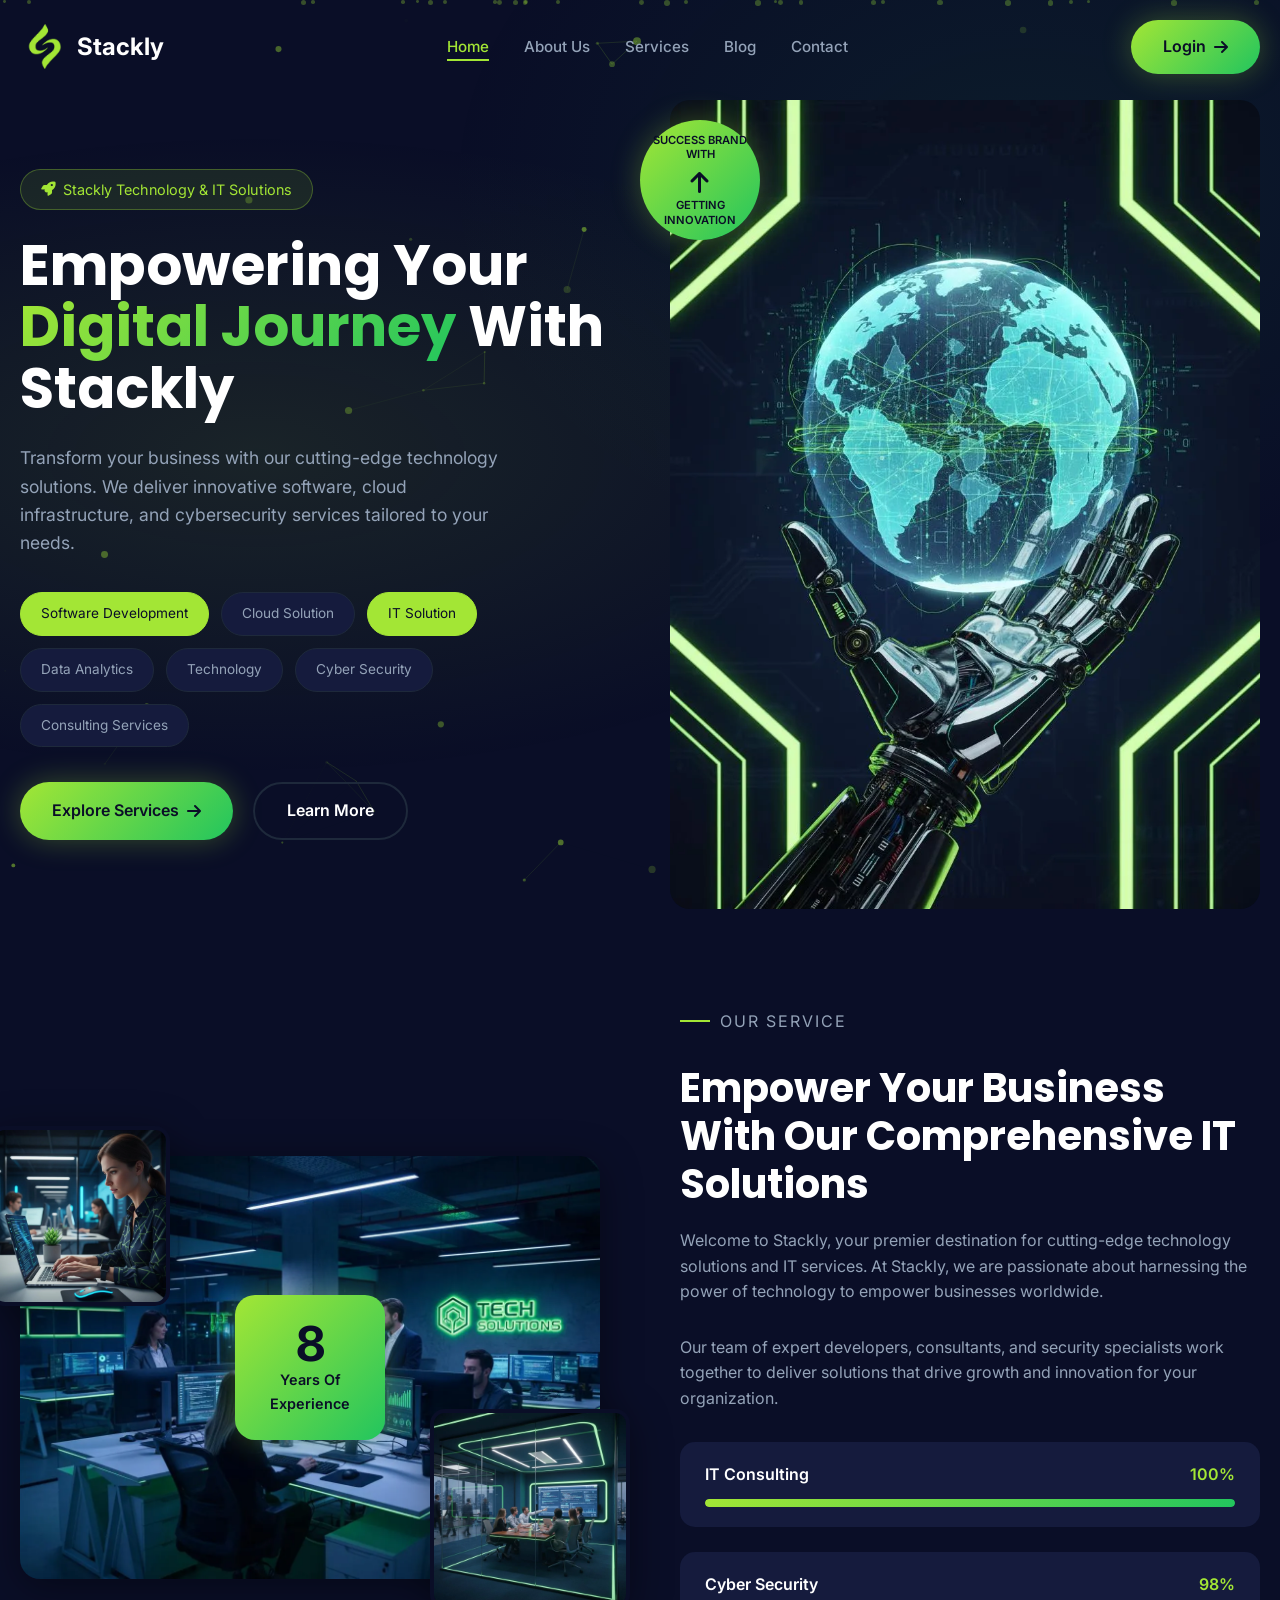
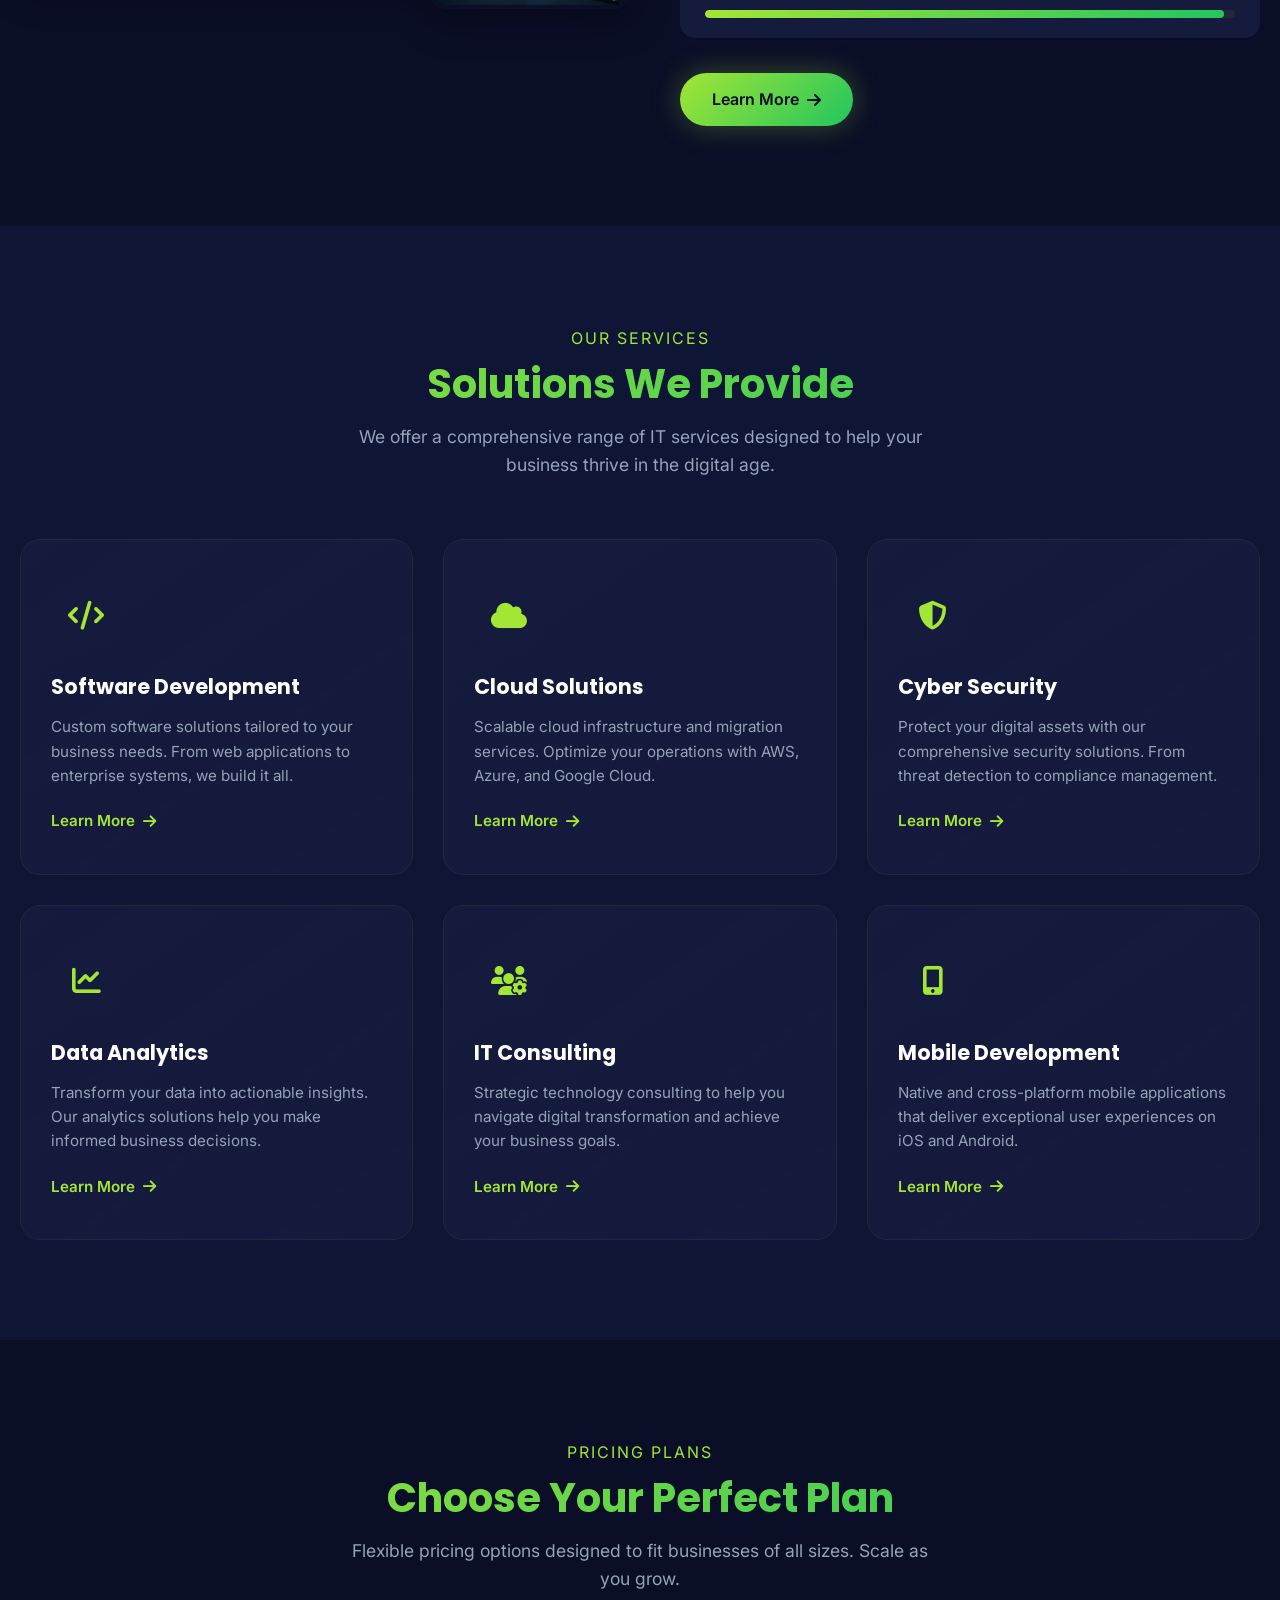
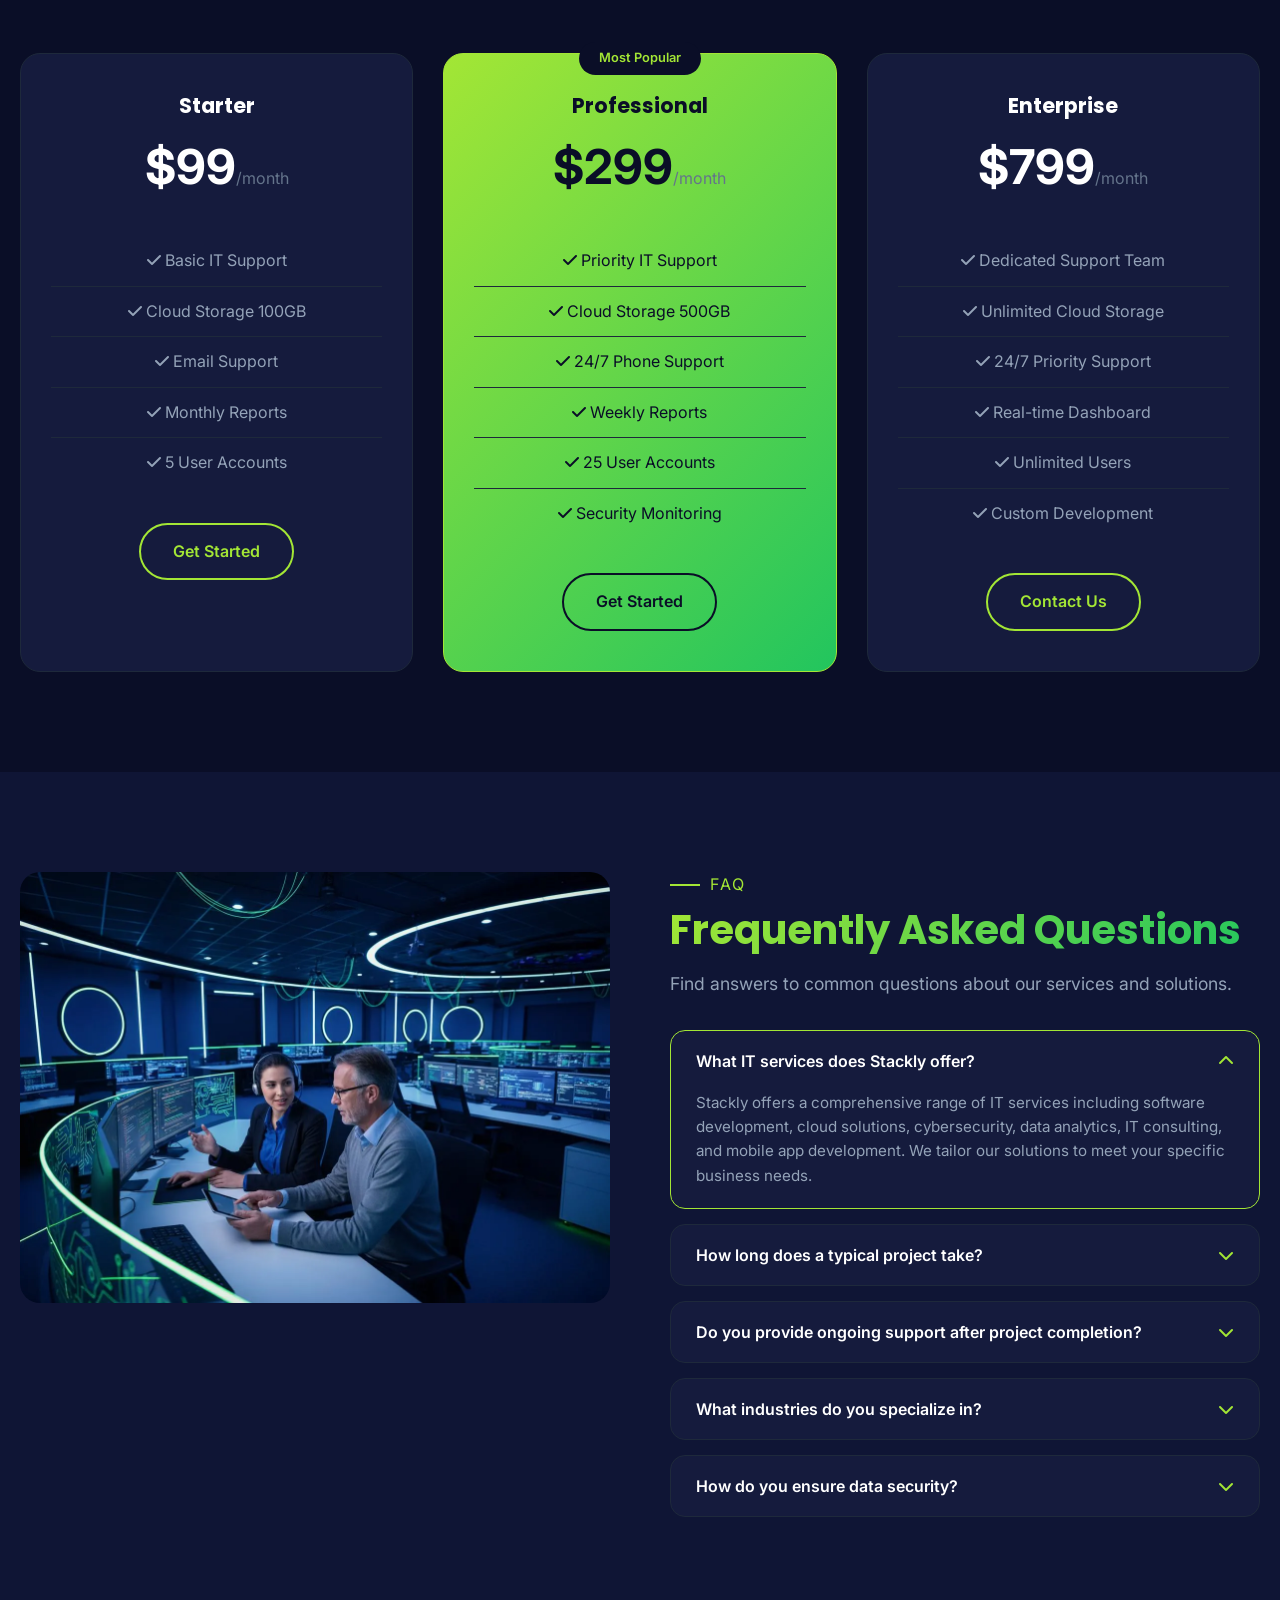
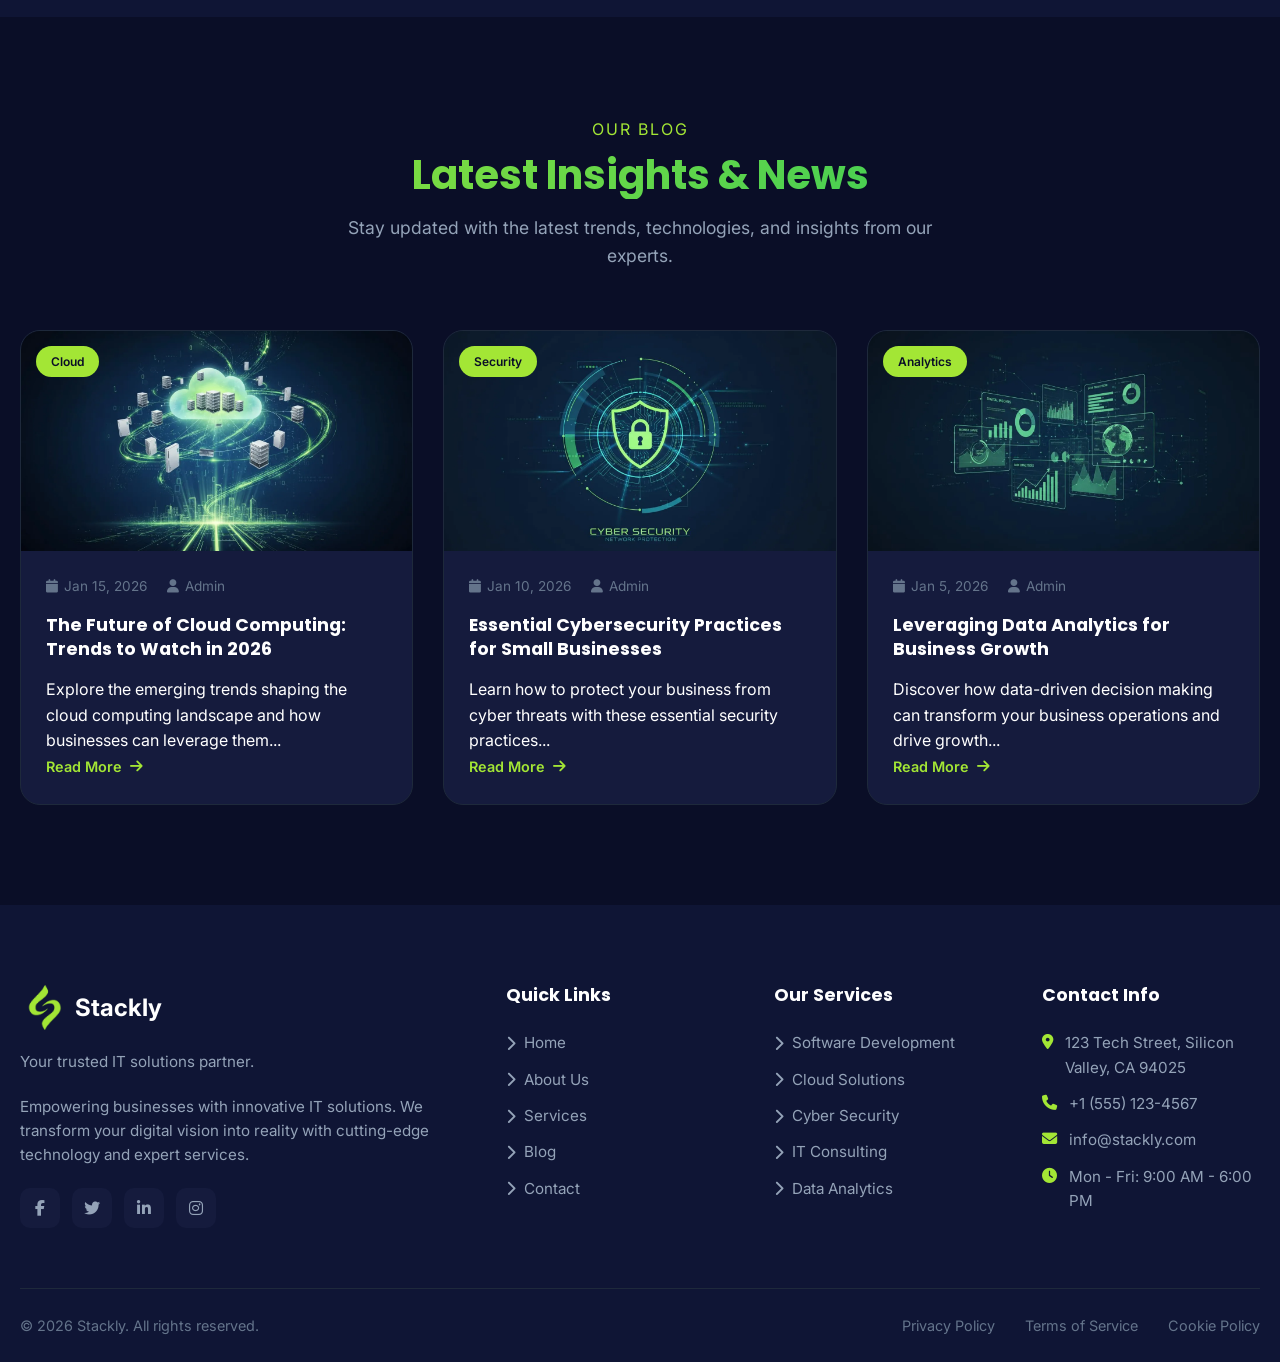
<file: index.html>
<!DOCTYPE html>
<html lang="en">
<head>
  <meta charset="UTF-8">
  <meta name="viewport" content="width=device-width, initial-scale=1.0">
  <title>Stackly - IT Solutions & Technology Services</title>
  <meta name="description" content="Stackly provides cutting-edge IT solutions, software development, cloud services, and cybersecurity for businesses worldwide.">
  
  <!-- Fonts -->
  <link rel="preconnect" href="https://fonts.googleapis.com">
  <link rel="preconnect" href="https://fonts.gstatic.com" crossorigin>
  <link href="https://fonts.googleapis.com/css2?family=Inter:wght@300;400;500;600;700&family=Poppins:wght@400;500;600;700;800&display=swap" rel="stylesheet">
  
  <!-- Font Awesome -->
  <link rel="stylesheet" href="https://cdnjs.cloudflare.com/ajax/libs/font-awesome/6.4.0/css/all.min.css">
  
  <!-- Styles -->
  <link rel="stylesheet" href="css/style.css">
  
  <!-- Favicon -->
  <link rel="icon" type="image/svg+xml" href="data:image/svg+xml,<svg xmlns='http://www.w3.org/2000/svg' viewBox='0 0 100 100'><rect fill='%23a3e635' rx='15' width='100' height='100'/><text x='50%' y='55%' dominant-baseline='middle' text-anchor='middle' font-size='50' font-weight='bold' fill='%230a0e27'>S</text></svg>">
</head>
<body>
  <!-- Page Loader -->
  <div class="page-loader">
    <div class="loader"></div>
  </div>
  
  <!-- Particle Background -->
  <div class="particles"></div>
  
  <!-- Navigation -->
  <nav class="navbar">
    <div class="container">
      <a href="index.html" class="logo">
      <img src="images/logo_green.webp" alt="Stackly Logo" class="logo-img">
      <span class="logo-text">Stackly</span>
      </a>
      
      <ul class="nav-links">
        <li><a href="index.html" class="active">Home</a></li>
        <li><a href="pages/about.html">About Us</a></li>
        <li>
          <a href="pages/services.html">Services </a>
          
        </li>
        <li><a href="pages/blog.html">Blog</a></li>
        <li><a href="pages/contact.html">Contact</a></li>
      </ul>
      
      <div class="nav-actions">
        <a href="pages/login.html" class="btn btn-primary">Login <i class="fas fa-arrow-right"></i></a>
        <button class="mobile-menu-btn" aria-label="Open Menu">
          <span></span>
          <span></span>
          <span></span>
        </button>
      </div>
    </div>
  </nav>
  
  <!-- Mobile Menu -->
  <div class="mobile-menu-overlay"></div>
  <div class="mobile-menu">
    <button class="mobile-menu-close" aria-label="Close Menu">
      <i class="fas fa-times"></i>
    </button>
    <nav class="mobile-nav-links">
      <a href="index.html" class="active">Home</a>
      <a href="pages/about.html">About Us</a>
      <a href="pages/services.html">Services</a>
      
      <a href="pages/blog.html">Blog</a>
      <a href="pages/contact.html">Contact</a>
      
    </nav>
  </div>
  
  <!-- Hero Section -->
  <section class="hero">
    <div class="hero-bg">
      <canvas id="hero-canvas"></canvas>
    </div>
    <div class="container">
      <div class="hero-grid">
        <div class="hero-content">
          <div class="hero-badge">
            <i class="fas fa-rocket"></i>
            <span>Stackly Technology & IT Solutions</span>
          </div>
          <h1 class="hero-title">
            Empowering Your <span>Digital Journey</span> With Stackly
          </h1>
          <p class="hero-description">
            Transform your business with our cutting-edge technology solutions. We deliver innovative software, cloud infrastructure, and cybersecurity services tailored to your needs.
          </p>
          <div class="hero-tags">
            <span class="tag active">Software Development</span>
            <span class="tag">Cloud Solution</span>
            <span class="tag active">IT Solution</span>
            <span class="tag">Data Analytics</span>
            <span class="tag">Technology</span>
            <span class="tag">Cyber Security</span>
            <span class="tag">Consulting Services</span>
          </div>
          <div class="hero-buttons">
            <a href="pages/services.html" class="btn btn-primary">Explore Services <i class="fas fa-arrow-right"></i></a>
            <a href="pages/about.html" class="btn btn-secondary">Learn More</a>
          </div>
        </div>
        <div class="hero-image">
          <img src="images/hero-image.webp" alt="Digital Technology Solutions">
          <div class="floating-badge top-left">
            <span>SUCCESS BRAND WITH</span>
            <span class="arrow"><i class="fas fa-arrow-up"></i></span>
            <span>GETTING INNOVATION</span>
          </div>
        </div>
      </div>
    </div>
  </section>
  
  <!-- About Section -->
  <section class="about" id="about">
    <div class="container">
      <div class="about-grid">
        <div class="about-images reveal-left">
          <div class="about-main-image">
            <img src="images/about-main.webp" alt="Our Team at Work">
          </div>
          <div class="about-small-image top">
            <img src="images/about-small-1.webp" alt="Developer Working">
          </div>
          <div class="about-small-image bottom">
            <img src="images/about-small-2.webp" alt="Team Meeting">
          </div>
          <div class="experience-badge">
            <div class="number counter" data-target="25">0</div>
            <div class="text">Years Of<br>Experience</div>
          </div>
        </div>
        <div class="about-content reveal-right">
          <p class="section-subtitle">Our Service</p>
          <h2>Empower Your Business With Our Comprehensive IT Solutions</h2>
          <p>Welcome to Stackly, your premier destination for cutting-edge technology solutions and IT services. At Stackly, we are passionate about harnessing the power of technology to empower businesses worldwide.</p>
          <p>Our team of expert developers, consultants, and security specialists work together to deliver solutions that drive growth and innovation for your organization.</p>
          
          <div class="progress-bars">
            <div class="progress-item">
              <div class="progress-header">
                <span>IT Consulting</span>
                <span class="percent">100%</span>
              </div>
              <div class="progress-bar">
                <div class="progress-fill" data-target="100"></div>
              </div>
            </div>
            <div class="progress-item">
              <div class="progress-header">
                <span>Cyber Security</span>
                <span class="percent">98%</span>
              </div>
              <div class="progress-bar">
                <div class="progress-fill" data-target="98"></div>
              </div>
            </div>
          </div>
          
          <a href="pages/about.html" class="btn btn-primary">Learn More <i class="fas fa-arrow-right"></i></a>
        </div>
      </div>
    </div>
  </section>
  
  <!-- Services Section -->
  <section class="services" id="services">
    <div class="container">
      <div class="section-header reveal">
        <p class="section-subtitle">Our Services</p>
        <h2 class="section-title">Solutions We Provide</h2>
        <p class="section-description">We offer a comprehensive range of IT services designed to help your business thrive in the digital age.</p>
      </div>
      
      <div class="services-grid">
        <div class="service-card reveal stagger-1">
          <div class="service-icon">
            <i class="fas fa-code"></i>
          </div>
          <h3>Software Development</h3>
          <p>Custom software solutions tailored to your business needs. From web applications to enterprise systems, we build it all.</p>
          <a href="pages/404.html" class="service-link">Learn More <i class="fas fa-arrow-right"></i></a>
        </div>
        
        <div class="service-card reveal stagger-2">
          <div class="service-icon">
            <i class="fas fa-cloud"></i>
          </div>
          <h3>Cloud Solutions</h3>
          <p>Scalable cloud infrastructure and migration services. Optimize your operations with AWS, Azure, and Google Cloud.</p>
          <a href="pages/404.html" class="service-link">Learn More <i class="fas fa-arrow-right"></i></a>
        </div>
        
        <div class="service-card reveal stagger-3">
          <div class="service-icon">
            <i class="fas fa-shield-alt"></i>
          </div>
          <h3>Cyber Security</h3>
          <p>Protect your digital assets with our comprehensive security solutions. From threat detection to compliance management.</p>
          <a href="pages/404.html" class="service-link">Learn More <i class="fas fa-arrow-right"></i></a>
        </div>
        
        <div class="service-card reveal stagger-4">
          <div class="service-icon">
            <i class="fas fa-chart-line"></i>
          </div>
          <h3>Data Analytics</h3>
          <p>Transform your data into actionable insights. Our analytics solutions help you make informed business decisions.</p>
          <a href="pages/404.html" class="service-link">Learn More <i class="fas fa-arrow-right"></i></a>
        </div>
        
        <div class="service-card reveal stagger-5">
          <div class="service-icon">
            <i class="fas fa-users-cog"></i>
          </div>
          <h3>IT Consulting</h3>
          <p>Strategic technology consulting to help you navigate digital transformation and achieve your business goals.</p>
          <a href="pages/404.html" class="service-link">Learn More <i class="fas fa-arrow-right"></i></a>
        </div>
        
        <div class="service-card reveal stagger-6">
          <div class="service-icon">
            <i class="fas fa-mobile-alt"></i>
          </div>
          <h3>Mobile Development</h3>
          <p>Native and cross-platform mobile applications that deliver exceptional user experiences on iOS and Android.</p>
          <a href="pages/404.html" class="service-link">Learn More <i class="fas fa-arrow-right"></i></a>
        </div>
      </div>
    </div>
  </section>
  
  <!-- Pricing Section -->
  <section class="pricing" id="pricing">
    <div class="container">
      <div class="section-header reveal">
        <p class="section-subtitle">Pricing Plans</p>
        <h2 class="section-title">Choose Your Perfect Plan</h2>
        <p class="section-description">Flexible pricing options designed to fit businesses of all sizes. Scale as you grow.</p>
      </div>
      
      <div class="pricing-grid">
        <div class="pricing-card reveal stagger-1">
          <h3 class="pricing-name">Starter</h3>
          <div class="pricing-price">$99<span>/month</span></div>
          <ul class="pricing-features">
            <li><i class="fas fa-check"></i> Basic IT Support</li>
            <li><i class="fas fa-check"></i> Cloud Storage 100GB</li>
            <li><i class="fas fa-check"></i> Email Support</li>
            <li><i class="fas fa-check"></i> Monthly Reports</li>
            <li><i class="fas fa-check"></i> 5 User Accounts</li>
          </ul>
          <a href="pages/contact.html" class="btn btn-outline">Get Started</a>
        </div>
        
        <div class="pricing-card featured reveal stagger-2">
          <div class="pricing-badge">Most Popular</div>
          <h3 class="pricing-name">Professional</h3>
          <div class="pricing-price">$299<span>/month</span></div>
          <ul class="pricing-features">
            <li><i class="fas fa-check"></i> Priority IT Support</li>
            <li><i class="fas fa-check"></i> Cloud Storage 500GB</li>
            <li><i class="fas fa-check"></i> 24/7 Phone Support</li>
            <li><i class="fas fa-check"></i> Weekly Reports</li>
            <li><i class="fas fa-check"></i> 25 User Accounts</li>
            <li><i class="fas fa-check"></i> Security Monitoring</li>
          </ul>
          <a href="pages/contact.html" class="btn btn-outline">Get Started</a>
        </div>
        
        <div class="pricing-card reveal stagger-3">
          <h3 class="pricing-name">Enterprise</h3>
          <div class="pricing-price">$799<span>/month</span></div>
          <ul class="pricing-features">
            <li><i class="fas fa-check"></i> Dedicated Support Team</li>
            <li><i class="fas fa-check"></i> Unlimited Cloud Storage</li>
            <li><i class="fas fa-check"></i> 24/7 Priority Support</li>
            <li><i class="fas fa-check"></i> Real-time Dashboard</li>
            <li><i class="fas fa-check"></i> Unlimited Users</li>
            <li><i class="fas fa-check"></i> Custom Development</li>
          </ul>
          <a href="pages/contact.html" class="btn btn-outline">Contact Us</a>
        </div>
      </div>
    </div>
  </section>
  
  <!-- FAQ Section -->
  <section class="faq" id="faq">
    <div class="container">
      <div class="faq-grid">
        <div class="faq-image reveal-left">
          <img src="images/faq-image.webp" alt="Customer Support">
        </div>
        <div class="faq-content reveal-right">
          <p class="section-subtitle">FAQ</p>
          <h2 class="section-title">Frequently Asked Questions</h2>
          <p class="section-description mb-4">Find answers to common questions about our services and solutions.</p>
          
          <div class="faq-list">
            <div class="faq-item active">
              <button class="faq-question">
                What IT services does Stackly offer?
                <i class="fas fa-chevron-down"></i>
              </button>
              <div class="faq-answer">
                <div class="faq-answer-content">
                  Stackly offers a comprehensive range of IT services including software development, cloud solutions, cybersecurity, data analytics, IT consulting, and mobile app development. We tailor our solutions to meet your specific business needs.
                </div>
              </div>
            </div>
            
            <div class="faq-item">
              <button class="faq-question">
                How long does a typical project take?
                <i class="fas fa-chevron-down"></i>
              </button>
              <div class="faq-answer">
                <div class="faq-answer-content">
                  Project timelines vary based on complexity and scope. A simple website might take 2-4 weeks, while enterprise software development can take 3-6 months. We provide detailed timelines during our initial consultation.
                </div>
              </div>
            </div>
            
            <div class="faq-item">
              <button class="faq-question">
                Do you provide ongoing support after project completion?
                <i class="fas fa-chevron-down"></i>
              </button>
              <div class="faq-answer">
                <div class="faq-answer-content">
                  Yes! We offer comprehensive maintenance and support packages. Our team is available 24/7 for critical issues, and we provide regular updates, security patches, and performance optimizations.
                </div>
              </div>
            </div>
            
            <div class="faq-item">
              <button class="faq-question">
                What industries do you specialize in?
                <i class="fas fa-chevron-down"></i>
              </button>
              <div class="faq-answer">
                <div class="faq-answer-content">
                  We have expertise across multiple industries including healthcare, finance, e-commerce, manufacturing, and education. Our diverse experience allows us to bring best practices from various sectors to your project.
                </div>
              </div>
            </div>
            
            <div class="faq-item">
              <button class="faq-question">
                How do you ensure data security?
                <i class="fas fa-chevron-down"></i>
              </button>
              <div class="faq-answer">
                <div class="faq-answer-content">
                  Security is our top priority. We implement industry-standard encryption, follow OWASP guidelines, conduct regular security audits, and ensure compliance with GDPR, HIPAA, and other relevant regulations.
                </div>
              </div>
            </div>
          </div>
        </div>
      </div>
    </div>
  </section>
  
  <!-- Blog Section -->
  <section class="blog" id="blog">
    <div class="container">
      <div class="section-header reveal">
        <p class="section-subtitle">Our Blog</p>
        <h2 class="section-title">Latest Insights & News</h2>
        <p class="section-description">Stay updated with the latest trends, technologies, and insights from our experts.</p>
      </div>
      
      <div class="blog-grid">
        <article class="blog-card reveal stagger-1">
          <div class="blog-image">
            <img src="images/blog-1.webp" alt="Cloud Computing">
            <span class="blog-category">Cloud</span>
          </div>
          <div class="blog-content">
            <div class="blog-meta">
              <span><i class="fas fa-calendar"></i> Jan 15, 2026</span>
              <span><i class="fas fa-user"></i> Admin</span>
            </div>
            <h3><a href="pages/blog.html">The Future of Cloud Computing: Trends to Watch in 2026</a></h3>
            <p>Explore the emerging trends shaping the cloud computing landscape and how businesses can leverage them...</p>
            <a href="pages/blog.html" class="read-more">Read More <i class="fas fa-arrow-right"></i></a>
          </div>
        </article>
        
        <article class="blog-card reveal stagger-2">
          <div class="blog-image">
            <img src="images/blog-2.webp" alt="Cybersecurity">
            <span class="blog-category">Security</span>
          </div>
          <div class="blog-content">
            <div class="blog-meta">
              <span><i class="fas fa-calendar"></i> Jan 10, 2026</span>
              <span><i class="fas fa-user"></i> Admin</span>
            </div>
            <h3><a href="pages/blog.html">Essential Cybersecurity Practices for Small Businesses</a></h3>
            <p>Learn how to protect your business from cyber threats with these essential security practices...</p>
            <a href="pages/blog.html" class="read-more">Read More <i class="fas fa-arrow-right"></i></a>
          </div>
        </article>
        
        <article class="blog-card reveal stagger-3">
          <div class="blog-image">
            <img src="images/blog-3.webp" alt="Data Analytics">
            <span class="blog-category">Analytics</span>
          </div>
          <div class="blog-content">
            <div class="blog-meta">
              <span><i class="fas fa-calendar"></i> Jan 5, 2026</span>
              <span><i class="fas fa-user"></i> Admin</span>
            </div>
            <h3><a href="pages/blog.html">Leveraging Data Analytics for Business Growth</a></h3>
            <p>Discover how data-driven decision making can transform your business operations and drive growth...</p>
            <a href="pages/blog.html" class="read-more">Read More <i class="fas fa-arrow-right"></i></a>
          </div>
        </article>
      </div>
    </div>
  </section>
  
  <!-- Footer -->
  <footer class="footer">
    <div class="container">
      <div class="footer-grid">
        <div class="footer-brand">
          <div class="footer-brand">
       <a href="index.html" class="logo">
       <img src="images/logo_green.webp" alt="Stackly Logo" class="logo-img">
       <span class="logo-text">Stackly</span>
       </a>
  <p>Your trusted IT solutions partner.</p>
</div>
          <p>Empowering businesses with innovative IT solutions. We transform your digital vision into reality with cutting-edge technology and expert services.</p>
          <div class="footer-social">
            <a href="pages/404.html" aria-label="Facebook"><i class="fab fa-facebook-f"></i></a>
            <a href="pages/404.html" aria-label="Twitter"><i class="fab fa-twitter"></i></a>
            <a href="pages/404.html" aria-label="LinkedIn"><i class="fab fa-linkedin-in"></i></a>
            <a href="pages/404.html" aria-label="Instagram"><i class="fab fa-instagram"></i></a>
          </div>
        </div>
        
        <div class="footer-links">
          <h4>Quick Links</h4>
          <ul>
            <li><a href="index.html"><i class="fas fa-chevron-right"></i> Home</a></li>
            <li><a href="pages/about.html"><i class="fas fa-chevron-right"></i> About Us</a></li>
            <li><a href="pages/services.html"><i class="fas fa-chevron-right"></i> Services</a></li>
            <li><a href="pages/blog.html"><i class="fas fa-chevron-right"></i> Blog</a></li>
            <li><a href="pages/contact.html"><i class="fas fa-chevron-right"></i> Contact</a></li>
          </ul>
        </div>
        
        <div class="footer-links">
          <h4>Our Services</h4>
          <ul>
            <li><a href="pages/services.html#software"><i class="fas fa-chevron-right"></i> Software Development</a></li>
            <li><a href="pages/services.html#cloud"><i class="fas fa-chevron-right"></i> Cloud Solutions</a></li>
            <li><a href="pages/services.html#security"><i class="fas fa-chevron-right"></i> Cyber Security</a></li>
            <li><a href="pages/services.html#consulting"><i class="fas fa-chevron-right"></i> IT Consulting</a></li>
            <li><a href="pages/services.html#analytics"><i class="fas fa-chevron-right"></i> Data Analytics</a></li>
          </ul>
        </div>
        
        <div class="footer-links">
          <h4>Contact Info</h4>
          <ul class="footer-contact">
            <li><i class="fas fa-map-marker-alt"></i> 123 Tech Street, Silicon Valley, CA 94025</li>
            <li><i class="fas fa-phone"></i> +1 (555) 123-4567</li>
            <li><i class="fas fa-envelope"></i> info@stackly.com</li>
            <li><i class="fas fa-clock"></i> Mon - Fri: 9:00 AM - 6:00 PM</li>
          </ul>
        </div>
      </div>
      
      <div class="footer-bottom">
        <p>&copy; 2026 Stackly. All rights reserved.</p>
        <div class="footer-bottom-links">
          <a href="pages/404.html">Privacy Policy</a>
          <a href="pages/404.html">Terms of Service</a>
          <a href="pages/404.html">Cookie Policy</a>
        </div>
      </div>
    </div>
  </footer>
  
  <!-- Scroll to Top Button -->
  <button class="scroll-top" aria-label="Scroll to Top">
    <i class="fas fa-arrow-up"></i>
  </button>
  
  <!-- Scripts -->
  <script src="js/main.js"></script>
</body>
</html>
</file>
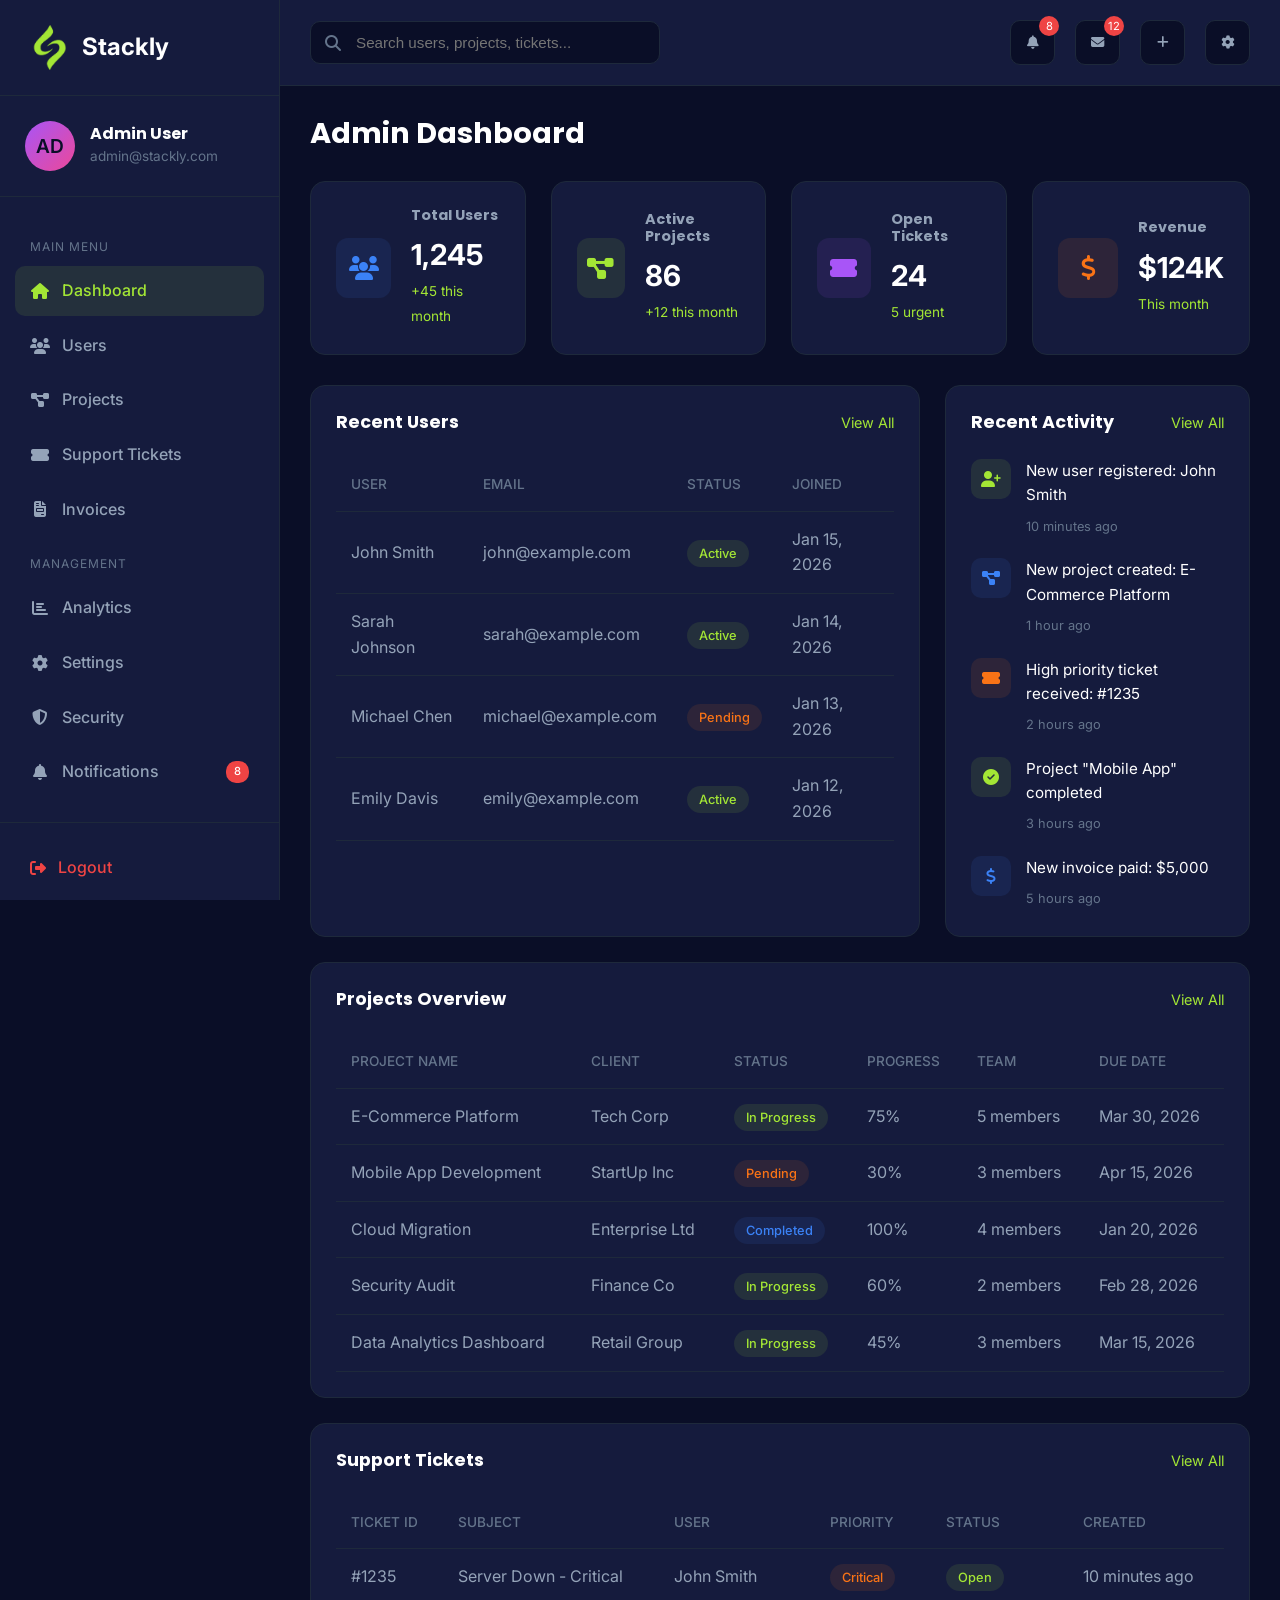
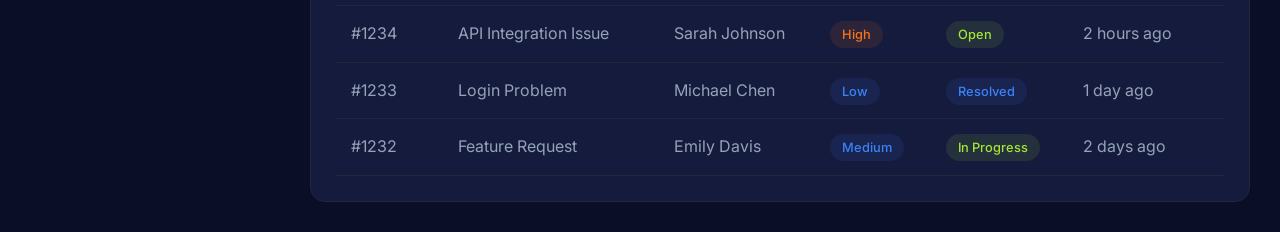
<file: pages/admin-dashboard.html>
<!DOCTYPE html>
<html lang="en">
<head>
  <meta charset="UTF-8">
  <meta name="viewport" content="width=device-width, initial-scale=1.0">
  <title>Admin Dashboard - Stackly IT Solutions</title>
  
  <link rel="preconnect" href="https://fonts.googleapis.com">
  <link rel="preconnect" href="https://fonts.gstatic.com" crossorigin>
  <link href="https://fonts.googleapis.com/css2?family=Inter:wght@300;400;500;600;700&family=Poppins:wght@400;500;600;700;800&display=swap" rel="stylesheet">
  <link rel="stylesheet" href="https://cdnjs.cloudflare.com/ajax/libs/font-awesome/6.4.0/css/all.min.css">
  <link rel="stylesheet" href="../css/style.css">
  <link rel="stylesheet" href="../css/pages.css">
  
  <link rel="icon" type="image/svg+xml" href="data:image/svg+xml,<svg xmlns='http://www.w3.org/2000/svg' viewBox='0 0 100 100'><rect fill='%23a3e635' rx='15' width='100' height='100'/><text x='50%' y='55%' dominant-baseline='middle' text-anchor='middle' font-size='50' font-weight='bold' fill='%230a0e27'>S</text></svg>">
</head>
<body>
  <div class="page-loader">
    <div class="loader"></div>
  </div>
  
  <div class="dashboard">
    <!-- Sidebar -->
    <aside class="dashboard-sidebar">
      <div class="sidebar-header">
        <a href="../index.html" class="logo">
      <img src="../images/logo_green.webp" alt="Stackly Logo" class="logo-img">
      <span class="logo-text">Stackly</span>
      </a>
      </div>
      
      <div class="sidebar-user">
        <div class="user-avatar" style="background: linear-gradient(135deg, #a855f7, #ec4899);">AD</div>
        <div class="user-info">
          <h4>Admin User</h4>
          <p>admin@stackly.com</p>
        </div>
      </div>
      
      <nav class="sidebar-nav">
        <p class="sidebar-nav-title">Main Menu</p>
        <a href="admin-dashboard.html" class="active">
          <i class="fas fa-home"></i>
          <span>Dashboard</span>
        </a>
        <a href="404.html">
          <i class="fas fa-users"></i>
          <span>Users</span>
        </a>
        <a href="404.html">
          <i class="fas fa-project-diagram"></i>
          <span>Projects</span>
        </a>
        <a href="404.html">
          <i class="fas fa-ticket-alt"></i>
          <span>Support Tickets</span>
        </a>
        <a href="404.html">
          <i class="fas fa-file-invoice"></i>
          <span>Invoices</span>
        </a>
        
        <p class="sidebar-nav-title">Management</p>
        <a href="404.html">
          <i class="fas fa-chart-bar"></i>
          <span>Analytics</span>
        </a>
        <a href="404.html">
          <i class="fas fa-cog"></i>
          <span>Settings</span>
        </a>
        <a href="404.html">
          <i class="fas fa-shield-alt"></i>
          <span>Security</span>
        </a>
        <a href="404.html">
          <i class="fas fa-bell"></i>
          <span>Notifications</span>
          <span class="badge" style="margin-left: auto; background: #ef4444; color: white; padding: 2px 8px; border-radius: 10px; font-size: 0.7rem;">8</span>
        </a>
      </nav>
      
      <div class="sidebar-footer">
        <a href="../index.html">
          <i class="fas fa-sign-out-alt"></i>
          <span>Logout</span>
        </a>
      </div>
    </aside>
    
    <!-- Main Content -->
    <main class="dashboard-main">
      <!-- Header -->
      <header class="dashboard-header">
        <button class="sidebar-toggle" onclick="document.querySelector('.dashboard-sidebar').classList.toggle('active')">
          <i class="fas fa-bars"></i>
        </button>
        
        <div class="header-search">
          <i class="fas fa-search"></i>
          <input type="text" placeholder="Search users, projects, tickets...">
        </div>
        
        <div class="header-actions">
          <a href="404.html">
            <button class="header-btn">
              <i class="fas fa-bell"></i>
              <span class="badge">8</span>
            </button>
          </a>
          <a href="404.html">
            <button class="header-btn">
              <i class="fas fa-envelope"></i>
              <span class="badge">12</span>
            </button>
          </a>
          <a href="404.html">
            <button class="header-btn">
              <i class="fas fa-plus"></i>
            </button>
          </a>
          <a href="404.html">
            <button class="header-btn">
              <i class="fas fa-cog"></i>
            </button>
          </a>
        </div>
      </header>
      
      <!-- Content -->
      <div class="dashboard-content">
        <h1 class="dashboard-title">Admin Dashboard</h1>
        
        <!-- Stats Cards -->
        <div class="dashboard-stats">
          <div class="stat-card reveal stagger-1">
            <div class="stat-card-icon blue">
              <i class="fas fa-users"></i>
            </div>
            <div class="stat-card-content">
              <h4>Total Users</h4>
              <p>1,245</p>
              <span>+45 this month</span>
            </div>
          </div>
          
          <div class="stat-card reveal stagger-2">
            <div class="stat-card-icon green">
              <i class="fas fa-project-diagram"></i>
            </div>
            <div class="stat-card-content">
              <h4>Active Projects</h4>
              <p>86</p>
              <span>+12 this month</span>
            </div>
          </div>
          
          <div class="stat-card reveal stagger-3">
            <div class="stat-card-icon purple">
              <i class="fas fa-ticket-alt"></i>
            </div>
            <div class="stat-card-content">
              <h4>Open Tickets</h4>
              <p>24</p>
              <span>5 urgent</span>
            </div>
          </div>
          
          <div class="stat-card reveal stagger-4">
            <div class="stat-card-icon orange">
              <i class="fas fa-dollar-sign"></i>
            </div>
            <div class="stat-card-content">
              <h4>Revenue</h4>
              <p>$124K</p>
              <span>This month</span>
            </div>
          </div>
        </div>
        
        <!-- Dashboard Grid -->
        <div class="dashboard-grid">
          <!-- Recent Users -->
          <div class="dashboard-card reveal">
            <div class="dashboard-card-header">
              <h3>Recent Users</h3>
              <a href="404.html" class="view-all">View All</a>
            </div>
            <table class="data-table">
              <thead>
                <tr>
                  <th>User</th>
                  <th>Email</th>
                  <th>Status</th>
                  <th>Joined</th>
                </tr>
              </thead>
              <tbody>
                <tr>
                  <td>John Smith</td>
                  <td>john@example.com</td>
                  <td><span class="status-badge active">Active</span></td>
                  <td>Jan 15, 2026</td>
                </tr>
                <tr>
                  <td>Sarah Johnson</td>
                  <td>sarah@example.com</td>
                  <td><span class="status-badge active">Active</span></td>
                  <td>Jan 14, 2026</td>
                </tr>
                <tr>
                  <td>Michael Chen</td>
                  <td>michael@example.com</td>
                  <td><span class="status-badge pending">Pending</span></td>
                  <td>Jan 13, 2026</td>
                </tr>
                <tr>
                  <td>Emily Davis</td>
                  <td>emily@example.com</td>
                  <td><span class="status-badge active">Active</span></td>
                  <td>Jan 12, 2026</td>
                </tr>
              </tbody>
            </table>
          </div>
          
          <!-- Activity Feed -->
          <div class="dashboard-card reveal">
            <div class="dashboard-card-header">
              <h3>Recent Activity</h3>
              <a href="404.html" class="view-all">View All</a>
            </div>
            <div class="activity-list">
              <div class="activity-item">
                <div class="activity-icon success">
                  <i class="fas fa-user-plus"></i>
                </div>
                <div class="activity-content">
                  <p>New user registered: John Smith</p>
                  <span>10 minutes ago</span>
                </div>
              </div>
              <div class="activity-item">
                <div class="activity-icon info">
                  <i class="fas fa-project-diagram"></i>
                </div>
                <div class="activity-content">
                  <p>New project created: E-Commerce Platform</p>
                  <span>1 hour ago</span>
                </div>
              </div>
              <div class="activity-item">
                <div class="activity-icon warning">
                  <i class="fas fa-ticket-alt"></i>
                </div>
                <div class="activity-content">
                  <p>High priority ticket received: #1235</p>
                  <span>2 hours ago</span>
                </div>
              </div>
              <div class="activity-item">
                <div class="activity-icon success">
                  <i class="fas fa-check-circle"></i>
                </div>
                <div class="activity-content">
                  <p>Project "Mobile App" completed</p>
                  <span>3 hours ago</span>
                </div>
              </div>
              <div class="activity-item">
                <div class="activity-icon info">
                  <i class="fas fa-dollar-sign"></i>
                </div>
                <div class="activity-content">
                  <p>New invoice paid: $5,000</p>
                  <span>5 hours ago</span>
                </div>
              </div>
            </div>
          </div>
        </div>
        
        <!-- Projects Overview -->
        <div class="dashboard-card reveal" style="margin-top: 25px;">
          <div class="dashboard-card-header">
            <h3>Projects Overview</h3>
            <a href="404.html" class="view-all">View All</a>
          </div>
          <table class="data-table">
            <thead>
              <tr>
                <th>Project Name</th>
                <th>Client</th>
                <th>Status</th>
                <th>Progress</th>
                <th>Team</th>
                <th>Due Date</th>
              </tr>
            </thead>
            <tbody>
              <tr>
                <td>E-Commerce Platform</td>
                <td>Tech Corp</td>
                <td><span class="status-badge active">In Progress</span></td>
                <td>75%</td>
                <td>5 members</td>
                <td>Mar 30, 2026</td>
              </tr>
              <tr>
                <td>Mobile App Development</td>
                <td>StartUp Inc</td>
                <td><span class="status-badge pending">Pending</span></td>
                <td>30%</td>
                <td>3 members</td>
                <td>Apr 15, 2026</td>
              </tr>
              <tr>
                <td>Cloud Migration</td>
                <td>Enterprise Ltd</td>
                <td><span class="status-badge completed">Completed</span></td>
                <td>100%</td>
                <td>4 members</td>
                <td>Jan 20, 2026</td>
              </tr>
              <tr>
                <td>Security Audit</td>
                <td>Finance Co</td>
                <td><span class="status-badge active">In Progress</span></td>
                <td>60%</td>
                <td>2 members</td>
                <td>Feb 28, 2026</td>
              </tr>
              <tr>
                <td>Data Analytics Dashboard</td>
                <td>Retail Group</td>
                <td><span class="status-badge active">In Progress</span></td>
                <td>45%</td>
                <td>3 members</td>
                <td>Mar 15, 2026</td>
              </tr>
            </tbody>
          </table>
        </div>
        
        <!-- Support Tickets -->
        <div class="dashboard-card reveal" style="margin-top: 25px;">
          <div class="dashboard-card-header">
            <h3>Support Tickets</h3>
            <a href="404.html" class="view-all">View All</a>
          </div>
          <table class="data-table">
            <thead>
              <tr>
                <th>Ticket ID</th>
                <th>Subject</th>
                <th>User</th>
                <th>Priority</th>
                <th>Status</th>
                <th>Created</th>
              </tr>
            </thead>
            <tbody>
              <tr>
                <td>#1235</td>
                <td>Server Down - Critical</td>
                <td>John Smith</td>
                <td><span class="status-badge pending">Critical</span></td>
                <td><span class="status-badge active">Open</span></td>
                <td>10 minutes ago</td>
              </tr>
              <tr>
                <td>#1234</td>
                <td>API Integration Issue</td>
                <td>Sarah Johnson</td>
                <td><span class="status-badge pending">High</span></td>
                <td><span class="status-badge active">Open</span></td>
                <td>2 hours ago</td>
              </tr>
              <tr>
                <td>#1233</td>
                <td>Login Problem</td>
                <td>Michael Chen</td>
                <td><span class="status-badge completed">Low</span></td>
                <td><span class="status-badge completed">Resolved</span></td>
                <td>1 day ago</td>
              </tr>
              <tr>
                <td>#1232</td>
                <td>Feature Request</td>
                <td>Emily Davis</td>
                <td><span class="status-badge completed">Medium</span></td>
                <td><span class="status-badge active">In Progress</span></td>
                <td>2 days ago</td>
              </tr>
            </tbody>
          </table>
        </div>
      </div>
    </main>
  </div>
  
  <script src="../js/main.js"></script>
</body>
</html>
</file>
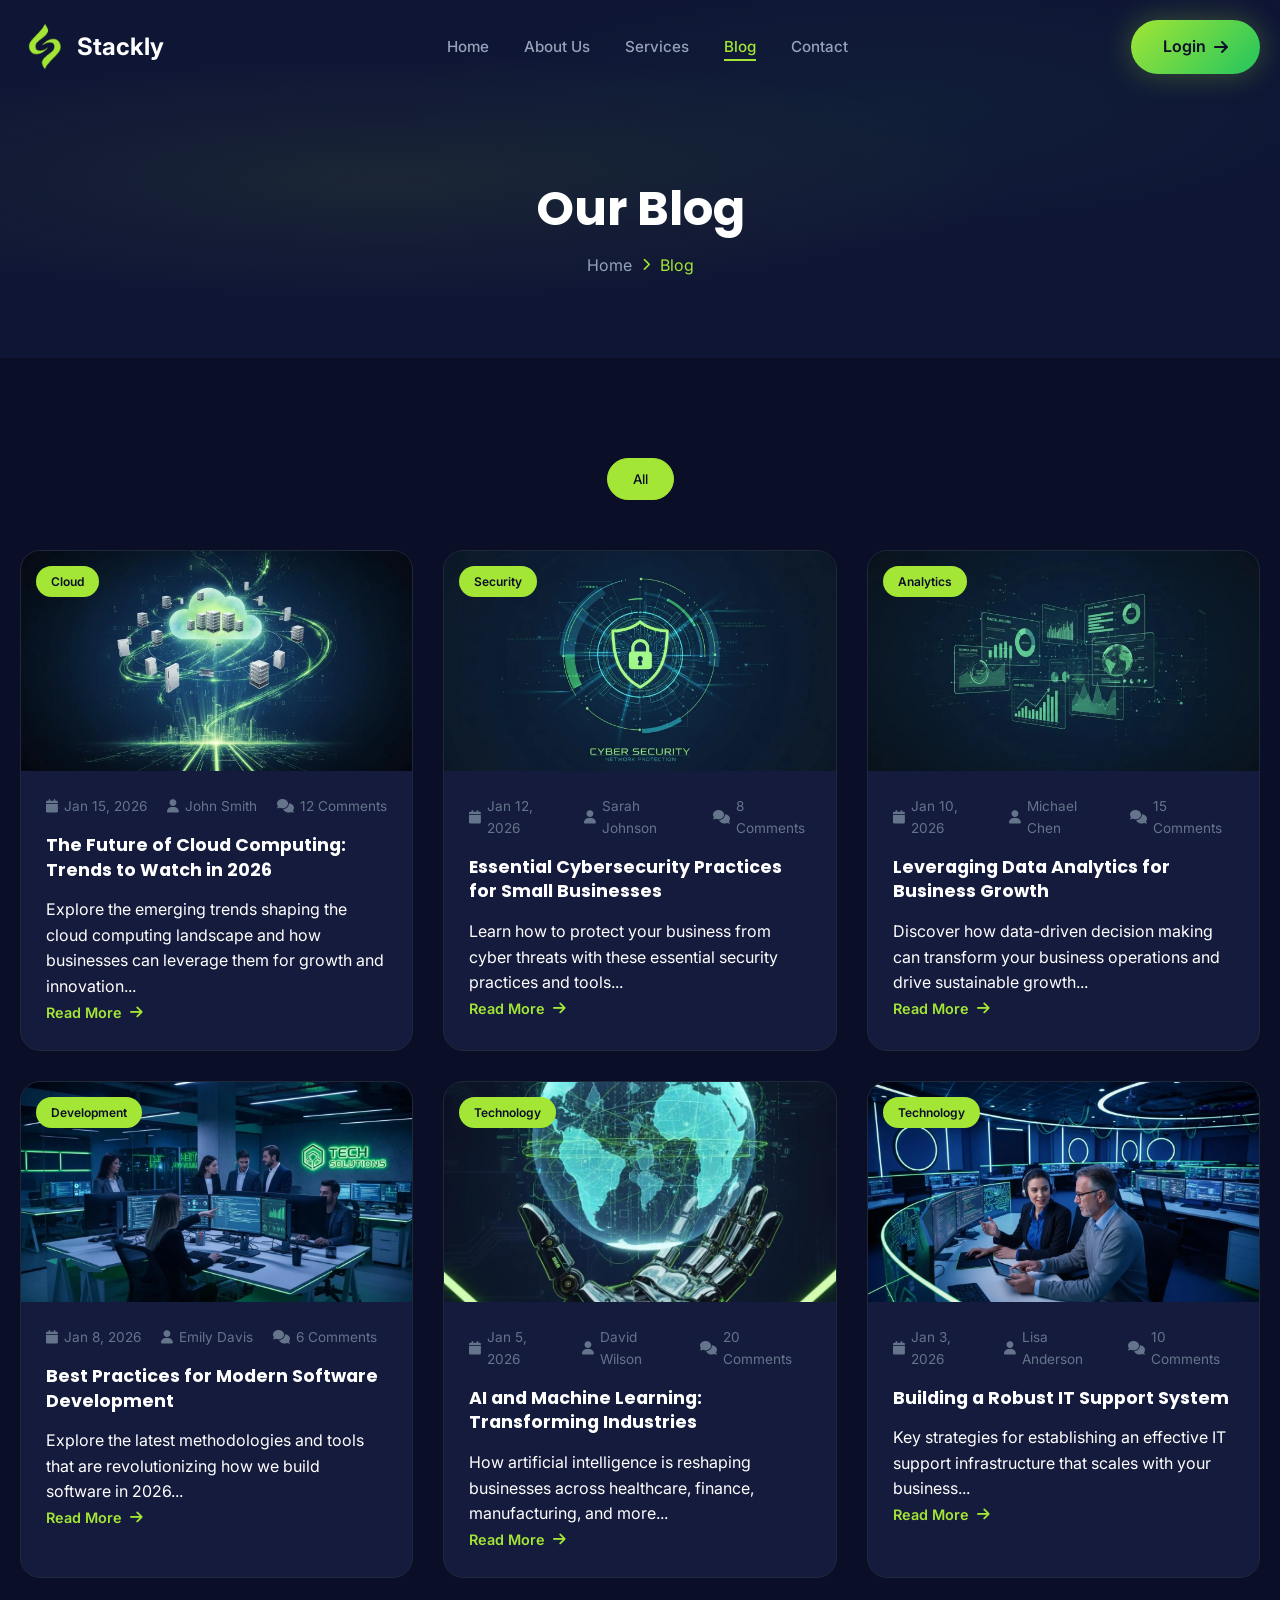
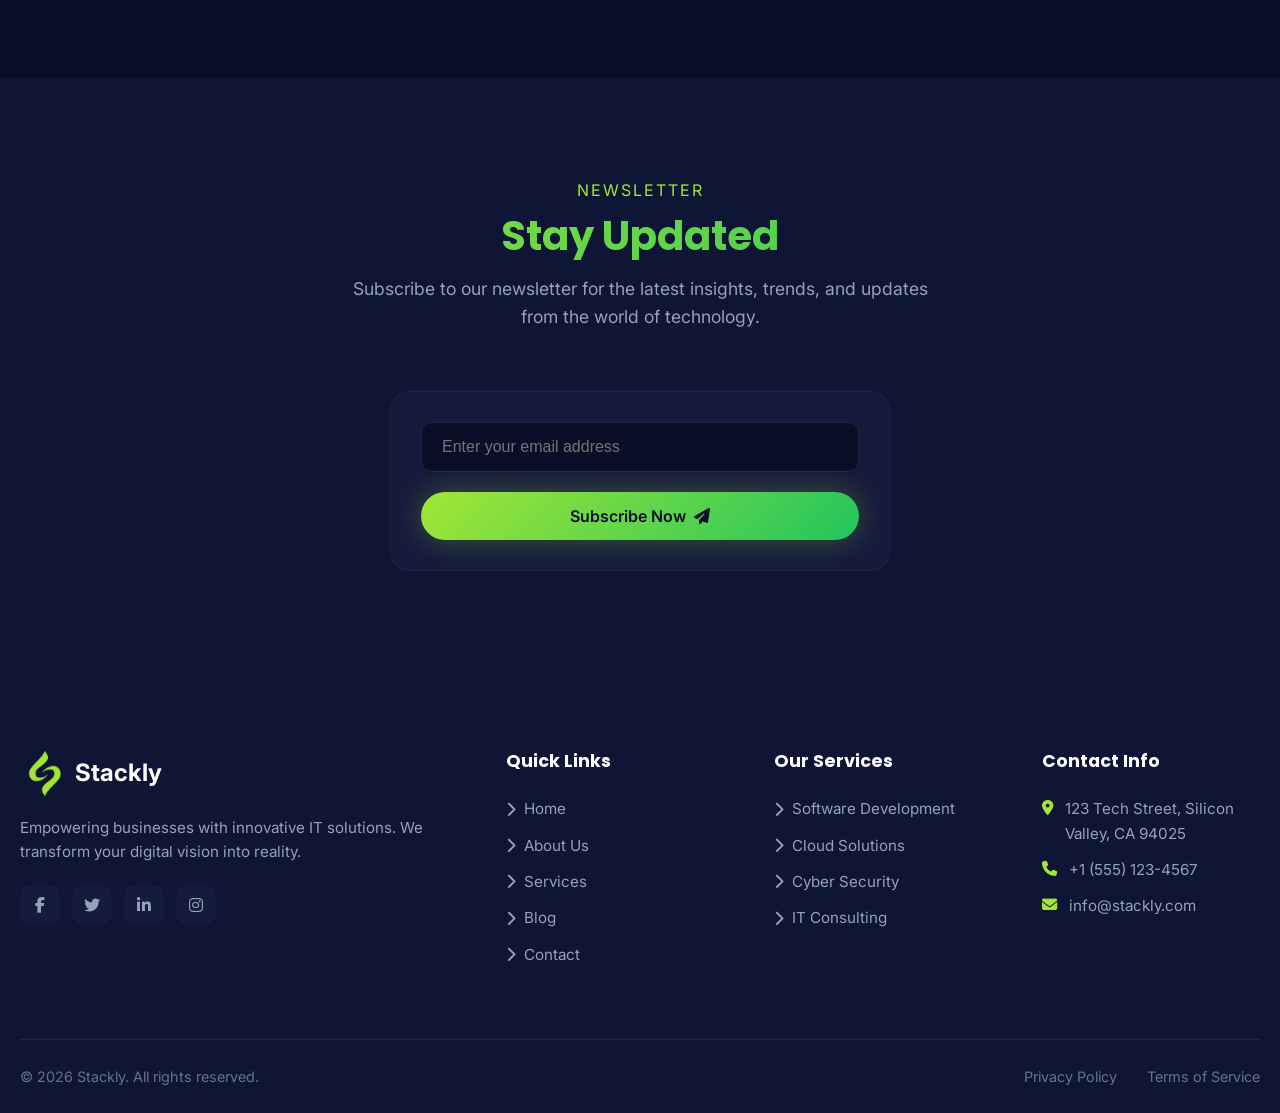
<file: pages/blog.html>
<!DOCTYPE html>
<html lang="en">
<head>
  <meta charset="UTF-8">
  <meta name="viewport" content="width=device-width, initial-scale=1.0">
  <title>Blog - Stackly IT Solutions</title>
  <meta name="description" content="Stay updated with the latest IT trends, insights, and news from Stackly's expert team.">
  
  <link rel="preconnect" href="https://fonts.googleapis.com">
  <link rel="preconnect" href="https://fonts.gstatic.com" crossorigin>
  <link href="https://fonts.googleapis.com/css2?family=Inter:wght@300;400;500;600;700&family=Poppins:wght@400;500;600;700;800&display=swap" rel="stylesheet">
  <link rel="stylesheet" href="https://cdnjs.cloudflare.com/ajax/libs/font-awesome/6.4.0/css/all.min.css">
  <link rel="stylesheet" href="../css/style.css">
  <link rel="stylesheet" href="../css/pages.css">
  
  <link rel="icon" type="image/svg+xml" href="data:image/svg+xml,<svg xmlns='http://www.w3.org/2000/svg' viewBox='0 0 100 100'><rect fill='%23a3e635' rx='15' width='100' height='100'/><text x='50%' y='55%' dominant-baseline='middle' text-anchor='middle' font-size='50' font-weight='bold' fill='%230a0e27'>S</text></svg>">
</head>
<body>
  <div class="page-loader">
    <div class="loader"></div>
  </div>
  
  <div class="particles"></div>
  
  <!-- Navigation -->
  <nav class="navbar">
    <div class="container">
      <a href="../index.html" class="logo">
      <img src="../images/logo_green.webp" alt="Stackly Logo" class="logo-img">
      <span class="logo-text">Stackly</span>
      </a>
      
      <ul class="nav-links">
        <li><a href="../index.html">Home</a></li>
        <li><a href="about.html">About Us</a></li>
        <li>
          <a href="services.html">Services </a>
          
        </li>
        <li><a href="blog.html" class="active">Blog</a></li>
        <li><a href="contact.html">Contact</a></li>
      </ul>
      
      <div class="nav-actions">
        <a href="login.html" class="btn btn-primary">Login <i class="fas fa-arrow-right"></i></a>
        <button class="mobile-menu-btn" aria-label="Open Menu">
          <span></span>
          <span></span>
          <span></span>
        </button>
      </div>
    </div>
  </nav>
  
  <!-- Mobile Menu -->
  <div class="mobile-menu-overlay"></div>
  <div class="mobile-menu">
    <button class="mobile-menu-close" aria-label="Close Menu">
      <i class="fas fa-times"></i>
    </button>
    <nav class="mobile-nav-links">
      <a href="../index.html">Home</a>
      <a href="about.html">About Us</a>
      <a href="services.html">Services</a>
      <a href="blog.html" class="active">Blog</a>
      <a href="contact.html">Contact</a>
      
    </nav>
  </div>
  
  <!-- Page Header -->
  <header class="page-header">
    <div class="container">
      <div class="page-header-content">
        <h1>Our Blog</h1>
        <nav class="breadcrumb">
          <a href="../index.html">Home</a>
          <i class="fas fa-chevron-right"></i>
          <span>Blog</span>
        </nav>
      </div>
    </div>
  </header>
  
  <!-- Blog Section -->
  <section class="blog-page">
    <div class="container">
      <!-- Filter Buttons -->
      <div class="blog-filter reveal">
        <button class="filter-btn active">All</button>
        
      </div>
      
      <!-- Blog Grid -->
      <div class="blog-grid">
        <article class="blog-card reveal stagger-1">
          <div class="blog-image">
            <img src="../images/blog-1.webp" alt="Cloud Computing">
            <span class="blog-category">Cloud</span>
          </div>
          <div class="blog-content">
            <div class="blog-meta">
              <span><i class="fas fa-calendar"></i> Jan 15, 2026</span>
              <span><i class="fas fa-user"></i> John Smith</span>
              <span><i class="fas fa-comments"></i> 12 Comments</span>
            </div>
            <h3><a href="404.html">The Future of Cloud Computing: Trends to Watch in 2026</a></h3>
            <p>Explore the emerging trends shaping the cloud computing landscape and how businesses can leverage them for growth and innovation...</p>
            <a href="404.html" class="read-more">Read More <i class="fas fa-arrow-right"></i></a>
          </div>
        </article>
        
        <article class="blog-card reveal stagger-2">
          <div class="blog-image">
            <img src="../images/blog-2.webp" alt="Cybersecurity">
            <span class="blog-category">Security</span>
          </div>
          <div class="blog-content">
            <div class="blog-meta">
              <span><i class="fas fa-calendar"></i> Jan 12, 2026</span>
              <span><i class="fas fa-user"></i> Sarah Johnson</span>
              <span><i class="fas fa-comments"></i> 8 Comments</span>
            </div>
            <h3><a href="404.html">Essential Cybersecurity Practices for Small Businesses</a></h3>
            <p>Learn how to protect your business from cyber threats with these essential security practices and tools...</p>
            <a href="404.html" class="read-more">Read More <i class="fas fa-arrow-right"></i></a>
          </div>
        </article>
        
        <article class="blog-card reveal stagger-3">
          <div class="blog-image">
            <img src="../images/blog-3.webp" alt="Data Analytics">
            <span class="blog-category">Analytics</span>
          </div>
          <div class="blog-content">
            <div class="blog-meta">
              <span><i class="fas fa-calendar"></i> Jan 10, 2026</span>
              <span><i class="fas fa-user"></i> Michael Chen</span>
              <span><i class="fas fa-comments"></i> 15 Comments</span>
            </div>
            <h3><a href="404.html">Leveraging Data Analytics for Business Growth</a></h3>
            <p>Discover how data-driven decision making can transform your business operations and drive sustainable growth...</p>
            <a href="404.html" class="read-more">Read More <i class="fas fa-arrow-right"></i></a>
          </div>
        </article>
        
        <article class="blog-card reveal stagger-1">
          <div class="blog-image">
            <img src="../images/about-main.webp" alt="Software Development">
            <span class="blog-category">Development</span>
          </div>
          <div class="blog-content">
            <div class="blog-meta">
              <span><i class="fas fa-calendar"></i> Jan 8, 2026</span>
              <span><i class="fas fa-user"></i> Emily Davis</span>
              <span><i class="fas fa-comments"></i> 6 Comments</span>
            </div>
            <h3><a href="404.html">Best Practices for Modern Software Development</a></h3>
            <p>Explore the latest methodologies and tools that are revolutionizing how we build software in 2026...</p>
            <a href="404.html" class="read-more">Read More <i class="fas fa-arrow-right"></i></a>
          </div>
        </article>
        
        <article class="blog-card reveal stagger-2">
          <div class="blog-image">
            <img src="../images/hero-image.webp" alt="AI Technology">
            <span class="blog-category">Technology</span>
          </div>
          <div class="blog-content">
            <div class="blog-meta">
              <span><i class="fas fa-calendar"></i> Jan 5, 2026</span>
              <span><i class="fas fa-user"></i> David Wilson</span>
              <span><i class="fas fa-comments"></i> 20 Comments</span>
            </div>
            <h3><a href="404.html">AI and Machine Learning: Transforming Industries</a></h3>
            <p>How artificial intelligence is reshaping businesses across healthcare, finance, manufacturing, and more...</p>
            <a href="404.html" class="read-more">Read More <i class="fas fa-arrow-right"></i></a>
          </div>
        </article>
        
        <article class="blog-card reveal stagger-3">
          <div class="blog-image">
            <img src="../images/faq-image.webp" alt="IT Support">
            <span class="blog-category">Technology</span>
          </div>
          <div class="blog-content">
            <div class="blog-meta">
              <span><i class="fas fa-calendar"></i> Jan 3, 2026</span>
              <span><i class="fas fa-user"></i> Lisa Anderson</span>
              <span><i class="fas fa-comments"></i> 10 Comments</span>
            </div>
            <h3><a href="404.html">Building a Robust IT Support System</a></h3>
            <p>Key strategies for establishing an effective IT support infrastructure that scales with your business...</p>
            <a href="404.html" class="read-more">Read More <i class="fas fa-arrow-right"></i></a>
          </div>
        </article>
      </div>
      
      <!-- Pagination -->
      
    </div>
  </section>
  
  <!-- Newsletter Section -->
  <section class="services">
    <div class="container">
      <div class="section-header reveal">
        <p class="section-subtitle">Newsletter</p>
        <h2 class="section-title">Stay Updated</h2>
        <p class="section-description">Subscribe to our newsletter for the latest insights, trends, and updates from the world of technology.</p>
      </div>
      
      <div class="reveal" style="max-width: 500px; margin: 0 auto;">
        <form action="404.html" class="contact-form-wrapper" style="padding: 30px;">
          <div class="form-group" style="margin-bottom: 20px;">
            <input type="email" placeholder="Enter your email address" required>
          </div>
          <button type="submit" class="btn btn-primary" style="width: 100%;">Subscribe Now <i class="fas fa-paper-plane"></i></button>
        </form>
      </div>
    </div>
  </section>
  
  <!-- Footer -->
  <footer class="footer">
    <div class="container">
      <div class="footer-grid">
        <div class="footer-brand">
          <a href="../index.html" class="logo">
       <img src="../images/logo_green.webp" alt="Stackly Logo" class="logo-img">
       <span class="logo-text">Stackly</span>
       </a>
          <p>Empowering businesses with innovative IT solutions. We transform your digital vision into reality.</p>
          <div class="footer-social">
            <a href="404.html"><i class="fab fa-facebook-f"></i></a>
            <a href="404.html"><i class="fab fa-twitter"></i></a>
            <a href="404.html"><i class="fab fa-linkedin-in"></i></a>
            <a href="404.html"><i class="fab fa-instagram"></i></a>
          </div>
        </div>
        
        <div class="footer-links">
          <h4>Quick Links</h4>
          <ul>
            <li><a href="../index.html"><i class="fas fa-chevron-right"></i> Home</a></li>
            <li><a href="about.html"><i class="fas fa-chevron-right"></i> About Us</a></li>
            <li><a href="services.html"><i class="fas fa-chevron-right"></i> Services</a></li>
            <li><a href="blog.html"><i class="fas fa-chevron-right"></i> Blog</a></li>
            <li><a href="contact.html"><i class="fas fa-chevron-right"></i> Contact</a></li>
          </ul>
        </div>
        
        <div class="footer-links">
          <h4>Our Services</h4>
          <ul>
            <li><a href="services.html#software"><i class="fas fa-chevron-right"></i> Software Development</a></li>
            <li><a href="services.html#cloud"><i class="fas fa-chevron-right"></i> Cloud Solutions</a></li>
            <li><a href="services.html#security"><i class="fas fa-chevron-right"></i> Cyber Security</a></li>
            <li><a href="services.html#consulting"><i class="fas fa-chevron-right"></i> IT Consulting</a></li>
          </ul>
        </div>
        
        <div class="footer-links">
          <h4>Contact Info</h4>
          <ul class="footer-contact">
            <li><i class="fas fa-map-marker-alt"></i> 123 Tech Street, Silicon Valley, CA 94025</li>
            <li><i class="fas fa-phone"></i> +1 (555) 123-4567</li>
            <li><i class="fas fa-envelope"></i> info@stackly.com</li>
          </ul>
        </div>
      </div>
      
      <div class="footer-bottom">
        <p>&copy; 2026 Stackly. All rights reserved.</p>
        <div class="footer-bottom-links">
          <a href="404.html">Privacy Policy</a>
          <a href="404.html">Terms of Service</a>
        </div>
      </div>
    </div>
  </footer>
  
  <button class="scroll-top" aria-label="Scroll to Top">
    <i class="fas fa-arrow-up"></i>
  </button>
  
  <script src="../js/main.js"></script>
</body>
</html>
</file>
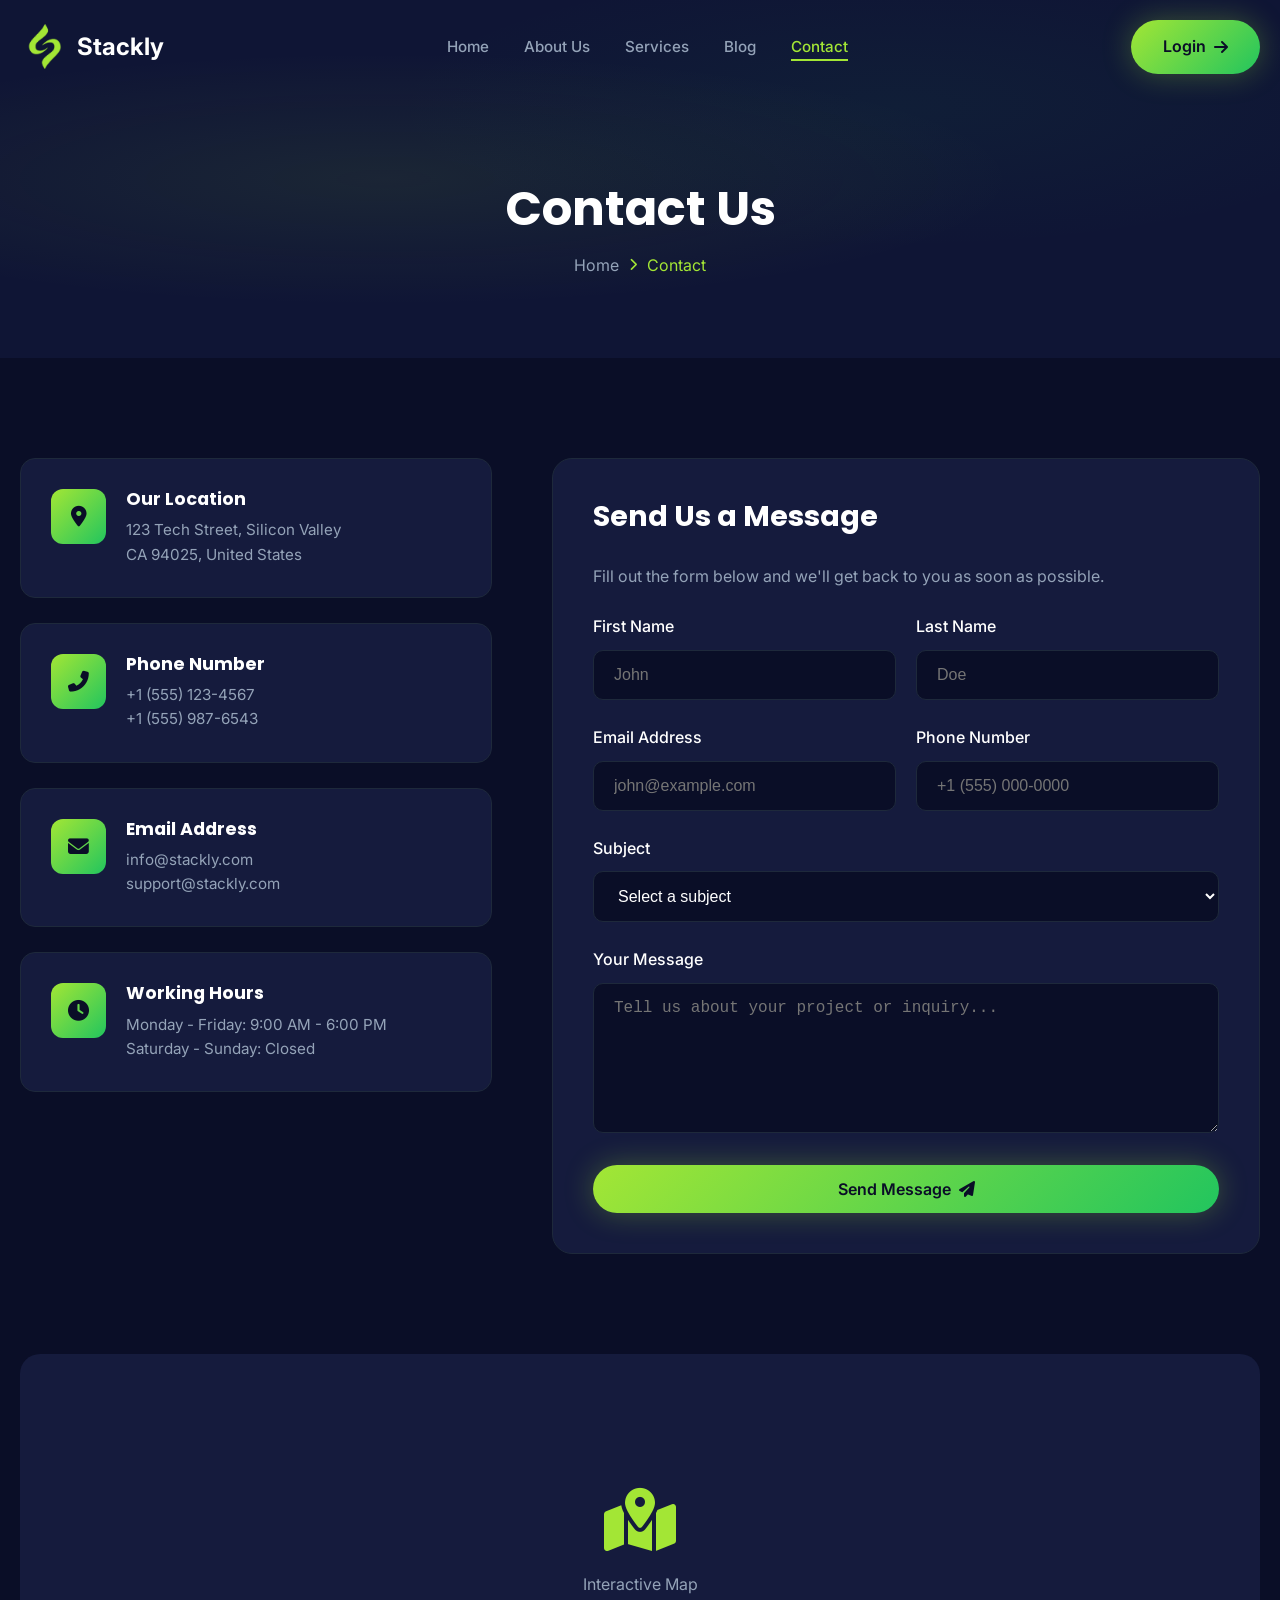
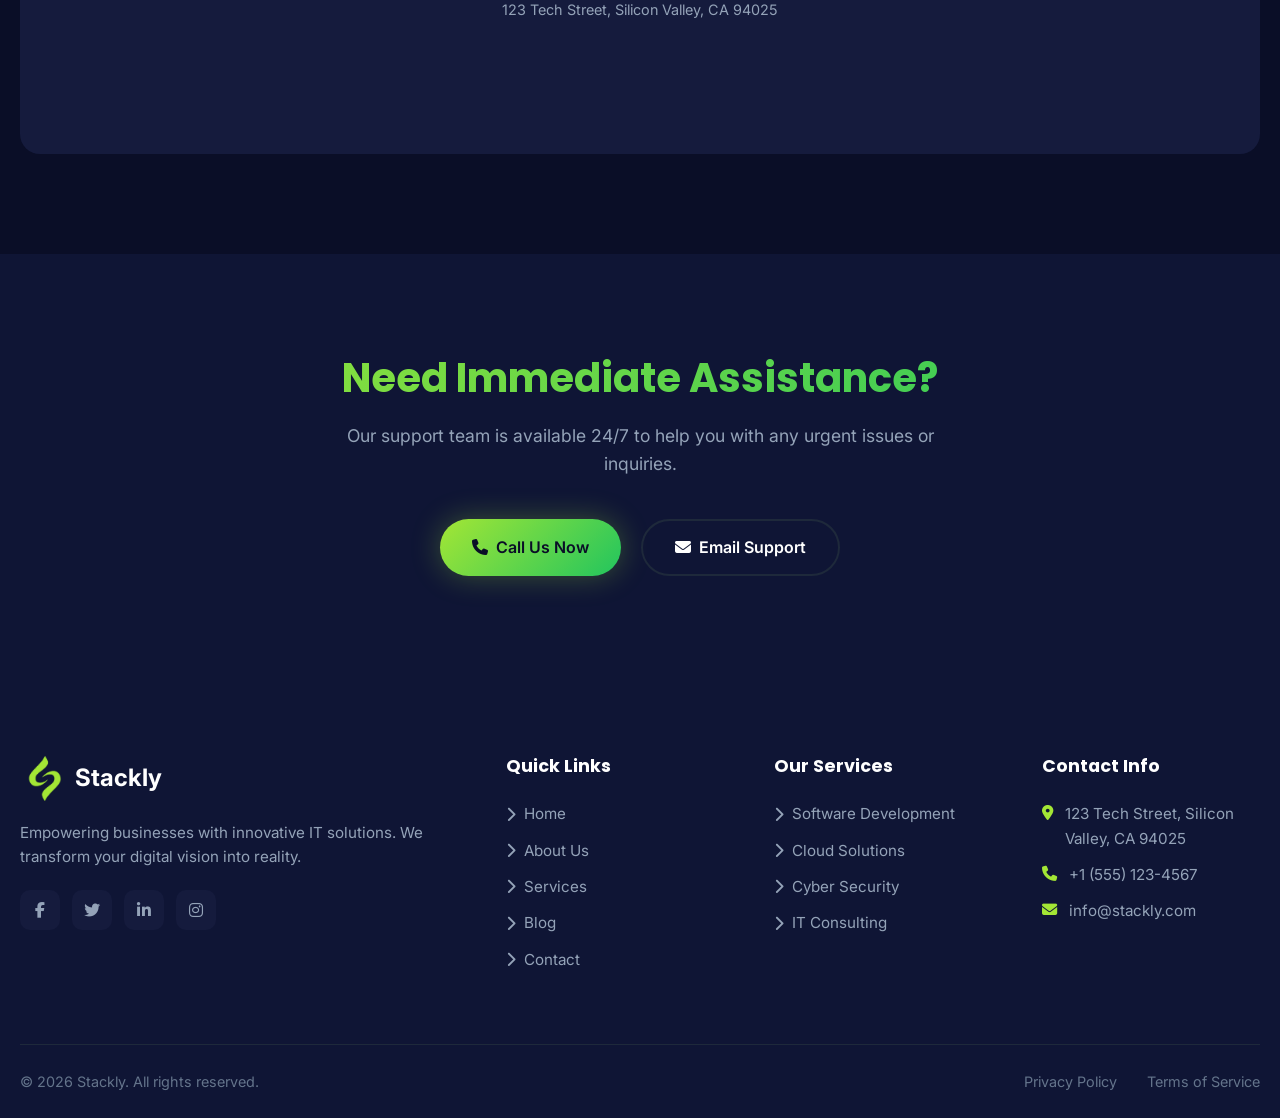
<file: pages/contact.html>
<!DOCTYPE html>
<html lang="en">
<head>
  <meta charset="UTF-8">
  <meta name="viewport" content="width=device-width, initial-scale=1.0">
  <title>Contact Us - Stackly IT Solutions</title>
  <meta name="description" content="Get in touch with Stackly for all your IT solutions needs. We're here to help transform your business.">
  
  <link rel="preconnect" href="https://fonts.googleapis.com">
  <link rel="preconnect" href="https://fonts.gstatic.com" crossorigin>
  <link href="https://fonts.googleapis.com/css2?family=Inter:wght@300;400;500;600;700&family=Poppins:wght@400;500;600;700;800&display=swap" rel="stylesheet">
  <link rel="stylesheet" href="https://cdnjs.cloudflare.com/ajax/libs/font-awesome/6.4.0/css/all.min.css">
  <link rel="stylesheet" href="../css/style.css">
  <link rel="stylesheet" href="../css/pages.css">
  
  <link rel="icon" type="image/svg+xml" href="data:image/svg+xml,<svg xmlns='http://www.w3.org/2000/svg' viewBox='0 0 100 100'><rect fill='%23a3e635' rx='15' width='100' height='100'/><text x='50%' y='55%' dominant-baseline='middle' text-anchor='middle' font-size='50' font-weight='bold' fill='%230a0e27'>S</text></svg>">
</head>
<body>
  <div class="page-loader">
    <div class="loader"></div>
  </div>
  
  <div class="particles"></div>
  
  <!-- Navigation -->
  <nav class="navbar">
    <div class="container">
      <a href="../index.html" class="logo">
      <img src="../images/logo_green.webp" alt="Stackly Logo" class="logo-img">
      <span class="logo-text">Stackly</span>
      </a>
      
      <ul class="nav-links">
        <li><a href="../index.html">Home</a></li>
        <li><a href="about.html">About Us</a></li>
        <li><a href="services.html">Services </a>
        </li>
        <li><a href="blog.html">Blog</a></li>
        <li><a href="contact.html" class="active">Contact</a></li>
      </ul>
      
      <div class="nav-actions">
        <a href="login.html" class="btn btn-primary">Login <i class="fas fa-arrow-right"></i></a>
        <button class="mobile-menu-btn" aria-label="Open Menu">
          <span></span>
          <span></span>
          <span></span>
        </button>
      </div>
    </div>
  </nav>
  
  <!-- Mobile Menu -->
  <div class="mobile-menu-overlay"></div>
  <div class="mobile-menu">
    <button class="mobile-menu-close" aria-label="Close Menu">
      <i class="fas fa-times"></i>
    </button>
    <nav class="mobile-nav-links">
      <a href="../index.html">Home</a>
      <a href="about.html">About Us</a>
      <a href="services.html">Services</a>
      <a href="blog.html">Blog</a>
      <a href="contact.html" class="active">Contact</a>
     
    </nav>
  </div>
  
  <!-- Page Header -->
  <header class="page-header">
    <div class="container">
      <div class="page-header-content">
        <h1>Contact Us</h1>
        <nav class="breadcrumb">
          <a href="../index.html">Home</a>
          <i class="fas fa-chevron-right"></i>
          <span>Contact</span>
        </nav>
      </div>
    </div>
  </header>
  
  <!-- Contact Section -->
  <section class="contact-section">
    <div class="container">
      <div class="contact-grid">
        <!-- Contact Info -->
        <div class="contact-info reveal-left">
          <div class="contact-card">
            <div class="contact-card-icon">
              <i class="fas fa-map-marker-alt"></i>
            </div>
            <div class="contact-card-content">
              <h3>Our Location</h3>
              <p>123 Tech Street, Silicon Valley<br>CA 94025, United States</p>
            </div>
          </div>
          
          <div class="contact-card">
            <div class="contact-card-icon">
              <i class="fas fa-phone-alt"></i>
            </div>
            <div class="contact-card-content">
              <h3>Phone Number</h3>
              <p>+1 (555) 123-4567<br>+1 (555) 987-6543</p>
            </div>
          </div>
          
          <div class="contact-card">
            <div class="contact-card-icon">
              <i class="fas fa-envelope"></i>
            </div>
            <div class="contact-card-content">
              <h3>Email Address</h3>
              <p>info@stackly.com<br>support@stackly.com</p>
            </div>
          </div>
          
          <div class="contact-card">
            <div class="contact-card-icon">
              <i class="fas fa-clock"></i>
            </div>
            <div class="contact-card-content">
              <h3>Working Hours</h3>
              <p>Monday - Friday: 9:00 AM - 6:00 PM<br>Saturday - Sunday: Closed</p>
            </div>
          </div>
        </div>
        
        <!-- Contact Form -->
        <div class="contact-form-wrapper reveal-right">
          <h2>Send Us a Message</h2>
          <p style="color: var(--text-secondary); margin-bottom: 25px;">Fill out the form below and we'll get back to you as soon as possible.</p>
          
          <form action="404.html" id="contactForm">
            <div class="form-row">
              <div class="form-group">
                <label for="firstName">First Name</label>
                <input type="text" id="firstName" name="firstName" placeholder="John" required>
              </div>
              <div class="form-group">
                <label for="lastName">Last Name</label>
                <input type="text" id="lastName" name="lastName" placeholder="Doe" required>
              </div>
            </div>
            
            <div class="form-row">
              <div class="form-group">
                <label for="email">Email Address</label>
                <input type="email" id="email" name="email" placeholder="john@example.com" required>
              </div>
              <div class="form-group">
                <label for="phone">Phone Number</label>
                <input type="tel" id="phone" name="phone" placeholder="+1 (555) 000-0000">
              </div>
            </div>
            
            <div class="form-group">
              <label for="subject">Subject</label>
              <select id="subject" name="subject" required>
                <option value="">Select a subject</option>
                <option value="general">General Inquiry</option>
                <option value="software">Software Development</option>
                <option value="cloud">Cloud Solutions</option>
                <option value="security">Cyber Security</option>
                <option value="consulting">IT Consulting</option>
                <option value="support">Technical Support</option>
              </select>
            </div>
            
            <div class="form-group">
              <label for="message">Your Message</label>
              <textarea id="message" name="message" placeholder="Tell us about your project or inquiry..." required></textarea>
            </div>
            
            <button type="submit" class="btn btn-primary" style="width: 100%;">
              Send Message <i class="fas fa-paper-plane"></i>
            </button>
          </form>
        </div>
      </div>
    </div>
  </section>
  
  <!-- Map Section -->
  <section class="map-section">
    <div class="container">
      <div class="map-container reveal">
        <div class="map-placeholder">
          <i class="fas fa-map-marked-alt"></i>
          <p>Interactive Map</p>
          <p style="font-size: 0.9rem;">123 Tech Street, Silicon Valley, CA 94025</p>
        </div>
      </div>
    </div>
  </section>
  
  <!-- CTA Section -->
  <section class="services" style="text-align: center;">
    <div class="container">
      <div class="reveal">
        <h2 class="section-title" style="margin-bottom: 20px;">Need Immediate Assistance?</h2>
        <p class="section-description" style="margin: 0 auto 40px;">Our support team is available 24/7 to help you with any urgent issues or inquiries.</p>
        <div style="display: flex; gap: 20px; justify-content: center; flex-wrap: wrap;">
          <a href="404.html" class="btn btn-primary">
            <i class="fas fa-phone"></i> Call Us Now
          </a>
          <a href="404.html" class="btn btn-secondary">
            <i class="fas fa-envelope"></i> Email Support
          </a>
        </div>
      </div>
    </div>
  </section>
  
  <!-- Footer -->
  <footer class="footer">
    <div class="container">
      <div class="footer-grid">
        <div class="footer-brand">
          <a href="../index.html" class="logo">
       <img src="../images/logo_green.webp" alt="Stackly Logo" class="logo-img">
       <span class="logo-text">Stackly</span>
       </a>
          <p>Empowering businesses with innovative IT solutions. We transform your digital vision into reality.</p>
          <div class="footer-social">
            <a href="404.html"><i class="fab fa-facebook-f"></i></a>
            <a href="404.html"><i class="fab fa-twitter"></i></a>
            <a href="404.html"><i class="fab fa-linkedin-in"></i></a>
            <a href="404.html"><i class="fab fa-instagram"></i></a>
          </div>
        </div>
        
        <div class="footer-links">
          <h4>Quick Links</h4>
          <ul>
            <li><a href="../index.html"><i class="fas fa-chevron-right"></i> Home</a></li>
            <li><a href="about.html"><i class="fas fa-chevron-right"></i> About Us</a></li>
            <li><a href="services.html"><i class="fas fa-chevron-right"></i> Services</a></li>
            <li><a href="blog.html"><i class="fas fa-chevron-right"></i> Blog</a></li>
            <li><a href="contact.html"><i class="fas fa-chevron-right"></i> Contact</a></li>
          </ul>
        </div>
        
        <div class="footer-links">
          <h4>Our Services</h4>
          <ul>
            <li><a href="services.html#software"><i class="fas fa-chevron-right"></i> Software Development</a></li>
            <li><a href="services.html#cloud"><i class="fas fa-chevron-right"></i> Cloud Solutions</a></li>
            <li><a href="services.html#security"><i class="fas fa-chevron-right"></i> Cyber Security</a></li>
            <li><a href="services.html#consulting"><i class="fas fa-chevron-right"></i> IT Consulting</a></li>
          </ul>
        </div>
        
        <div class="footer-links">
          <h4>Contact Info</h4>
          <ul class="footer-contact">
            <li><i class="fas fa-map-marker-alt"></i> 123 Tech Street, Silicon Valley, CA 94025</li>
            <li><i class="fas fa-phone"></i> +1 (555) 123-4567</li>
            <li><i class="fas fa-envelope"></i> info@stackly.com</li>
          </ul>
        </div>
      </div>
      
      <div class="footer-bottom">
        <p>&copy; 2026 Stackly. All rights reserved.</p>
        <div class="footer-bottom-links">
          <a href="404.html">Privacy Policy</a>
          <a href="404.html">Terms of Service</a>
        </div>
      </div>
    </div>
  </footer>
  
  <button class="scroll-top" aria-label="Scroll to Top">
    <i class="fas fa-arrow-up"></i>
  </button>
  
  <script src="../js/main.js"></script>
  
</body>
</html>
</file>
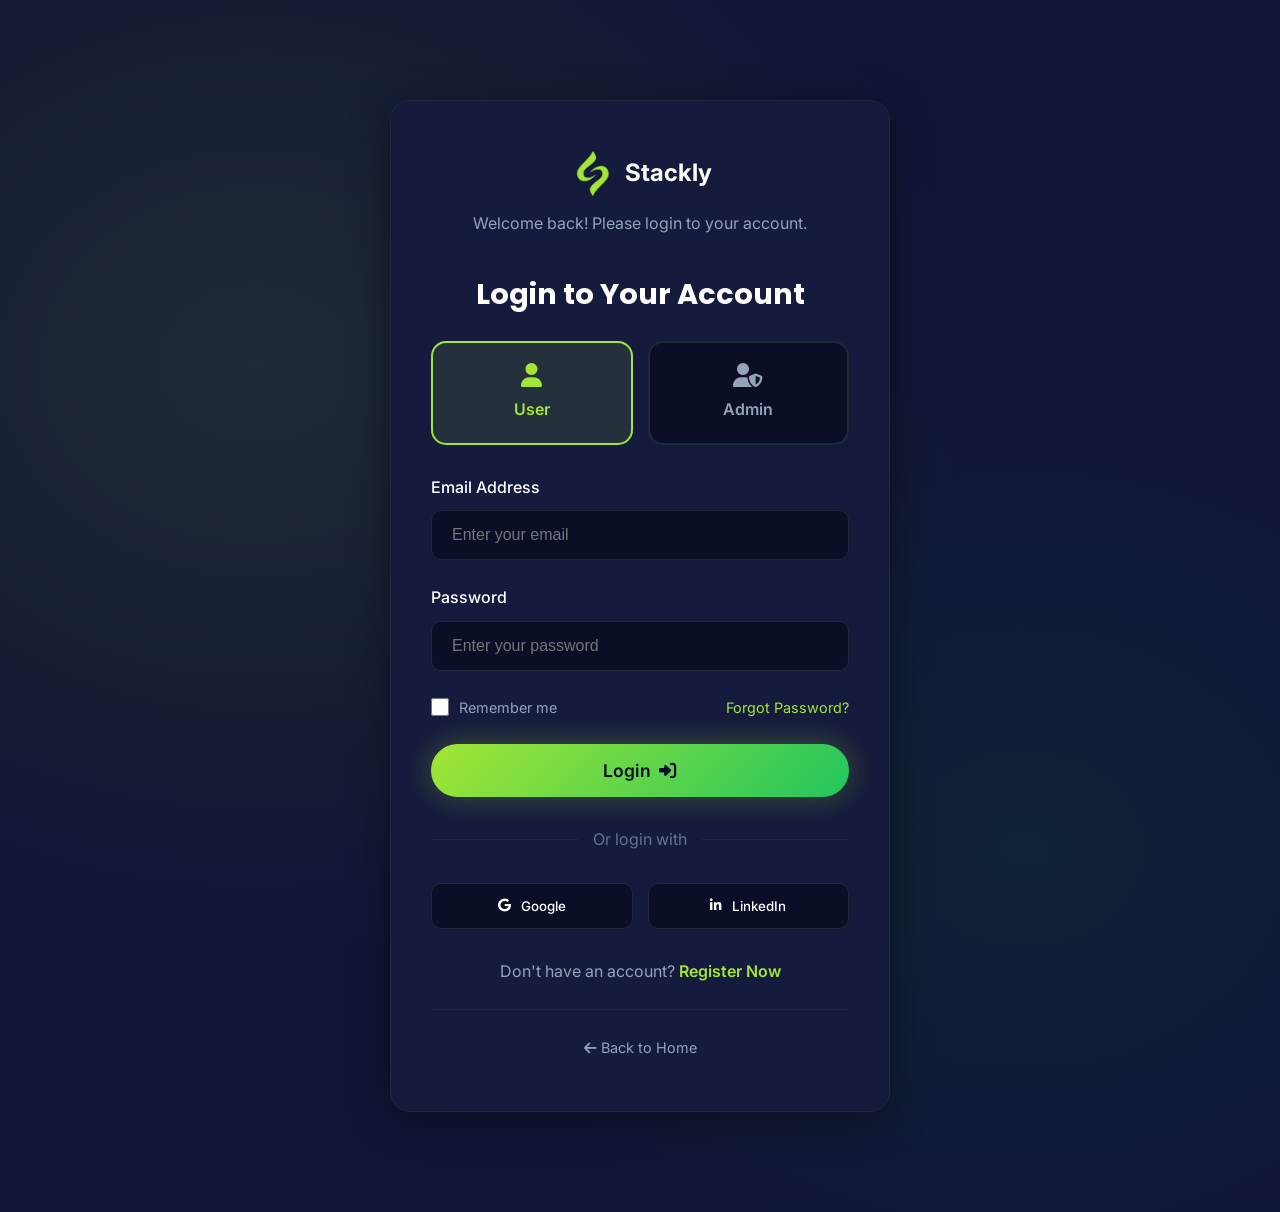
<file: pages/login.html>
<!DOCTYPE html>
<html lang="en">
<head>
  <meta charset="UTF-8">
  <meta name="viewport" content="width=device-width, initial-scale=1.0">
  <title>Login - Stackly IT Solutions</title>
  <meta name="description" content="Login to your Stackly account to access your dashboard and manage your services.">
  
  <link rel="preconnect" href="https://fonts.googleapis.com">
  <link rel="preconnect" href="https://fonts.gstatic.com" crossorigin>
  <link href="https://fonts.googleapis.com/css2?family=Inter:wght@300;400;500;600;700&family=Poppins:wght@400;500;600;700;800&display=swap" rel="stylesheet">
  <link rel="stylesheet" href="https://cdnjs.cloudflare.com/ajax/libs/font-awesome/6.4.0/css/all.min.css">
  <link rel="stylesheet" href="../css/style.css">
  <link rel="stylesheet" href="../css/pages.css">
  
  <link rel="icon" type="image/svg+xml" href="data:image/svg+xml,<svg xmlns='http://www.w3.org/2000/svg' viewBox='0 0 100 100'><rect fill='%23a3e635' rx='15' width='100' height='100'/><text x='50%' y='55%' dominant-baseline='middle' text-anchor='middle' font-size='50' font-weight='bold' fill='%230a0e27'>S</text></svg>">
</head>
<body>
  <div class="page-loader">
    <div class="loader"></div>
  </div>
  
  <!-- Auth Page -->
  <div class="auth-page">
    <div class="auth-container">
      <div class="auth-card">
        <!-- Logo -->
        <div class="auth-logo">
          <a href="../index.html" class="logo">
      <img src="../images/logo_green.webp" alt="Stackly Logo" class="logo-img">
      <span class="logo-text">Stackly</span>
      </a>
          <p>Welcome back! Please login to your account.</p>
        </div>
        
        <h2>Login to Your Account</h2>
        
        <!-- Role Selector -->
        <div class="role-selector">
          <div class="role-option">
            <input type="radio" name="role" id="userRole" value="user" checked>
            <label for="userRole" class="role-label">
              <i class="fas fa-user"></i>
              <span>User</span>
            </label>
          </div>
          <div class="role-option">
            <input type="radio" name="role" id="adminRole" value="admin">
            <label for="adminRole" class="role-label">
              <i class="fas fa-user-shield"></i>
              <span>Admin</span>
            </label>
          </div>
        </div>
        
        <!-- Login Form -->
        <form id="loginForm">
          <div class="form-group">
            <label for="email">Email Address</label>
            <input type="email" id="email" name="email" placeholder="Enter your email" required>
          </div>
          
          <div class="form-group">
            <label for="password">Password</label>
            <input type="password" id="password" name="password" placeholder="Enter your password" required>
          </div>
          
          <div class="form-options">
            <label class="remember-me">
              <input type="checkbox" name="remember">
              <span>Remember me</span>
            </label>
            <a href="404.html" class="forgot-password">Forgot Password?</a>
          </div>
          
          <button type="submit" class="btn btn-primary auth-btn">
            Login <i class="fas fa-sign-in-alt"></i>
          </button>
        </form>
        
        <!-- Divider -->
        <div class="auth-divider">
          <span>Or login with</span>
        </div>
        
        <!-- Social Login -->
        <div class="social-login">
          <button class="social-btn" onclick="showToast('Google login coming soon!', 'info')">
            <i class="fab fa-google"></i>
            <span>Google</span>
          </button>
          <button class="social-btn" onclick="showToast('LinkedIn login coming soon!', 'info')">
            <i class="fab fa-linkedin-in"></i>
            <span>LinkedIn</span>
          </button>
        </div>
        
        <!-- Auth Footer -->
        <div class="auth-footer">
          <p>Don't have an account? <a href="register.html">Register Now</a></p>
        </div>
        
        <!-- Back to Home -->
        <div style="text-align: center; margin-top: 25px; padding-top: 25px; border-top: 1px solid var(--border-color);">
          <a href="../index.html" style="color: var(--text-secondary); font-size: 0.9rem;">
            <i class="fas fa-arrow-left"></i> Back to Home
          </a>
        </div>
      </div>
    </div>
  </div>
  
  <script src="../js/main.js"></script>
  <script>
    // Login form handling
    document.getElementById('loginForm').addEventListener('submit', function(e) {
      e.preventDefault();
      
      if (validateForm(this)) {
        const role = document.querySelector('input[name="role"]:checked').value;
        const email = document.getElementById('email').value;
        
        // Simulate login - in real app, this would be an API call
        showToast('Login successful! Redirecting...', 'success');
        
        setTimeout(() => {
          if (role === 'admin') {
            window.location.href = 'admin-dashboard.html';
          } else {
            window.location.href = 'user-dashboard.html';
          }
        }, 1500);
      }
    });
  </script>
</body>
</html>
</file>
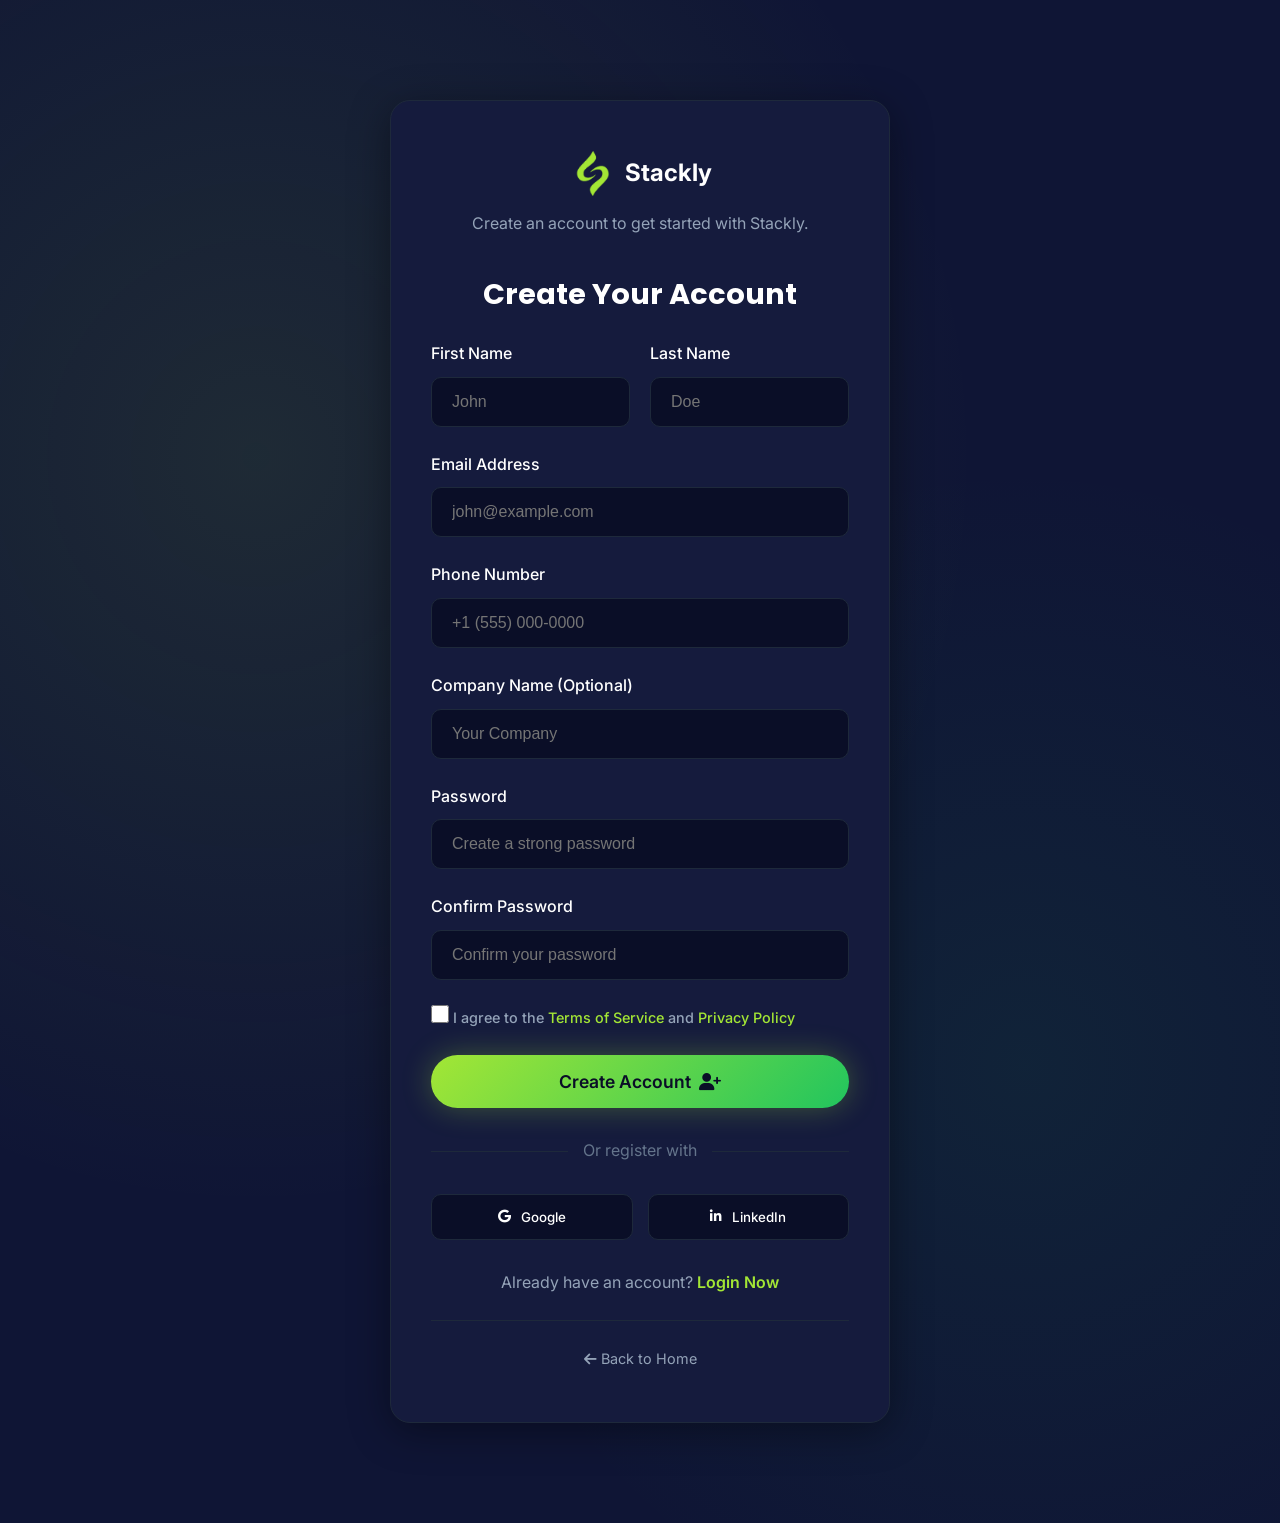
<file: pages/register.html>
<!DOCTYPE html>
<html lang="en">
<head>
  <meta charset="UTF-8">
  <meta name="viewport" content="width=device-width, initial-scale=1.0">
  <title>Register - Stackly IT Solutions</title>
  <meta name="description" content="Create your Stackly account to access our IT solutions and services.">
  
  <link rel="preconnect" href="https://fonts.googleapis.com">
  <link rel="preconnect" href="https://fonts.gstatic.com" crossorigin>
  <link href="https://fonts.googleapis.com/css2?family=Inter:wght@300;400;500;600;700&family=Poppins:wght@400;500;600;700;800&display=swap" rel="stylesheet">
  <link rel="stylesheet" href="https://cdnjs.cloudflare.com/ajax/libs/font-awesome/6.4.0/css/all.min.css">
  <link rel="stylesheet" href="../css/style.css">
  <link rel="stylesheet" href="../css/pages.css">
  
  <link rel="icon" type="image/svg+xml" href="data:image/svg+xml,<svg xmlns='http://www.w3.org/2000/svg' viewBox='0 0 100 100'><rect fill='%23a3e635' rx='15' width='100' height='100'/><text x='50%' y='55%' dominant-baseline='middle' text-anchor='middle' font-size='50' font-weight='bold' fill='%230a0e27'>S</text></svg>">
</head>
<body>
  <div class="page-loader">
    <div class="loader"></div>
  </div>
  
  <!-- Auth Page -->
  <div class="auth-page">
    <div class="auth-container">
      <div class="auth-card">
        <!-- Logo -->
        <div class="auth-logo">
          <a href="../index.html" class="logo">
      <img src="../images/logo_green.webp" alt="Stackly Logo" class="logo-img">
      <span class="logo-text">Stackly</span>
      </a>
          <p>Create an account to get started with Stackly.</p>
        </div>
        
        <h2>Create Your Account</h2>
        
        <!-- Register Form -->
        <form id="registerForm">
          <div class="form-row">
            <div class="form-group">
              <label for="firstName">First Name</label>
              <input type="text" id="firstName" name="firstName" placeholder="John" required>
            </div>
            <div class="form-group">
              <label for="lastName">Last Name</label>
              <input type="text" id="lastName" name="lastName" placeholder="Doe" required>
            </div>
          </div>
          
          <div class="form-group">
            <label for="email">Email Address</label>
            <input type="email" id="email" name="email" placeholder="john@example.com" required>
          </div>
          
          <div class="form-group">
            <label for="phone">Phone Number</label>
            <input type="tel" id="phone" name="phone" placeholder="+1 (555) 000-0000">
          </div>
          
          <div class="form-group">
            <label for="company">Company Name (Optional)</label>
            <input type="text" id="company" name="company" placeholder="Your Company">
          </div>
          
          <div class="form-group">
            <label for="password">Password</label>
            <input type="password" id="password" name="password" placeholder="Create a strong password" required>
          </div>
          
          <div class="form-group">
            <label for="confirmPassword">Confirm Password</label>
            <input type="password" id="confirmPassword" name="confirmPassword" placeholder="Confirm your password" required>
          </div>
          
          <div class="form-group">
            <label class="remember-me" style="cursor: pointer;">
              <input type="checkbox" name="terms" required>
              <span>I agree to the <a href="#" style="color: var(--accent-color);">Terms of Service</a> and <a href="#" style="color: var(--accent-color);">Privacy Policy</a></span>
            </label>
          </div>
          
          <button type="submit" class="btn btn-primary auth-btn">
            Create Account <i class="fas fa-user-plus"></i>
          </button>
        </form>
        
        <!-- Divider -->
        <div class="auth-divider">
          <span>Or register with</span>
        </div>
        
        <!-- Social Login -->
        <div class="social-login">
          <button class="social-btn" onclick="showToast('Google registration coming soon!', 'info')">
            <i class="fab fa-google"></i>
            <span>Google</span>
          </button>
          <button class="social-btn" onclick="showToast('LinkedIn registration coming soon!', 'info')">
            <i class="fab fa-linkedin-in"></i>
            <span>LinkedIn</span>
          </button>
        </div>
        
        <!-- Auth Footer -->
        <div class="auth-footer">
          <p>Already have an account? <a href="login.html">Login Now</a></p>
        </div>
        
        <!-- Back to Home -->
        <div style="text-align: center; margin-top: 25px; padding-top: 25px; border-top: 1px solid var(--border-color);">
          <a href="../index.html" style="color: var(--text-secondary); font-size: 0.9rem;">
            <i class="fas fa-arrow-left"></i> Back to Home
          </a>
        </div>
      </div>
    </div>
  </div>
  
  <script src="../js/main.js"></script>
  <script>
    // Register form handling
    document.getElementById('registerForm').addEventListener('submit', function(e) {
      e.preventDefault();
      
      const password = document.getElementById('password').value;
      const confirmPassword = document.getElementById('confirmPassword').value;
      
      if (password !== confirmPassword) {
        showToast('Passwords do not match!', 'error');
        document.getElementById('confirmPassword').classList.add('form-error');
        return;
      }
      
      if (password.length < 8) {
        showToast('Password must be at least 8 characters long!', 'error');
        return;
      }
      
      if (validateForm(this)) {
        // Simulate registration - in real app, this would be an API call
        showToast('Account created successfully! Redirecting...', 'success');
        
        setTimeout(() => {
          window.location.href = 'user-dashboard.html';
        }, 1500);
      }
    });
  </script>
</body>
</html>
</file>
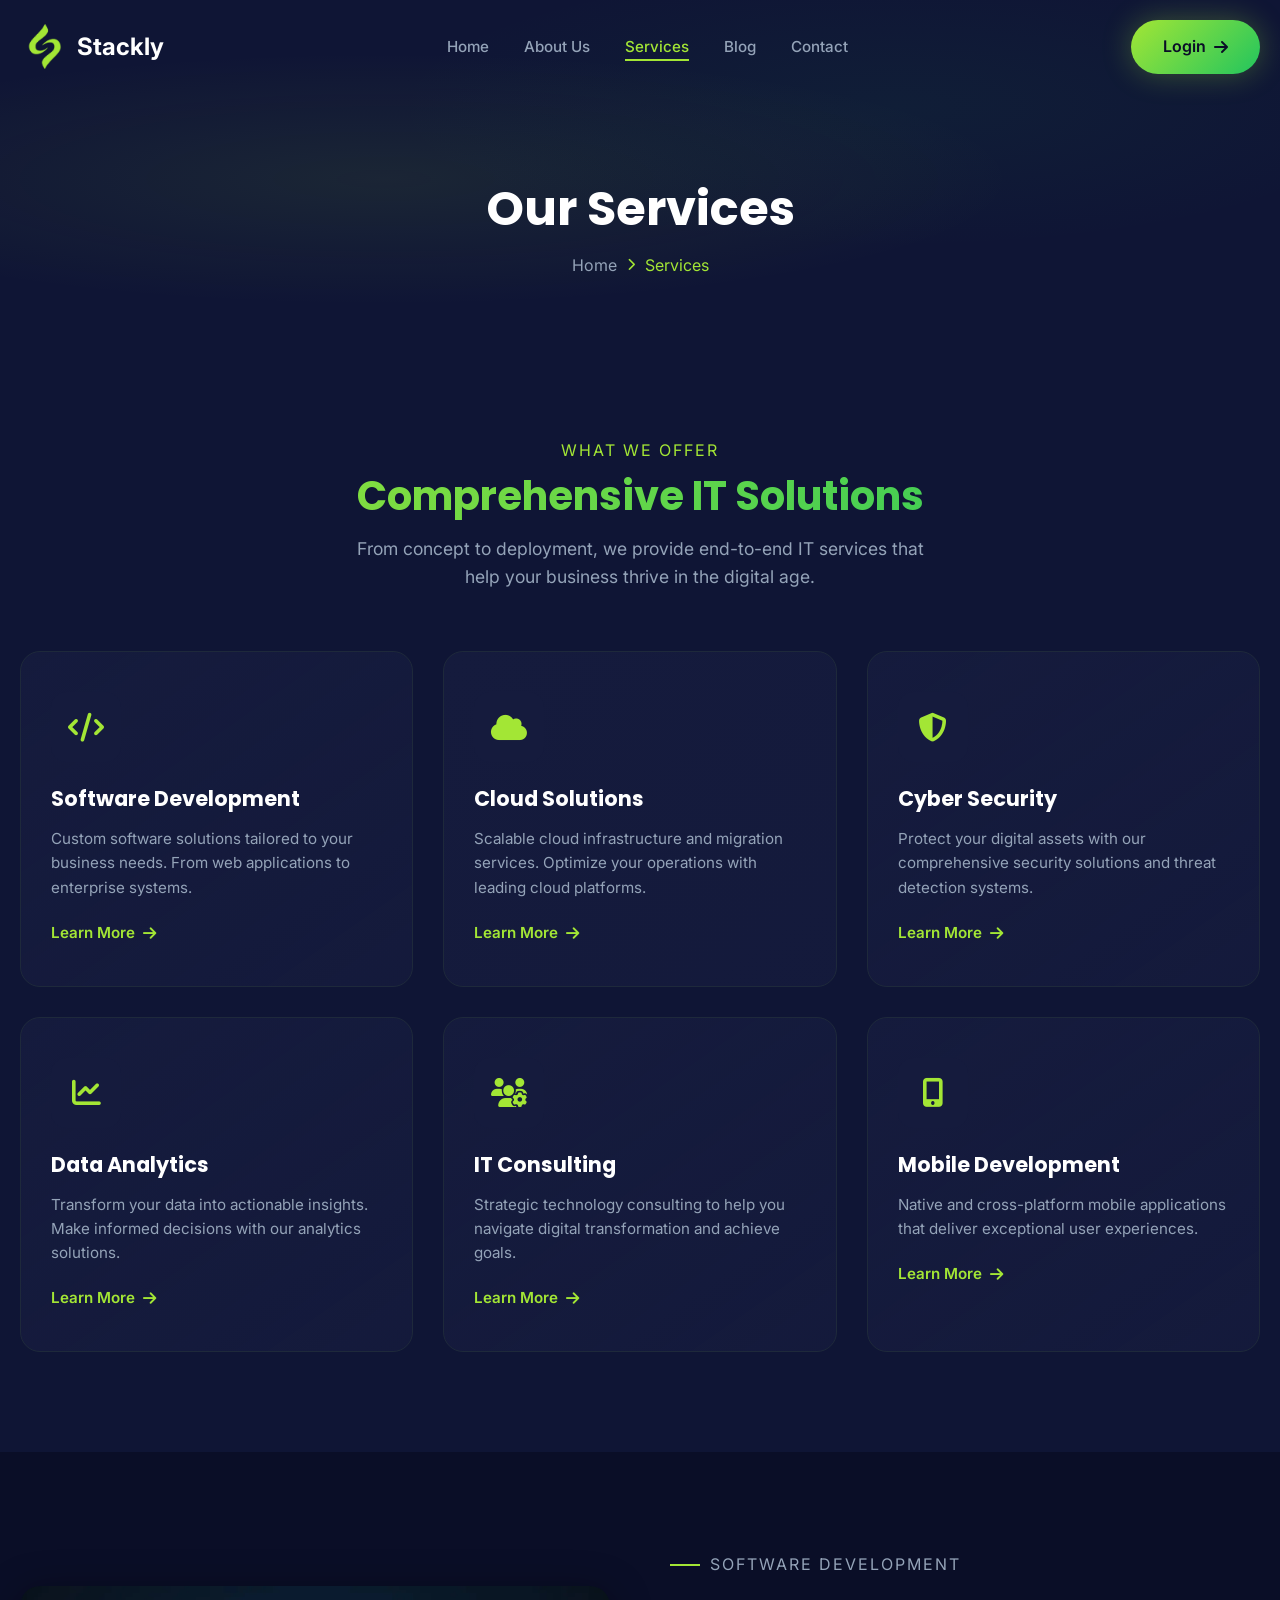
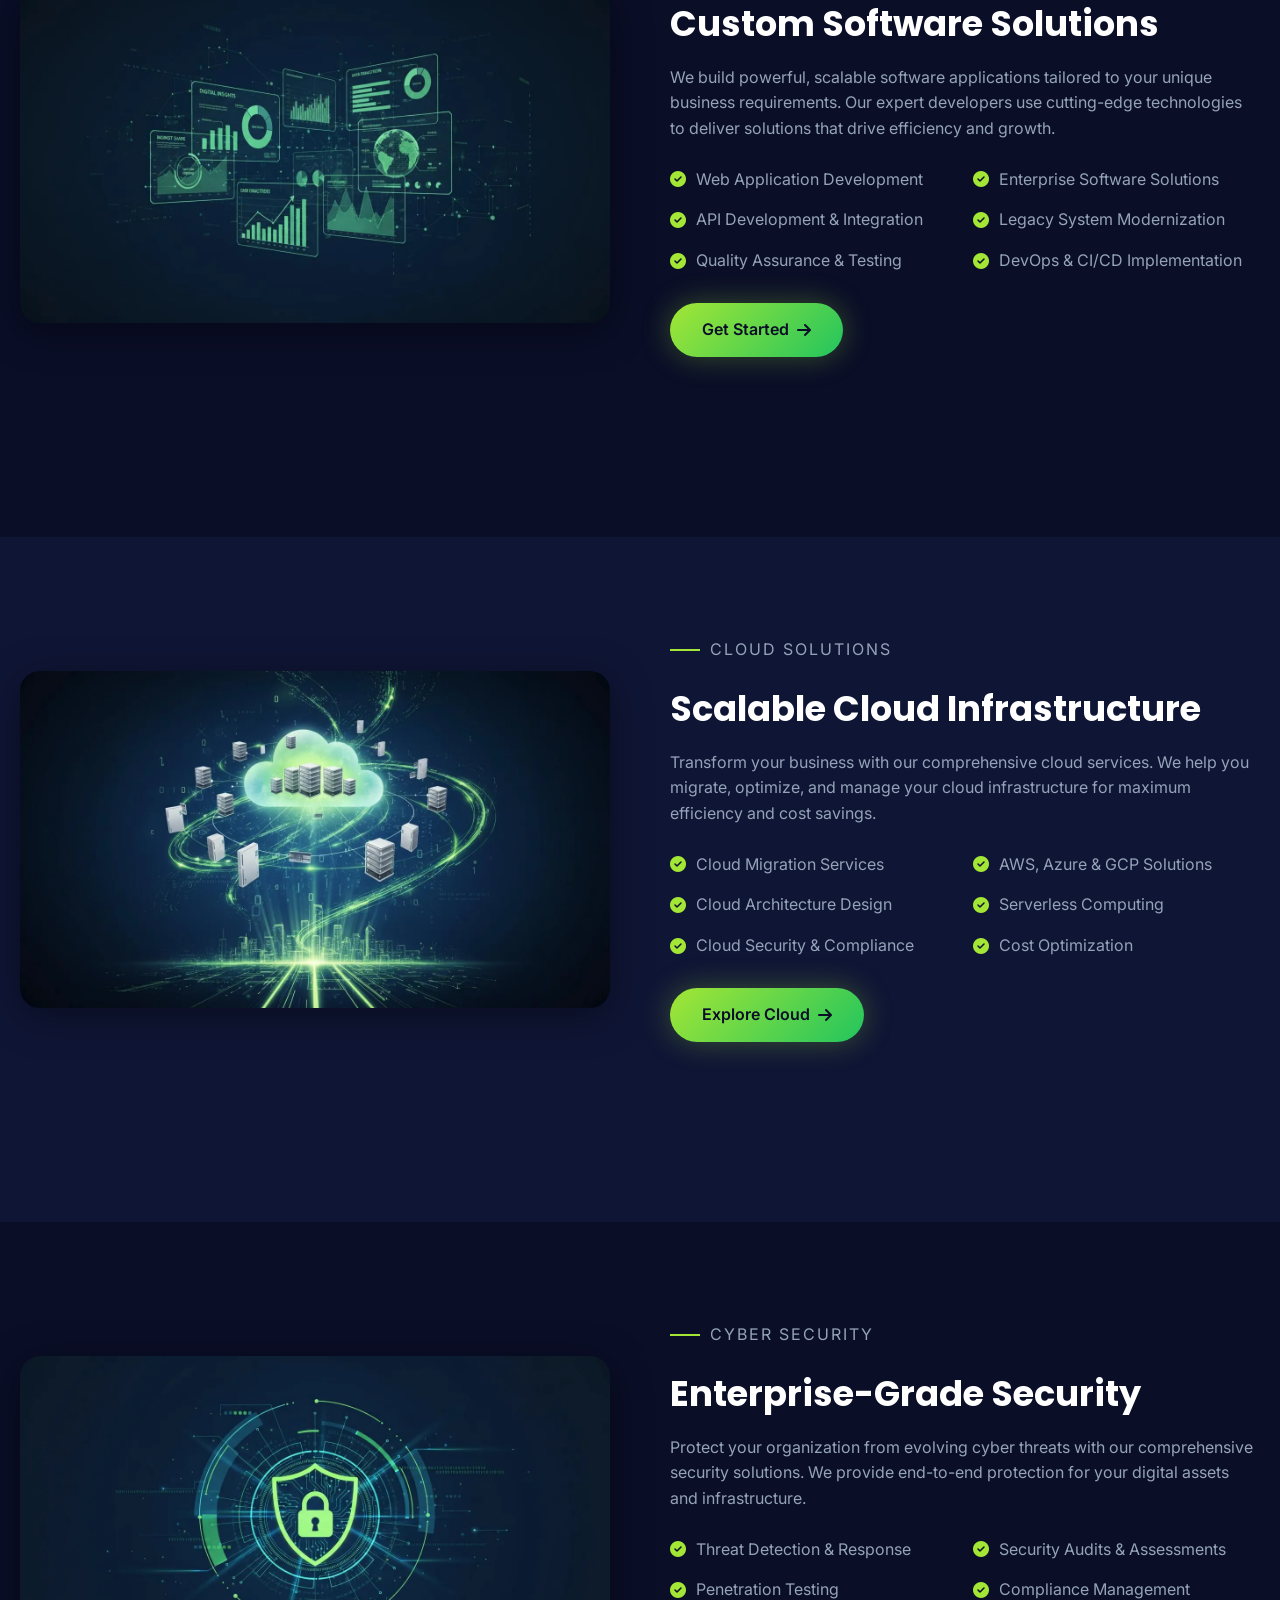
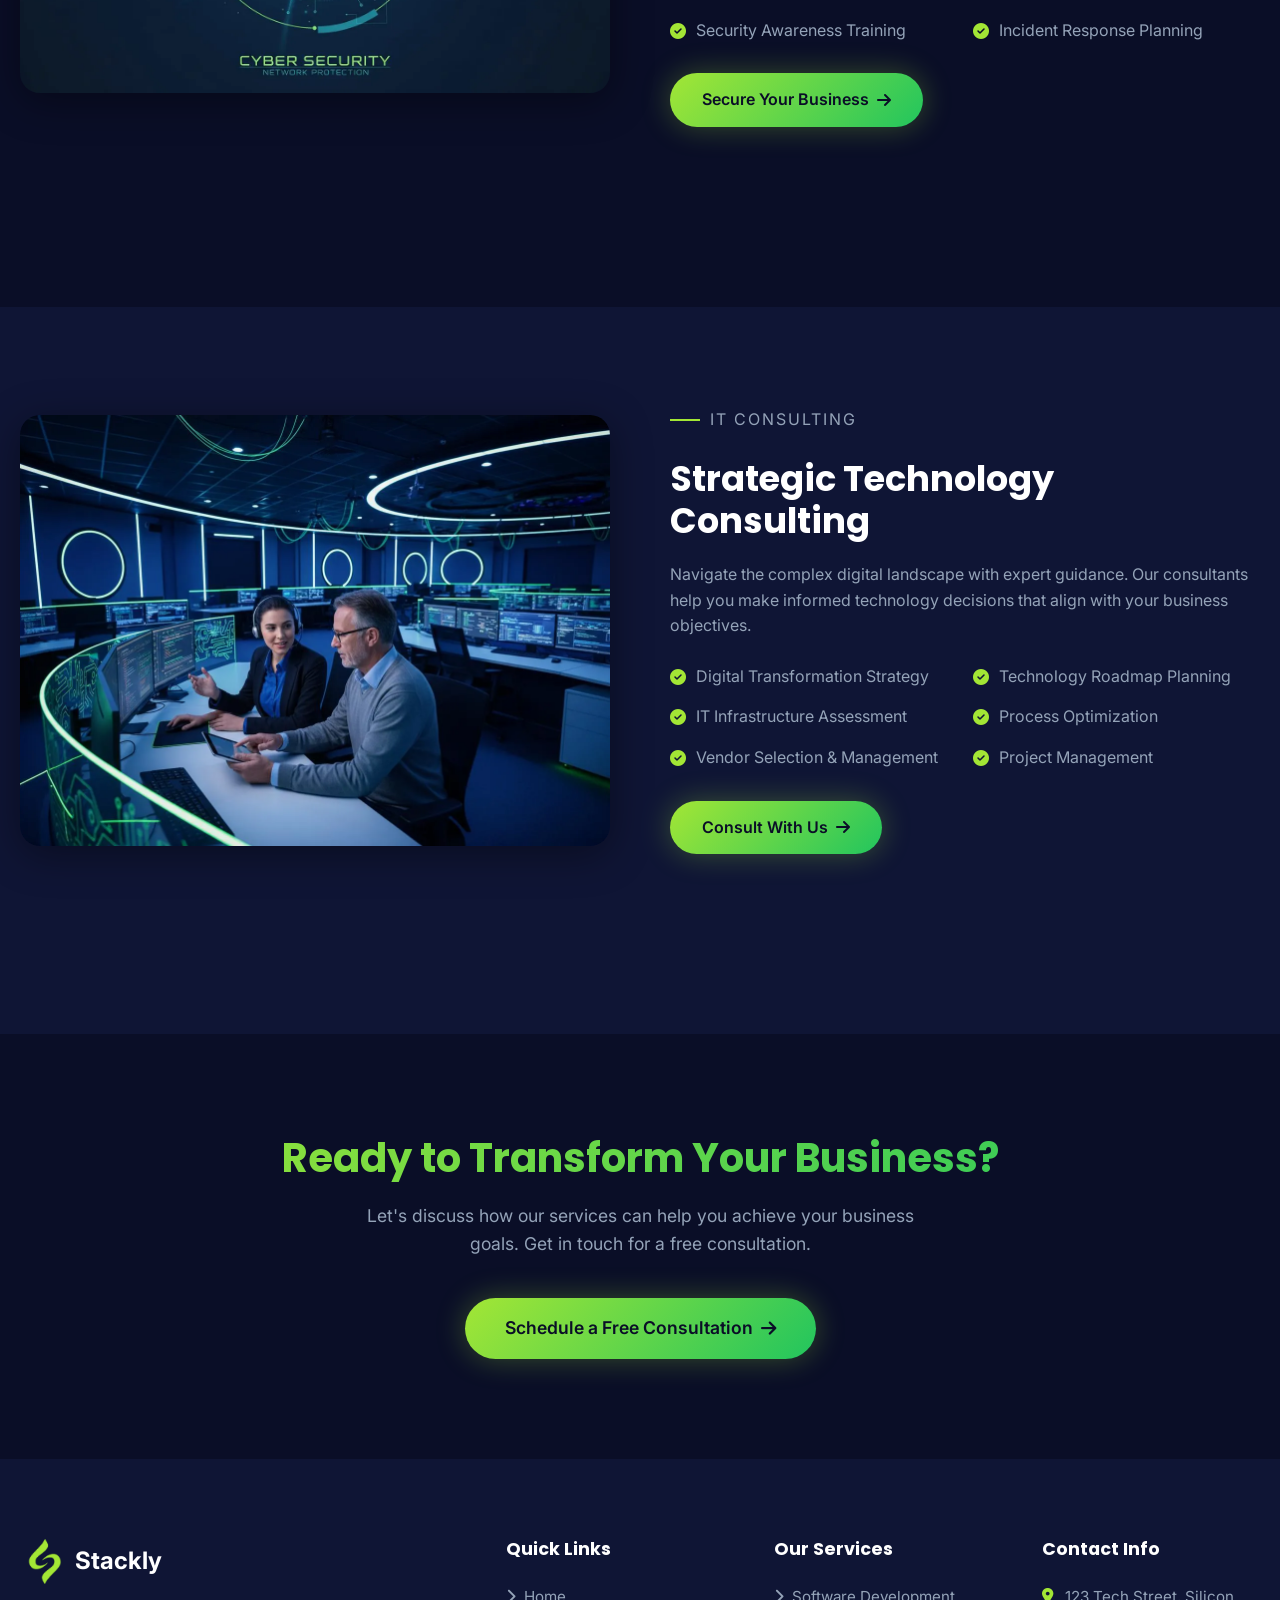
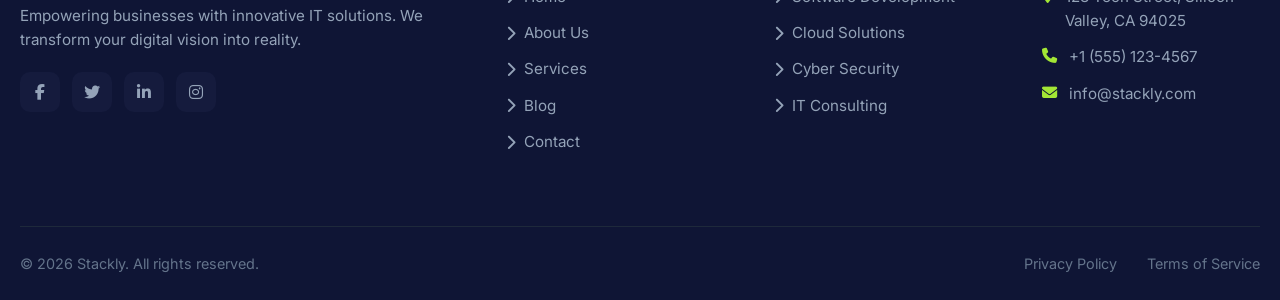
<file: pages/services.html>
<!DOCTYPE html>
<html lang="en">
<head>
  <meta charset="UTF-8">
  <meta name="viewport" content="width=device-width, initial-scale=1.0">
  <title>Our Services - Stackly IT Solutions</title>
  <meta name="description" content="Explore Stackly's comprehensive IT services including software development, cloud solutions, cybersecurity, and more.">
  
  <link rel="preconnect" href="https://fonts.googleapis.com">
  <link rel="preconnect" href="https://fonts.gstatic.com" crossorigin>
  <link href="https://fonts.googleapis.com/css2?family=Inter:wght@300;400;500;600;700&family=Poppins:wght@400;500;600;700;800&display=swap" rel="stylesheet">
  <link rel="stylesheet" href="https://cdnjs.cloudflare.com/ajax/libs/font-awesome/6.4.0/css/all.min.css">
  <link rel="stylesheet" href="../css/style.css">
  <link rel="stylesheet" href="../css/pages.css">
  
  <link rel="icon" type="image/svg+xml" href="data:image/svg+xml,<svg xmlns='http://www.w3.org/2000/svg' viewBox='0 0 100 100'><rect fill='%23a3e635' rx='15' width='100' height='100'/><text x='50%' y='55%' dominant-baseline='middle' text-anchor='middle' font-size='50' font-weight='bold' fill='%230a0e27'>S</text></svg>">
</head>
<body>
  <div class="page-loader">
    <div class="loader"></div>
  </div>
  
  <div class="particles"></div>
  
  <!-- Navigation -->
  <nav class="navbar">
    <div class="container">
      <a href="../index.html" class="logo">
      <img src="../images/logo_green.webp" alt="Stackly Logo" class="logo-img">
      <span class="logo-text">Stackly</span>
      </a>
      
      <ul class="nav-links">
        <li><a href="../index.html">Home</a></li>
        <li><a href="about.html">About Us</a></li>
        <li><a href="services.html" class="active">Services </a>        
        </li>
        <li><a href="blog.html">Blog</a></li>
        <li><a href="contact.html">Contact</a></li>
      </ul>
      
      <div class="nav-actions">
        <a href="login.html" class="btn btn-primary">Login <i class="fas fa-arrow-right"></i></a>
        <button class="mobile-menu-btn" aria-label="Open Menu">
          <span></span>
          <span></span>
          <span></span>
        </button>
      </div>
    </div>
  </nav>
  
  <!-- Mobile Menu -->
  <div class="mobile-menu-overlay"></div>
  <div class="mobile-menu">
    <button class="mobile-menu-close" aria-label="Close Menu">
      <i class="fas fa-times"></i>
    </button>
    <nav class="mobile-nav-links">
      <a href="../index.html">Home</a>
      <a href="about.html">About Us</a>
      <a href="services.html" class="active">Services</a>
      <a href="blog.html">Blog</a>
      <a href="contact.html">Contact</a>
      <a href="login.html">Login</a>
      <a href="register.html">Register</a>
    </nav>
  </div>
  
  <!-- Page Header -->
  <header class="page-header">
    <div class="container">
      <div class="page-header-content">
        <h1>Our Services</h1>
        <nav class="breadcrumb">
          <a href="../index.html">Home</a>
          <i class="fas fa-chevron-right"></i>
          <span>Services</span>
        </nav>
      </div>
    </div>
  </header>
  
  <!-- Services Overview -->
  <section class="services" style="padding-top: 80px;">
    <div class="container">
      <div class="section-header reveal">
        <p class="section-subtitle">What We Offer</p>
        <h2 class="section-title">Comprehensive IT Solutions</h2>
        <p class="section-description">From concept to deployment, we provide end-to-end IT services that help your business thrive in the digital age.</p>
      </div>
      
      <div class="services-grid">
        <div class="service-card reveal stagger-1">
          <div class="service-icon">
            <i class="fas fa-code"></i>
          </div>
          <h3>Software Development</h3>
          <p>Custom software solutions tailored to your business needs. From web applications to enterprise systems.</p>
          <a href="404.html" class="service-link">Learn More <i class="fas fa-arrow-right"></i></a>
        </div>
        
        <div class="service-card reveal stagger-2">
          <div class="service-icon">
            <i class="fas fa-cloud"></i>
          </div>
          <h3>Cloud Solutions</h3>
          <p>Scalable cloud infrastructure and migration services. Optimize your operations with leading cloud platforms.</p>
          <a href="404.html" class="service-link">Learn More <i class="fas fa-arrow-right"></i></a>
        </div>
        
        <div class="service-card reveal stagger-3">
          <div class="service-icon">
            <i class="fas fa-shield-alt"></i>
          </div>
          <h3>Cyber Security</h3>
          <p>Protect your digital assets with our comprehensive security solutions and threat detection systems.</p>
          <a href="404.html" class="service-link">Learn More <i class="fas fa-arrow-right"></i></a>
        </div>
        
        <div class="service-card reveal stagger-4">
          <div class="service-icon">
            <i class="fas fa-chart-line"></i>
          </div>
          <h3>Data Analytics</h3>
          <p>Transform your data into actionable insights. Make informed decisions with our analytics solutions.</p>
          <a href="404.html" class="service-link">Learn More <i class="fas fa-arrow-right"></i></a>
        </div>
        
        <div class="service-card reveal stagger-5">
          <div class="service-icon">
            <i class="fas fa-users-cog"></i>
          </div>
          <h3>IT Consulting</h3>
          <p>Strategic technology consulting to help you navigate digital transformation and achieve goals.</p>
          <a href="404.html" class="service-link">Learn More <i class="fas fa-arrow-right"></i></a>
        </div>
        
        <div class="service-card reveal stagger-6">
          <div class="service-icon">
            <i class="fas fa-mobile-alt"></i>
          </div>
          <h3>Mobile Development</h3>
          <p>Native and cross-platform mobile applications that deliver exceptional user experiences.</p>
          <a href="404.html" class="service-link">Learn More <i class="fas fa-arrow-right"></i></a>
        </div>
      </div>
    </div>
  </section>
  
  <!-- Software Development Detail -->
  <section class="service-detail" id="software">
    <div class="container">
      <div class="service-detail-grid reveal">
        <div class="service-detail-image">
          <img src="../images/blog-3.webp" alt="Software Development">
        </div>
        <div class="service-detail-content">
          <p class="section-subtitle">Software Development</p>
          <h2>Custom Software Solutions</h2>
          <p>We build powerful, scalable software applications tailored to your unique business requirements. Our expert developers use cutting-edge technologies to deliver solutions that drive efficiency and growth.</p>
          <ul class="service-features">
            <li><i class="fas fa-check-circle"></i> Web Application Development</li>
            <li><i class="fas fa-check-circle"></i> Enterprise Software Solutions</li>
            <li><i class="fas fa-check-circle"></i> API Development & Integration</li>
            <li><i class="fas fa-check-circle"></i> Legacy System Modernization</li>
            <li><i class="fas fa-check-circle"></i> Quality Assurance & Testing</li>
            <li><i class="fas fa-check-circle"></i> DevOps & CI/CD Implementation</li>
          </ul>
          <a href="contact.html" class="btn btn-primary">Get Started <i class="fas fa-arrow-right"></i></a>
        </div>
      </div>
    </div>
  </section>
  
  <!-- Cloud Solutions Detail -->
  <section class="service-detail" id="cloud" style="background: var(--secondary-bg);">
    <div class="container">
      <div class="service-detail-grid reverse reveal">
        <div class="service-detail-content">
          <p class="section-subtitle">Cloud Solutions</p>
          <h2>Scalable Cloud Infrastructure</h2>
          <p>Transform your business with our comprehensive cloud services. We help you migrate, optimize, and manage your cloud infrastructure for maximum efficiency and cost savings.</p>
          <ul class="service-features">
            <li><i class="fas fa-check-circle"></i> Cloud Migration Services</li>
            <li><i class="fas fa-check-circle"></i> AWS, Azure & GCP Solutions</li>
            <li><i class="fas fa-check-circle"></i> Cloud Architecture Design</li>
            <li><i class="fas fa-check-circle"></i> Serverless Computing</li>
            <li><i class="fas fa-check-circle"></i> Cloud Security & Compliance</li>
            <li><i class="fas fa-check-circle"></i> Cost Optimization</li>
          </ul>
          <a href="contact.html" class="btn btn-primary">Explore Cloud <i class="fas fa-arrow-right"></i></a>
        </div>
        <div class="service-detail-image">
          <img src="../images/blog-1.webp" alt="Cloud Solutions">
        </div>
      </div>
    </div>
  </section>
  
  <!-- Cyber Security Detail -->
  <section class="service-detail" id="security">
    <div class="container">
      <div class="service-detail-grid reveal">
        <div class="service-detail-image">
          <img src="../images/blog-2.webp" alt="Cyber Security">
        </div>
        <div class="service-detail-content">
          <p class="section-subtitle">Cyber Security</p>
          <h2>Enterprise-Grade Security</h2>
          <p>Protect your organization from evolving cyber threats with our comprehensive security solutions. We provide end-to-end protection for your digital assets and infrastructure.</p>
          <ul class="service-features">
            <li><i class="fas fa-check-circle"></i> Threat Detection & Response</li>
            <li><i class="fas fa-check-circle"></i> Security Audits & Assessments</li>
            <li><i class="fas fa-check-circle"></i> Penetration Testing</li>
            <li><i class="fas fa-check-circle"></i> Compliance Management</li>
            <li><i class="fas fa-check-circle"></i> Security Awareness Training</li>
            <li><i class="fas fa-check-circle"></i> Incident Response Planning</li>
          </ul>
          <a href="contact.html" class="btn btn-primary">Secure Your Business <i class="fas fa-arrow-right"></i></a>
        </div>
      </div>
    </div>
  </section>
  
  <!-- IT Consulting Detail -->
  <section class="service-detail" id="consulting" style="background: var(--secondary-bg);">
    <div class="container">
      <div class="service-detail-grid reverse reveal">
        <div class="service-detail-content">
          <p class="section-subtitle">IT Consulting</p>
          <h2>Strategic Technology Consulting</h2>
          <p>Navigate the complex digital landscape with expert guidance. Our consultants help you make informed technology decisions that align with your business objectives.</p>
          <ul class="service-features">
            <li><i class="fas fa-check-circle"></i> Digital Transformation Strategy</li>
            <li><i class="fas fa-check-circle"></i> Technology Roadmap Planning</li>
            <li><i class="fas fa-check-circle"></i> IT Infrastructure Assessment</li>
            <li><i class="fas fa-check-circle"></i> Process Optimization</li>
            <li><i class="fas fa-check-circle"></i> Vendor Selection & Management</li>
            <li><i class="fas fa-check-circle"></i> Project Management</li>
          </ul>
          <a href="contact.html" class="btn btn-primary">Consult With Us <i class="fas fa-arrow-right"></i></a>
        </div>
        <div class="service-detail-image">
          <img src="../images/faq-image.webp" alt="IT Consulting">
        </div>
      </div>
    </div>
  </section>
  
  <!-- CTA Section -->
  <section class="pricing" style="text-align: center;">
    <div class="container">
      <div class="reveal">
        <h2 class="section-title" style="margin-bottom: 20px;">Ready to Transform Your Business?</h2>
        <p class="section-description" style="margin: 0 auto 40px;">Let's discuss how our services can help you achieve your business goals. Get in touch for a free consultation.</p>
        <a href="contact.html" class="btn btn-primary" style="font-size: 1.1rem; padding: 16px 40px;">Schedule a Free Consultation <i class="fas fa-arrow-right"></i></a>
      </div>
    </div>
  </section>
  
  <!-- Footer -->
  <footer class="footer">
    <div class="container">
      <div class="footer-grid">
        <div class="footer-brand">
          <a href="../index.html" class="logo">
       <img src="../images/logo_green.webp" alt="Stackly Logo" class="logo-img">
       <span class="logo-text">Stackly</span>
       </a>
          <p>Empowering businesses with innovative IT solutions. We transform your digital vision into reality.</p>
          <div class="footer-social">
            <a href="404.html"><i class="fab fa-facebook-f"></i></a>
            <a href="404.html"><i class="fab fa-twitter"></i></a>
            <a href="404.html"><i class="fab fa-linkedin-in"></i></a>
            <a href="404.html"><i class="fab fa-instagram"></i></a>
          </div>
        </div>
        
        <div class="footer-links">
          <h4>Quick Links</h4>
          <ul>
            <li><a href="../index.html"><i class="fas fa-chevron-right"></i> Home</a></li>
            <li><a href="about.html"><i class="fas fa-chevron-right"></i> About Us</a></li>
            <li><a href="services.html"><i class="fas fa-chevron-right"></i> Services</a></li>
            <li><a href="blog.html"><i class="fas fa-chevron-right"></i> Blog</a></li>
            <li><a href="contact.html"><i class="fas fa-chevron-right"></i> Contact</a></li>
          </ul>
        </div>
        
        <div class="footer-links">
          <h4>Our Services</h4>
          <ul>
            <li><a href="services.html#software"><i class="fas fa-chevron-right"></i> Software Development</a></li>
            <li><a href="services.html#cloud"><i class="fas fa-chevron-right"></i> Cloud Solutions</a></li>
            <li><a href="services.html#security"><i class="fas fa-chevron-right"></i> Cyber Security</a></li>
            <li><a href="services.html#consulting"><i class="fas fa-chevron-right"></i> IT Consulting</a></li>
          </ul>
        </div>
        
        <div class="footer-links">
          <h4>Contact Info</h4>
          <ul class="footer-contact">
            <li><i class="fas fa-map-marker-alt"></i> 123 Tech Street, Silicon Valley, CA 94025</li>
            <li><i class="fas fa-phone"></i> +1 (555) 123-4567</li>
            <li><i class="fas fa-envelope"></i> info@stackly.com</li>
          </ul>
        </div>
      </div>
      
      <div class="footer-bottom">
        <p>&copy; 2026 Stackly. All rights reserved.</p>
        <div class="footer-bottom-links">
          <a href="404.html">Privacy Policy</a>
          <a href="404.html">Terms of Service</a>
        </div>
      </div>
    </div>
  </footer>
  
  <button class="scroll-top" aria-label="Scroll to Top">
    <i class="fas fa-arrow-up"></i>
  </button>
  
  <script src="../js/main.js"></script>
</body>
</html>
</file>
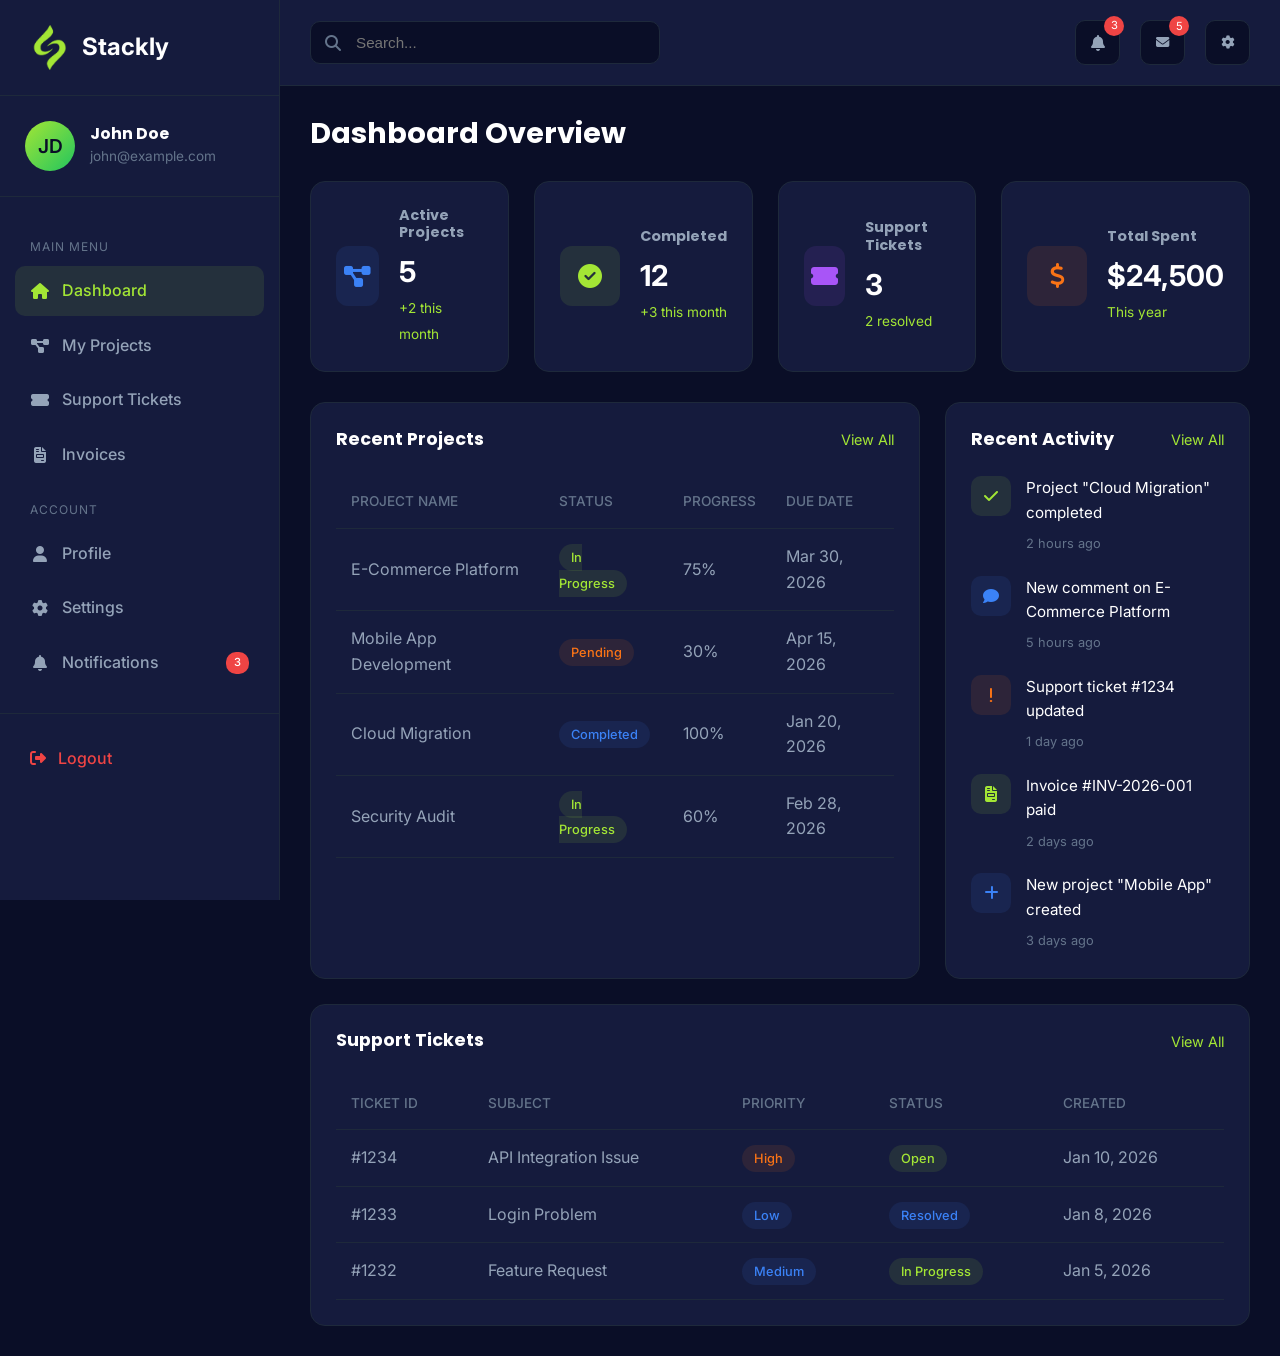
<file: pages/user-dashboard.html>
<!DOCTYPE html>
<html lang="en">
<head>
  <meta charset="UTF-8">
  <meta name="viewport" content="width=device-width, initial-scale=1.0">
  <title>User Dashboard - Stackly IT Solutions</title>
  
  <link rel="preconnect" href="https://fonts.googleapis.com">
  <link rel="preconnect" href="https://fonts.gstatic.com" crossorigin>
  <link href="https://fonts.googleapis.com/css2?family=Inter:wght@300;400;500;600;700&family=Poppins:wght@400;500;600;700;800&display=swap" rel="stylesheet">
  <link rel="stylesheet" href="https://cdnjs.cloudflare.com/ajax/libs/font-awesome/6.4.0/css/all.min.css">
  <link rel="stylesheet" href="../css/style.css">
  <link rel="stylesheet" href="../css/pages.css">
  
  <link rel="icon" type="image/svg+xml" href="data:image/svg+xml,<svg xmlns='http://www.w3.org/2000/svg' viewBox='0 0 100 100'><rect fill='%23a3e635' rx='15' width='100' height='100'/><text x='50%' y='55%' dominant-baseline='middle' text-anchor='middle' font-size='50' font-weight='bold' fill='%230a0e27'>S</text></svg>">
</head>
<body>
  <div class="page-loader">
    <div class="loader"></div>
  </div>
  
  <div class="dashboard">
    <!-- Sidebar -->
    <aside class="dashboard-sidebar">
      <div class="sidebar-header">
        <a href="../index.html" class="logo">
      <img src="../images/logo_green.webp" alt="Stackly Logo" class="logo-img">
      <span class="logo-text">Stackly</span>
      </a>
      </div>
      
      <div class="sidebar-user">
        <div class="user-avatar">JD</div>
        <div class="user-info">
          <h4>John Doe</h4>
          <p>john@example.com</p>
        </div>
      </div>
      
      <nav class="sidebar-nav">
        <p class="sidebar-nav-title">Main Menu</p>
        <a href="user-dashboard.html" class="active">
          <i class="fas fa-home"></i>
          <span>Dashboard</span>
        </a>
        <a href="404.html">
          <i class="fas fa-project-diagram"></i>
          <span>My Projects</span>
        </a>
        <a href="404.html">
          <i class="fas fa-ticket-alt"></i>
          <span>Support Tickets</span>
        </a>
        <a href="404.html">
          <i class="fas fa-file-invoice"></i>
          <span>Invoices</span>
        </a>
        
        <p class="sidebar-nav-title">Account</p>
        <a href="404.html">
          <i class="fas fa-user"></i>
          <span>Profile</span>
        </a>
        <a href="404.html">
          <i class="fas fa-cog"></i>
          <span>Settings</span>
        </a>
        <a href="404.html">
          <i class="fas fa-bell"></i>
          <span>Notifications</span>
          <span class="badge" style="margin-left: auto; background: #ef4444; color: white; padding: 2px 8px; border-radius: 10px; font-size: 0.7rem;">3</span>
        </a>
      </nav>
      
      <div class="sidebar-footer">
        <a href="../index.html">
          <i class="fas fa-sign-out-alt"></i>
          <span>Logout</span>
        </a>
      </div>
    </aside>
    
    <!-- Main Content -->
    <main class="dashboard-main">
      <!-- Header -->
      <header class="dashboard-header">
        <button class="sidebar-toggle" onclick="document.querySelector('.dashboard-sidebar').classList.toggle('active')">
          <i class="fas fa-bars"></i>
        </button>
        
        <div class="header-search">
          <i class="fas fa-search"></i>
          <input type="text" placeholder="Search...">
        </div>
        
        <div class="header-actions">
          <a href="404.html"<button class="header-btn">
            <i class="fas fa-bell"></i>
            <span class="badge">3</span>
          </button></a>
          <a href="404.html">
            <button class="header-btn">
              <i class="fas fa-envelope"></i>
              <span class="badge">5</span>
            </button>
          </a>
          <a href="404.html">
            <button class="header-btn">
              <i class="fas fa-cog"></i>
            </button>
          </a>
        </div>
      </header>
      
      <!-- Content -->
      <div class="dashboard-content">
        <h1 class="dashboard-title">Dashboard Overview</h1>
        
        <!-- Stats Cards -->
        <div class="dashboard-stats">
          <div class="stat-card reveal stagger-1">
            <div class="stat-card-icon blue">
              <i class="fas fa-project-diagram"></i>
            </div>
            <div class="stat-card-content">
              <h4>Active Projects</h4>
              <p>5</p>
              <span>+2 this month</span>
            </div>
          </div>
          
          <div class="stat-card reveal stagger-2">
            <div class="stat-card-icon green">
              <i class="fas fa-check-circle"></i>
            </div>
            <div class="stat-card-content">
              <h4>Completed</h4>
              <p>12</p>
              <span>+3 this month</span>
            </div>
          </div>
          
          <div class="stat-card reveal stagger-3">
            <div class="stat-card-icon purple">
              <i class="fas fa-ticket-alt"></i>
            </div>
            <div class="stat-card-content">
              <h4>Support Tickets</h4>
              <p>3</p>
              <span>2 resolved</span>
            </div>
          </div>
          
          <div class="stat-card reveal stagger-4">
            <div class="stat-card-icon orange">
              <i class="fas fa-dollar-sign"></i>
            </div>
            <div class="stat-card-content">
              <h4>Total Spent</h4>
              <p>$24,500</p>
              <span>This year</span>
            </div>
          </div>
        </div>
        
        <!-- Dashboard Grid -->
        <div class="dashboard-grid">
          <!-- Projects Table -->
          <div class="dashboard-card reveal">
            <div class="dashboard-card-header">
              <h3>Recent Projects</h3>
              <a href="404.html" class="view-all">View All</a>
            </div>
            <table class="data-table">
              <thead>
                <tr>
                  <th>Project Name</th>
                  <th>Status</th>
                  <th>Progress</th>
                  <th>Due Date</th>
                </tr>
              </thead>
              <tbody>
                <tr>
                  <td>E-Commerce Platform</td>
                  <td><span class="status-badge active">In Progress</span></td>
                  <td>75%</td>
                  <td>Mar 30, 2026</td>
                </tr>
                <tr>
                  <td>Mobile App Development</td>
                  <td><span class="status-badge pending">Pending</span></td>
                  <td>30%</td>
                  <td>Apr 15, 2026</td>
                </tr>
                <tr>
                  <td>Cloud Migration</td>
                  <td><span class="status-badge completed">Completed</span></td>
                  <td>100%</td>
                  <td>Jan 20, 2026</td>
                </tr>
                <tr>
                  <td>Security Audit</td>
                  <td><span class="status-badge active">In Progress</span></td>
                  <td>60%</td>
                  <td>Feb 28, 2026</td>
                </tr>
              </tbody>
            </table>
          </div>
          
          <!-- Activity Feed -->
          <div class="dashboard-card reveal">
            <div class="dashboard-card-header">
              <h3>Recent Activity</h3>
              <a href="404.html" class="view-all">View All</a>
            </div>
            <div class="activity-list">
              <div class="activity-item">
                <div class="activity-icon success">
                  <i class="fas fa-check"></i>
                </div>
                <div class="activity-content">
                  <p>Project "Cloud Migration" completed</p>
                  <span>2 hours ago</span>
                </div>
              </div>
              <div class="activity-item">
                <div class="activity-icon info">
                  <i class="fas fa-comment"></i>
                </div>
                <div class="activity-content">
                  <p>New comment on E-Commerce Platform</p>
                  <span>5 hours ago</span>
                </div>
              </div>
              <div class="activity-item">
                <div class="activity-icon warning">
                  <i class="fas fa-exclamation"></i>
                </div>
                <div class="activity-content">
                  <p>Support ticket #1234 updated</p>
                  <span>1 day ago</span>
                </div>
              </div>
              <div class="activity-item">
                <div class="activity-icon success">
                  <i class="fas fa-file-invoice"></i>
                </div>
                <div class="activity-content">
                  <p>Invoice #INV-2026-001 paid</p>
                  <span>2 days ago</span>
                </div>
              </div>
              <div class="activity-item">
                <div class="activity-icon info">
                  <i class="fas fa-plus"></i>
                </div>
                <div class="activity-content">
                  <p>New project "Mobile App" created</p>
                  <span>3 days ago</span>
                </div>
              </div>
            </div>
          </div>
        </div>
        
        <!-- Support Tickets -->
        <div class="dashboard-card reveal" style="margin-top: 25px;">
          <div class="dashboard-card-header">
            <h3>Support Tickets</h3>
            <a href="404.html" class="view-all">View All</a>
          </div>
          <table class="data-table">
            <thead>
              <tr>
                <th>Ticket ID</th>
                <th>Subject</th>
                <th>Priority</th>
                <th>Status</th>
                <th>Created</th>
              </tr>
            </thead>
            <tbody>
              <tr>
                <td>#1234</td>
                <td>API Integration Issue</td>
                <td><span class="status-badge pending">High</span></td>
                <td><span class="status-badge active">Open</span></td>
                <td>Jan 10, 2026</td>
              </tr>
              <tr>
                <td>#1233</td>
                <td>Login Problem</td>
                <td><span class="status-badge completed">Low</span></td>
                <td><span class="status-badge completed">Resolved</span></td>
                <td>Jan 8, 2026</td>
              </tr>
              <tr>
                <td>#1232</td>
                <td>Feature Request</td>
                <td><span class="status-badge completed">Medium</span></td>
                <td><span class="status-badge active">In Progress</span></td>
                <td>Jan 5, 2026</td>
              </tr>
            </tbody>
          </table>
        </div>
      </div>
    </main>
  </div>
  
  <script src="../js/main.js"></script>
</body>
</html>
</file>
<file: css/style.css>
/* ========================================
   STACKLY IT SOLUTIONS - MAIN STYLESHEET
   ======================================== */

/* CSS Variables */
:root {
  /* Colors - Dark Navy & Lime Green Theme */
  --primary-bg: #0a0e27;
  --secondary-bg: #0f1535;
  --card-bg: #151b3d;
  --card-bg-hover: #1c2348;
  --accent-color: #a3e635;
  --accent-hover: #84cc16;
  --text-primary: #ffffff;
  --text-secondary: #94a3b8;
  --text-muted: #64748b;
  --border-color: #1e293b;
  --gradient-start: #a3e635;
  --gradient-end: #22c55e;
  
  /* Gradients */
  --gradient-primary: linear-gradient(135deg, var(--accent-color) 0%, var(--gradient-end) 100%);
  --gradient-dark: linear-gradient(180deg, var(--primary-bg) 0%, var(--secondary-bg) 100%);
  --gradient-card: linear-gradient(145deg, var(--card-bg) 0%, rgba(21, 27, 61, 0.8) 100%);
  
  /* Spacing */
  --section-padding: 100px;
  --container-max-width: 1320px;
  
  /* Typography */
  --font-primary: 'Inter', -apple-system, BlinkMacSystemFont, 'Segoe UI', sans-serif;
  --font-heading: 'Poppins', sans-serif;
  
  /* Transitions */
  --transition-fast: 0.2s ease;
  --transition-normal: 0.3s ease;
  --transition-slow: 0.5s ease;
  
  /* Shadows */
  --shadow-sm: 0 2px 8px rgba(0, 0, 0, 0.2);
  --shadow-md: 0 4px 20px rgba(0, 0, 0, 0.3);
  --shadow-lg: 0 8px 40px rgba(0, 0, 0, 0.4);
  --shadow-glow: 0 0 30px rgba(163, 230, 53, 0.3);
}

/* Reset & Base */
*, *::before, *::after {
  margin: 0;
  padding: 0;
  box-sizing: border-box;
}

html {
  scroll-behavior: smooth;
  font-size: 16px;
}

body {
  font-family: var(--font-primary);
  background-color: var(--primary-bg);
  color: var(--text-primary);
  line-height: 1.6;
  overflow-x: hidden;
}

a {
  text-decoration: none;
  color: inherit;
  transition: var(--transition-normal);
}

ul, ol {
  list-style: none;
}

img {
  max-width: 100%;
  height: auto;
  display: block;
}

button {
  cursor: pointer;
  border: none;
  background: none;
  font-family: inherit;
}

/* Container */
.container {
  max-width: var(--container-max-width);
  margin: 0 auto;
  padding: 0 20px;
}

/* ========================================
   TYPOGRAPHY
   ======================================== */

h1, h2, h3, h4, h5, h6 {
  font-family: var(--font-heading);
  font-weight: 700;
  line-height: 1.2;
}

.section-title {
  font-size: 2.5rem;
  margin-bottom: 1rem;
  background: var(--gradient-primary);
  -webkit-background-clip: text;
  -webkit-text-fill-color: transparent;
  background-clip: text;
}

.section-subtitle {
  font-size: 1rem;
  color: var(--accent-color);
  text-transform: uppercase;
  letter-spacing: 2px;
  margin-bottom: 0.5rem;
  display: flex;
  align-items: center;
  gap: 10px;
}

.section-subtitle::before {
  content: '';
  width: 30px;
  height: 2px;
  background: var(--accent-color);
}

.section-description {
  color: var(--text-secondary);
  font-size: 1.1rem;
  max-width: 600px;
}
/* Logo Image + Text */
.logo-img {
  width: 45px;
  height: 45px;
  object-fit: contain;
}

.logo-text {
  font-size: 1.5rem;
  font-weight: 700;
  color: var(--text-primary);
}

/* Footer logo alignment fix */
.footer .logo {
  display: flex;
  align-items: center;
  gap: 10px;
}

/* ========================================
   BUTTONS
   ======================================== */

.btn {
  display: inline-flex;
  align-items: center;
  justify-content: center;
  gap: 8px;
  padding: 14px 32px;
  font-size: 1rem;
  font-weight: 600;
  border-radius: 50px;
  transition: var(--transition-normal);
  position: relative;
  overflow: hidden;
}

.btn-primary {
  background: var(--gradient-primary);
  color: var(--primary-bg);
  box-shadow: var(--shadow-glow);
}

.btn-primary:hover {
  transform: translateY(-3px);
  box-shadow: 0 10px 40px rgba(163, 230, 53, 0.4);
}

.btn-secondary {
  background: transparent;
  color: var(--text-primary);
  border: 2px solid var(--border-color);
}

.btn-secondary:hover {
  border-color: var(--accent-color);
  color: var(--accent-color);
  transform: translateY(-3px);
}

.btn-outline {
  background: transparent;
  color: var(--accent-color);
  border: 2px solid var(--accent-color);
}

.btn-outline:hover {
  background: var(--accent-color);
  color: var(--primary-bg);
}

/* ========================================
   NAVIGATION
   ======================================== */

.navbar {
  position: fixed;
  top: 0;
  left: 0;
  width: 100%;
  z-index: 1000;
  padding: 20px 0;
  transition: var(--transition-normal);
}

.navbar.scrolled {
  background: rgba(10, 14, 39, 0.95);
  backdrop-filter: blur(20px);
  padding: 15px 0;
  box-shadow: var(--shadow-md);
}

.navbar .container {
  display: flex;
  align-items: center;
  justify-content: space-between;
}

.logo {
  display: flex;
  align-items: center;
  gap: 12px;
  font-size: 1.5rem;
  font-weight: 700;
  color: var(--text-primary);
}

.logo-icon {
  width: 45px;
  height: 45px;
  background: var(--gradient-primary);
  border-radius: 12px;
  display: flex;
  align-items: center;
  justify-content: center;
  font-size: 1.2rem;
  color: var(--primary-bg);
}

.nav-links {
  display: flex;
  align-items: center;
  gap: 35px;
}

.nav-links a {
  color: var(--text-secondary);
  font-weight: 500;
  font-size: 0.95rem;
  position: relative;
}

.nav-links a::after {
  content: '';
  position: absolute;
  bottom: -5px;
  left: 0;
  width: 0;
  height: 2px;
  background: var(--accent-color);
  transition: var(--transition-normal);
}

.nav-links a:hover {
  color: var(--text-primary);
}

.nav-links a:hover::after {
  width: 100%;
}

.nav-links a.active {
  color: var(--accent-color);
}

.nav-links a.active::after {
  width: 100%;
}

.dropdown {
  position: relative;
}

.dropdown-menu {
  position: absolute;
  top: 100%;
  left: 0;
  background: var(--card-bg);
  border-radius: 12px;
  padding: 15px;
  min-width: 200px;
  opacity: 0;
  visibility: hidden;
  transform: translateY(10px);
  transition: var(--transition-normal);
  box-shadow: var(--shadow-lg);
  border: 1px solid var(--border-color);
}

.dropdown:hover .dropdown-menu {
  opacity: 1;
  visibility: visible;
  transform: translateY(0);
}

.dropdown-menu a {
  display: block;
  padding: 10px 15px;
  border-radius: 8px;
}

.dropdown-menu a:hover {
  background: var(--card-bg-hover);
}

.nav-actions {
  display: flex;
  align-items: center;
  gap: 20px;
}

.search-btn {
  width: 45px;
  height: 45px;
  border-radius: 50%;
  background: var(--card-bg);
  display: flex;
  align-items: center;
  justify-content: center;
  color: var(--text-primary);
  transition: var(--transition-normal);
}

.search-btn:hover {
  background: var(--accent-color);
  color: var(--primary-bg);
}

.mobile-menu-btn {
  display: none;
  flex-direction: column;
  gap: 5px;
  padding: 10px;
}

.mobile-menu-btn span {
  width: 25px;
  height: 2px;
  background: var(--text-primary);
  transition: var(--transition-normal);
}

/* ========================================
   HERO SECTION
   ======================================== */

.hero {
  min-height: 100vh;
  display: flex;
  align-items: center;
  padding-top: 100px;
  position: relative;
  overflow: hidden;
}

.hero-bg {
  position: absolute;
  top: 0;
  left: 0;
  width: 100%;
  height: 100%;
  z-index: -1;
}

.hero-bg::before {
  content: '';
  position: absolute;
  top: 0;
  left: 0;
  width: 100%;
  height: 100%;
  background: 
    radial-gradient(ellipse at 20% 50%, rgba(163, 230, 53, 0.1) 0%, transparent 50%),
    radial-gradient(ellipse at 80% 20%, rgba(34, 197, 94, 0.08) 0%, transparent 40%);
}

.hero-grid {
  display: grid;
  grid-template-columns: 1fr 1fr;
  gap: 60px;
  align-items: center;
}

.hero-content {
  animation: fadeInUp 1s ease;
}

.hero-badge {
  display: inline-flex;
  align-items: center;
  gap: 8px;
  background: rgba(163, 230, 53, 0.1);
  border: 1px solid rgba(163, 230, 53, 0.3);
  padding: 8px 20px;
  border-radius: 50px;
  font-size: 0.9rem;
  color: var(--accent-color);
  margin-bottom: 25px;
}

.hero-title {
  font-size: 3.5rem;
  line-height: 1.1;
  margin-bottom: 25px;
}

.hero-title span {
  background: var(--gradient-primary);
  -webkit-background-clip: text;
  -webkit-text-fill-color: transparent;
  background-clip: text;
}

.hero-description {
  font-size: 1.1rem;
  color: var(--text-secondary);
  margin-bottom: 35px;
  max-width: 500px;
}

.hero-tags {
  display: flex;
  flex-wrap: wrap;
  gap: 12px;
  margin-bottom: 35px;
}

.tag {
  padding: 10px 20px;
  background: var(--card-bg);
  border: 1px solid var(--border-color);
  border-radius: 50px;
  font-size: 0.85rem;
  color: var(--text-secondary);
  transition: var(--transition-normal);
}

.tag:hover {
  border-color: var(--accent-color);
  color: var(--accent-color);
  transform: translateY(-2px);
}

.tag.active {
  background: var(--accent-color);
  color: var(--primary-bg);
  border-color: var(--accent-color);
}

.hero-buttons {
  display: flex;
  gap: 20px;
}

.hero-image {
  position: relative;
  animation: fadeInRight 1s ease 0.3s both;
}

.hero-image img {
  width: 100%;
  border-radius: 20px;
}

.floating-badge {
  position: absolute;
  width: 120px;
  height: 120px;
  background: var(--gradient-primary);
  border-radius: 50%;
  display: flex;
  flex-direction: column;
  align-items: center;
  justify-content: center;
  text-align: center;
  animation: float 3s ease-in-out infinite;
  box-shadow: var(--shadow-glow);
}

.floating-badge.top-left {
  top: 20px;
  left: -30px;
}

.floating-badge span {
  font-size: 0.7rem;
  font-weight: 600;
  color: var(--primary-bg);
  line-height: 1.3;
}

.floating-badge .arrow {
  font-size: 1.5rem;
  margin-top: 5px;
}

/* ========================================
   ABOUT SECTION
   ======================================== */

.about {
  padding: var(--section-padding) 0;
  position: relative;
}

.about-grid {
  display: grid;
  grid-template-columns: 1fr 1fr;
  gap: 80px;
  align-items: center;
}

.about-images {
  position: relative;
}

.about-main-image {
  border-radius: 20px;
  overflow: hidden;
  box-shadow: var(--shadow-lg);
}

.about-main-image img {
  width: 100%;
  height: 100%;
  object-fit: cover;
}

.about-small-image {
  position: absolute;
  border-radius: 15px;
  overflow: hidden;
  box-shadow: var(--shadow-lg);
  border: 4px solid var(--primary-bg);
}

.about-small-image.top {
  top: -30px;
  left: -30px;
  width: 180px;
}

.about-small-image.bottom {
  bottom: -30px;
  right: -30px;
  width: 200px;
}

.experience-badge {
  position: absolute;
  top: 50%;
  left: 50%;
  transform: translate(-50%, -50%);
  background: var(--gradient-primary);
  padding: 25px 35px;
  border-radius: 20px;
  text-align: center;
  box-shadow: var(--shadow-glow);
}

.experience-badge .number {
  font-size: 3rem;
  font-weight: 700;
  color: var(--primary-bg);
  line-height: 1;
}

.experience-badge .text {
  font-size: 0.9rem;
  color: var(--primary-bg);
  font-weight: 600;
}

.about-content {
  animation: fadeInUp 0.8s ease;
}

.about-content h2 {
  font-size: 2.5rem;
  margin-bottom: 20px;
}

.about-content p {
  color: var(--text-secondary);
  margin-bottom: 30px;
}

.progress-bars {
  display: flex;
  flex-direction: column;
  gap: 25px;
  margin-bottom: 35px;
}

.progress-item {
  background: var(--card-bg);
  padding: 20px 25px;
  border-radius: 15px;
}

.progress-header {
  display: flex;
  justify-content: space-between;
  margin-bottom: 12px;
}

.progress-header span {
  font-weight: 600;
}

.progress-header .percent {
  color: var(--accent-color);
}

.progress-bar {
  height: 8px;
  background: var(--border-color);
  border-radius: 10px;
  overflow: hidden;
}

.progress-fill {
  height: 100%;
  background: var(--gradient-primary);
  border-radius: 10px;
  width: 0;
  transition: width 1.5s ease;
}

/* ========================================
   SERVICES SECTION
   ======================================== */

.services {
  padding: var(--section-padding) 0;
  background: var(--secondary-bg);
  position: relative;
}

.section-header {
  text-align: center;
  margin-bottom: 60px;
}

.section-header .section-subtitle {
  justify-content: center;
}

.section-header .section-subtitle::before {
  display: none;
}

.section-header .section-title {
  margin-bottom: 15px;
}

.section-header .section-description {
  margin: 0 auto;
}

.services-grid {
  display: grid;
  grid-template-columns: repeat(3, 1fr);
  gap: 30px;
}

.service-card {
  background: var(--gradient-card);
  border: 1px solid var(--border-color);
  border-radius: 20px;
  padding: 40px 30px;
  transition: var(--transition-normal);
  position: relative;
  overflow: hidden;
}

.service-card::before {
  content: '';
  position: absolute;
  top: 0;
  left: 0;
  width: 100%;
  height: 100%;
  background: var(--gradient-primary);
  opacity: 0;
  transition: var(--transition-normal);
  z-index: 0;
}

.service-card:hover {
  transform: translateY(-10px);
  border-color: var(--accent-color);
  box-shadow: var(--shadow-glow);
}

.service-card:hover::before {
  opacity: 0.05;
}

.service-icon {
  width: 70px;
  height: 70px;
  background: var(--card-bg);
  border-radius: 15px;
  display: flex;
  align-items: center;
  justify-content: center;
  font-size: 1.8rem;
  color: var(--accent-color);
  margin-bottom: 25px;
  position: relative;
  z-index: 1;
  transition: var(--transition-normal);
}

.service-card:hover .service-icon {
  background: var(--accent-color);
  color: var(--primary-bg);
}

.service-card h3 {
  font-size: 1.3rem;
  margin-bottom: 15px;
  position: relative;
  z-index: 1;
}

.service-card p {
  color: var(--text-secondary);
  font-size: 0.95rem;
  margin-bottom: 20px;
  position: relative;
  z-index: 1;
}

.service-link {
  display: inline-flex;
  align-items: center;
  gap: 8px;
  color: var(--accent-color);
  font-weight: 600;
  font-size: 0.95rem;
  position: relative;
  z-index: 1;
}

.service-link:hover {
  gap: 12px;
}

/* ========================================
   PRICING SECTION
   ======================================== */

.pricing {
  padding: var(--section-padding) 0;
  position: relative;
}

.pricing-grid {
  display: grid;
  grid-template-columns: repeat(3, 1fr);
  gap: 30px;
}

.pricing-card {
  background: var(--card-bg);
  border: 1px solid var(--border-color);
  border-radius: 20px;
  padding: 40px 30px;
  text-align: center;
  transition: var(--transition-normal);
  position: relative;
}

.pricing-card.featured {
  background: var(--gradient-primary);
  transform: scale(1.05);
  border-color: var(--accent-color);
}

.pricing-card.featured .pricing-name,
.pricing-card.featured .pricing-price,
.pricing-card.featured .pricing-features li {
  color: var(--primary-bg);
}

.pricing-card.featured .btn-outline {
  border-color: var(--primary-bg);
  color: var(--primary-bg);
}

.pricing-card.featured .btn-outline:hover {
  background: var(--primary-bg);
  color: var(--accent-color);
}

.pricing-badge {
  position: absolute;
  top: -12px;
  left: 50%;
  transform: translateX(-50%);
  background: var(--primary-bg);
  color: var(--accent-color);
  padding: 6px 20px;
  border-radius: 20px;
  font-size: 0.8rem;
  font-weight: 600;
}

.pricing-name {
  font-size: 1.3rem;
  margin-bottom: 10px;
}

.pricing-price {
  font-size: 3rem;
  font-weight: 700;
  margin-bottom: 30px;
}

.pricing-price span {
  font-size: 1rem;
  font-weight: 400;
  color: var(--text-muted);
}

.pricing-features {
  margin-bottom: 35px;
}

.pricing-features li {
  padding: 12px 0;
  border-bottom: 1px solid var(--border-color);
  color: var(--text-secondary);
}

.pricing-features li:last-child {
  border-bottom: none;
}

.pricing-card:hover {
  transform: translateY(-10px);
  border-color: var(--accent-color);
  box-shadow: var(--shadow-glow);
}

.pricing-card.featured:hover {
  transform: scale(1.05) translateY(-10px);
}

/* ========================================
   FAQ SECTION
   ======================================== */

.faq {
  padding: var(--section-padding) 0;
  background: var(--secondary-bg);
}

.faq-grid {
  display: grid;
  grid-template-columns: 1fr 1fr;
  gap: 60px;
  align-items: start;
}

.faq-image {
  position: relative;
}

.faq-image img {
  border-radius: 20px;
  width: 100%;
}

.faq-list {
  display: flex;
  flex-direction: column;
  gap: 15px;
}

.faq-item {
  background: var(--card-bg);
  border: 1px solid var(--border-color);
  border-radius: 15px;
  overflow: hidden;
  transition: var(--transition-normal);
}

.faq-item.active {
  border-color: var(--accent-color);
}

.faq-question {
  width: 100%;
  padding: 20px 25px;
  display: flex;
  justify-content: space-between;
  align-items: center;
  text-align: left;
  color: var(--text-primary);
  font-size: 1rem;
  font-weight: 600;
}

.faq-question i {
  color: var(--accent-color);
  transition: var(--transition-normal);
}

.faq-item.active .faq-question i {
  transform: rotate(180deg);
}

.faq-answer {
  max-height: 0;
  overflow: hidden;
  transition: max-height 0.3s ease;
}

.faq-answer-content {
  padding: 0 25px 20px;
  color: var(--text-secondary);
  font-size: 0.95rem;
}

.faq-item.active .faq-answer {
  max-height: 200px;
}

/* ========================================
   BLOG SECTION
   ======================================== */

.blog {
  padding: var(--section-padding) 0;
}

.blog-grid {
  display: grid;
  grid-template-columns: repeat(3, 1fr);
  gap: 30px;
}

.blog-card {
  background: var(--card-bg);
  border: 1px solid var(--border-color);
  border-radius: 20px;
  overflow: hidden;
  transition: var(--transition-normal);
}

.blog-card:hover {
  transform: translateY(-10px);
  border-color: var(--accent-color);
  box-shadow: var(--shadow-glow);
}

.blog-image {
  position: relative;
  overflow: hidden;
  height: 220px;
}

.blog-image img {
  width: 100%;
  height: 100%;
  object-fit: cover;
  transition: var(--transition-slow);
}

.blog-card:hover .blog-image img {
  transform: scale(1.1);
}

.blog-category {
  position: absolute;
  top: 15px;
  left: 15px;
  background: var(--accent-color);
  color: var(--primary-bg);
  padding: 6px 15px;
  border-radius: 20px;
  font-size: 0.75rem;
  font-weight: 600;
}

.blog-content {
  padding: 25px;
}

.blog-meta {
  display: flex;
  gap: 20px;
  margin-bottom: 15px;
  font-size: 0.85rem;
  color: var(--text-muted);
}

.blog-meta span {
  display: flex;
  align-items: center;
  gap: 6px;
}

.blog-content h3 {
  font-size: 1.1rem;
  margin-bottom: 15px;
  line-height: 1.4;
}

.blog-content h3 a:hover {
  color: var(--accent-color);
}

.read-more {
  display: inline-flex;
  align-items: center;
  gap: 8px;
  color: var(--accent-color);
  font-weight: 600;
  font-size: 0.9rem;
}

.read-more:hover {
  gap: 12px;
}

/* ========================================
   FOOTER
   ======================================== */

.footer {
  background: var(--secondary-bg);
  padding-top: 80px;
  position: relative;
}

.footer-grid {
  display: grid;
  grid-template-columns: 2fr 1fr 1fr 1fr;
  gap: 50px;
  padding-bottom: 60px;
  border-bottom: 1px solid var(--border-color);
}

.footer-brand p {
  color: var(--text-secondary);
  margin: 20px 0;
  font-size: 0.95rem;
}

.footer-social {
  display: flex;
  gap: 12px;
}

.footer-social a {
  width: 40px;
  height: 40px;
  background: var(--card-bg);
  border-radius: 10px;
  display: flex;
  align-items: center;
  justify-content: center;
  color: var(--text-secondary);
  transition: var(--transition-normal);
}

.footer-social a:hover {
  background: var(--accent-color);
  color: var(--primary-bg);
  transform: translateY(-3px);
}

.footer-links h4 {
  font-size: 1.1rem;
  margin-bottom: 25px;
  color: var(--text-primary);
}

.footer-links ul li {
  margin-bottom: 12px;
}

.footer-links ul li a {
  color: var(--text-secondary);
  font-size: 0.95rem;
  display: flex;
  align-items: center;
  gap: 8px;
}

.footer-links ul li a:hover {
  color: var(--accent-color);
  padding-left: 5px;
}

.footer-contact li {
  display: flex;
  align-items: flex-start;
  gap: 12px;
  color: var(--text-secondary);
  font-size: 0.95rem;
  margin-bottom: 15px;
}

.footer-contact li i {
  color: var(--accent-color);
  margin-top: 3px;
}

.footer-bottom {
  padding: 25px 0;
  display: flex;
  justify-content: space-between;
  align-items: center;
}

.footer-bottom p {
  color: var(--text-muted);
  font-size: 0.9rem;
}

.footer-bottom-links {
  display: flex;
  gap: 30px;
}

.footer-bottom-links a {
  color: var(--text-muted);
  font-size: 0.9rem;
}

.footer-bottom-links a:hover {
  color: var(--accent-color);
}

/* ========================================
   ANIMATIONS
   ======================================== */

@keyframes fadeInUp {
  from {
    opacity: 0;
    transform: translateY(30px);
  }
  to {
    opacity: 1;
    transform: translateY(0);
  }
}

@keyframes fadeInRight {
  from {
    opacity: 0;
    transform: translateX(30px);
  }
  to {
    opacity: 1;
    transform: translateX(0);
  }
}

@keyframes fadeIn {
  from {
    opacity: 0;
  }
  to {
    opacity: 1;
  }
}

@keyframes float {
  0%, 100% {
    transform: translateY(0);
  }
  50% {
    transform: translateY(-15px);
  }
}

@keyframes pulse {
  0%, 100% {
    transform: scale(1);
  }
  50% {
    transform: scale(1.05);
  }
}

@keyframes rotate {
  from {
    transform: rotate(0deg);
  }
  to {
    transform: rotate(360deg);
  }
}

@keyframes shimmer {
  0% {
    background-position: -200% 0;
  }
  100% {
    background-position: 200% 0;
  }
}

/* Scroll Animation Classes */
.reveal {
  opacity: 0;
  transform: translateY(30px);
  transition: opacity 0.6s ease, transform 0.6s ease;
}

.reveal.active {
  opacity: 1;
  transform: translateY(0);
}

.reveal-left {
  opacity: 0;
  transform: translateX(-50px);
  transition: opacity 0.6s ease, transform 0.6s ease;
}

.reveal-left.active {
  opacity: 1;
  transform: translateX(0);
}

.reveal-right {
  opacity: 0;
  transform: translateX(50px);
  transition: opacity 0.6s ease, transform 0.6s ease;
}

.reveal-right.active {
  opacity: 1;
  transform: translateX(0);
}

.reveal-scale {
  opacity: 0;
  transform: scale(0.8);
  transition: opacity 0.6s ease, transform 0.6s ease;
}

.reveal-scale.active {
  opacity: 1;
  transform: scale(1);
}

/* Stagger Animation Delays */
.stagger-1 { transition-delay: 0.1s; }
.stagger-2 { transition-delay: 0.2s; }
.stagger-3 { transition-delay: 0.3s; }
.stagger-4 { transition-delay: 0.4s; }
.stagger-5 { transition-delay: 0.5s; }
.stagger-6 { transition-delay: 0.6s; }

/* ========================================
   PARTICLE BACKGROUND
   ======================================== */

.particles {
  position: fixed;
  top: 0;
  left: 0;
  width: 100%;
  height: 100%;
  pointer-events: none;
  z-index: -1;
}

.particle {
  position: absolute;
  width: 4px;
  height: 4px;
  background: var(--accent-color);
  border-radius: 50%;
  opacity: 0.3;
  animation: particle-float 15s infinite;
}

@keyframes particle-float {
  0%, 100% {
    transform: translateY(100vh) rotate(0deg);
    opacity: 0;
  }
  10% {
    opacity: 0.3;
  }
  90% {
    opacity: 0.3;
  }
  100% {
    transform: translateY(-100vh) rotate(720deg);
    opacity: 0;
  }
}

/* ========================================
   RESPONSIVE DESIGN
   ======================================== */

@media (max-width: 1200px) {
  .hero-title {
    font-size: 3rem;
  }
  
  .services-grid,
  .pricing-grid,
  .blog-grid {
    grid-template-columns: repeat(2, 1fr);
  }
  
  .footer-grid {
    grid-template-columns: repeat(2, 1fr);
  }
}

@media (max-width: 992px) {
  .hero-grid,
  .about-grid,
  .faq-grid {
    grid-template-columns: 1fr;
  }
  
  .hero-image {
    order: -1;
  }
  
  .about-images {
    order: -1;
  }
  
  .nav-links {
    display: none;
  }
  
  .mobile-menu-btn {
    display: flex;
  }
  
  .section-title {
    font-size: 2rem;
  }
}

@media (max-width: 768px) {
  .services-grid,
  .pricing-grid,
  .blog-grid {
    grid-template-columns: 1fr;
  }
  
  .footer-grid {
    grid-template-columns: 1fr;
    gap: 40px;
  }
  
  .hero-title {
    font-size: 2.5rem;
  }
  
  .hero-buttons {
    flex-direction: column;
  }
  
  .pricing-card.featured {
    transform: scale(1);
  }
  
  .pricing-card.featured:hover {
    transform: scale(1) translateY(-10px);
  }
  
  .footer-bottom {
    flex-direction: column;
    gap: 15px;
    text-align: center;
  }
}

@media (max-width: 480px) {
  .hero-title {
    font-size: 2rem;
  }
  
  .hero-tags {
    justify-content: center;
  }
  
  .tag {
    font-size: 0.75rem;
    padding: 8px 15px;
  }
  
  .btn {
    padding: 12px 25px;
    font-size: 0.9rem;
  }
  
  .section-title {
    font-size: 1.8rem;
  }
}

/* ========================================
   MOBILE MENU
   ======================================== */

.mobile-menu {
  position: fixed;
  top: 0;
  right: -100%;
  width: 80%;
  max-width: 350px;
  height: 100vh;
  background: var(--card-bg);
  z-index: 1001;
  padding: 80px 30px 30px;
  transition: right 0.3s ease;
  overflow-y: auto;
}

.mobile-menu.active {
  right: 0;
}

.mobile-menu-overlay {
  position: fixed;
  top: 0;
  left: 0;
  width: 100%;
  height: 100%;
  background: rgba(0, 0, 0, 0.5);
  z-index: 1000;
  opacity: 0;
  visibility: hidden;
  transition: var(--transition-normal);
}

.mobile-menu-overlay.active {
  opacity: 1;
  visibility: visible;
}

.mobile-menu-close {
  position: absolute;
  top: 20px;
  right: 20px;
  width: 40px;
  height: 40px;
  background: var(--card-bg-hover);
  border-radius: 10px;
  display: flex;
  align-items: center;
  justify-content: center;
  color: var(--text-primary);
  font-size: 1.2rem;
}

.mobile-nav-links {
  display: flex;
  flex-direction: column;
  gap: 5px;
}

.mobile-nav-links a {
  padding: 15px;
  color: var(--text-secondary);
  font-weight: 500;
  border-radius: 10px;
  transition: var(--transition-normal);
}

.mobile-nav-links a:hover,
.mobile-nav-links a.active {
  background: var(--card-bg-hover);
  color: var(--accent-color);
}

.mobile-dropdown {
  margin-top: 5px;
  padding-left: 15px;
  display: flex;
  flex-direction: column;
  gap: 5px;
}

.mobile-dropdown a {
  padding: 10px 15px;
  font-size: 0.9rem;
}

/* ========================================
   CUSTOM SCROLLBAR
   ======================================== */

::-webkit-scrollbar {
  width: 8px;
}

::-webkit-scrollbar-track {
  background: var(--primary-bg);
}

::-webkit-scrollbar-thumb {
  background: var(--card-bg);
  border-radius: 4px;
}

::-webkit-scrollbar-thumb:hover {
  background: var(--accent-color);
}

/* ========================================
   LOADING ANIMATION
   ======================================== */

.page-loader {
  position: fixed;
  top: 0;
  left: 0;
  width: 100%;
  height: 100%;
  background: var(--primary-bg);
  display: flex;
  align-items: center;
  justify-content: center;
  z-index: 9999;
  transition: opacity 0.5s ease, visibility 0.5s ease;
}

.page-loader.hidden {
  opacity: 0;
  visibility: hidden;
}

.loader {
  width: 60px;
  height: 60px;
  border: 4px solid var(--card-bg);
  border-top-color: var(--accent-color);
  border-radius: 50%;
  animation: rotate 1s linear infinite;
}

/* ========================================
   UTILITY CLASSES
   ======================================== */

.text-center { text-align: center; }
.text-left { text-align: left; }
.text-right { text-align: right; }

.mt-1 { margin-top: 0.5rem; }
.mt-2 { margin-top: 1rem; }
.mt-3 { margin-top: 1.5rem; }
.mt-4 { margin-top: 2rem; }
.mt-5 { margin-top: 3rem; }

.mb-1 { margin-bottom: 0.5rem; }
.mb-2 { margin-bottom: 1rem; }
.mb-3 { margin-bottom: 1.5rem; }
.mb-4 { margin-bottom: 2rem; }
.mb-5 { margin-bottom: 3rem; }

.hidden { display: none !important; }
.sr-only { position: absolute; width: 1px; height: 1px; padding: 0; margin: -1px; overflow: hidden; clip: rect(0, 0, 0, 0); white-space: nowrap; border: 0; }

/* ========================================
   SCROLL TO TOP BUTTON
   ======================================== */

.scroll-top {
  position: fixed;
  bottom: 30px;
  right: 30px;
  width: 50px;
  height: 50px;
  background: var(--gradient-primary);
  border-radius: 50%;
  display: flex;
  align-items: center;
  justify-content: center;
  color: var(--primary-bg);
  font-size: 1.2rem;
  cursor: pointer;
  opacity: 0;
  visibility: hidden;
  transform: translateY(20px);
  transition: var(--transition-normal);
  z-index: 999;
  box-shadow: var(--shadow-glow);
}

.scroll-top.visible {
  opacity: 1;
  visibility: visible;
  transform: translateY(0);
}

.scroll-top:hover {
  transform: translateY(-5px);
  box-shadow: 0 10px 30px rgba(163, 230, 53, 0.5);
}

/* ========================================
   TOAST NOTIFICATIONS
   ======================================== */

.toast {
  position: fixed;
  bottom: 30px;
  left: 50%;
  transform: translateX(-50%) translateY(100px);
  background: var(--card-bg);
  border: 1px solid var(--border-color);
  border-radius: 12px;
  padding: 16px 24px;
  display: flex;
  align-items: center;
  gap: 12px;
  color: var(--text-primary);
  font-weight: 500;
  z-index: 10000;
  opacity: 0;
  transition: transform 0.3s ease, opacity 0.3s ease;
  box-shadow: var(--shadow-lg);
}

.toast.show {
  transform: translateX(-50%) translateY(0);
  opacity: 1;
}

.toast-success {
  border-color: var(--accent-color);
}

.toast-success i {
  color: var(--accent-color);
  font-size: 1.2rem;
}

.toast-error {
  border-color: #ef4444;
}

.toast-error i {
  color: #ef4444;
  font-size: 1.2rem;
}

.toast-info {
  border-color: #3b82f6;
}

.toast-info i {
  color: #3b82f6;
  font-size: 1.2rem;
}
</file>
<file: css/pages.css>
/* ========================================
   STACKLY - ADDITIONAL PAGE STYLES
   ======================================== */

/* ========================================
   PAGE HEADER / BREADCRUMB
   ======================================== */

.page-header {
  padding: 180px 0 80px;
  background: var(--secondary-bg);
  position: relative;
  overflow: hidden;
}

.page-header::before {
  content: '';
  position: absolute;
  top: 0;
  left: 0;
  width: 100%;
  height: 100%;
  background: 
    radial-gradient(ellipse at 30% 50%, rgba(163, 230, 53, 0.08) 0%, transparent 50%),
    radial-gradient(ellipse at 70% 30%, rgba(34, 197, 94, 0.05) 0%, transparent 40%);
}

.page-header-content {
  position: relative;
  z-index: 1;
  text-align: center;
}

.page-header h1 {
  font-size: 3rem;
  margin-bottom: 15px;
}

.breadcrumb {
  display: flex;
  justify-content: center;
  align-items: center;
  gap: 10px;
  color: var(--text-secondary);
}

.breadcrumb a {
  color: var(--text-secondary);
}

.breadcrumb a:hover {
  color: var(--accent-color);
}

.breadcrumb i {
  font-size: 0.8rem;
  color: var(--accent-color);
}

.breadcrumb span {
  color: var(--accent-color);
}

/* ========================================
   ABOUT PAGE
   ======================================== */

.about-stats {
  padding: 80px 0;
  background: var(--card-bg);
}

.stats-grid {
  display: grid;
  grid-template-columns: repeat(4, 1fr);
  gap: 30px;
}

.stat-item {
  text-align: center;
  padding: 40px 20px;
  background: var(--primary-bg);
  border-radius: 20px;
  border: 1px solid var(--border-color);
  transition: var(--transition-normal);
}

.stat-item:hover {
  transform: translateY(-10px);
  border-color: var(--accent-color);
  box-shadow: var(--shadow-glow);
}

.stat-icon {
  width: 70px;
  height: 70px;
  background: var(--gradient-primary);
  border-radius: 15px;
  display: flex;
  align-items: center;
  justify-content: center;
  font-size: 1.8rem;
  color: var(--primary-bg);
  margin: 0 auto 20px;
}

.stat-number {
  font-size: 2.5rem;
  font-weight: 700;
  color: var(--accent-color);
  margin-bottom: 10px;
}

.stat-label {
  color: var(--text-secondary);
  font-size: 1rem;
}

.team-section {
  padding: var(--section-padding) 0;
}

.team-grid {
  display: grid;
  grid-template-columns: repeat(4, 1fr);
  gap: 30px;
}

.team-card {
  background: var(--card-bg);
  border: 1px solid var(--border-color);
  border-radius: 20px;
  overflow: hidden;
  transition: var(--transition-normal);
}

.team-card:hover {
  transform: translateY(-10px);
  border-color: var(--accent-color);
  box-shadow: var(--shadow-glow);
}

.team-image {
  height: 280px;
  overflow: hidden;
  position: relative;
}

.team-image img {
  width: 100%;
  height: 100%;
  object-fit: cover;
  transition: var(--transition-slow);
}

.team-card:hover .team-image img {
  transform: scale(1.1);
}

.team-social {
  position: absolute;
  bottom: -50px;
  left: 0;
  width: 100%;
  display: flex;
  justify-content: center;
  gap: 10px;
  padding: 15px;
  background: linear-gradient(transparent, rgba(10, 14, 39, 0.9));
  transition: var(--transition-normal);
}

.team-card:hover .team-social {
  bottom: 0;
}

.team-social a {
  width: 40px;
  height: 40px;
  background: var(--accent-color);
  border-radius: 50%;
  display: flex;
  align-items: center;
  justify-content: center;
  color: var(--primary-bg);
  transform: translateY(20px);
  opacity: 0;
  transition: var(--transition-normal);
}

.team-card:hover .team-social a {
  transform: translateY(0);
  opacity: 1;
}

.team-card:hover .team-social a:nth-child(1) { transition-delay: 0.1s; }
.team-card:hover .team-social a:nth-child(2) { transition-delay: 0.2s; }
.team-card:hover .team-social a:nth-child(3) { transition-delay: 0.3s; }
.team-card:hover .team-social a:nth-child(4) { transition-delay: 0.4s; }

.team-info {
  padding: 25px;
  text-align: center;
}

.team-info h3 {
  font-size: 1.2rem;
  margin-bottom: 5px;
}

.team-info p {
  color: var(--accent-color);
  font-size: 0.9rem;
}

/* ========================================
   SERVICES PAGE
   ======================================== */

.service-detail {
  padding: var(--section-padding) 0;
}

.service-detail-grid {
  display: grid;
  grid-template-columns: 1fr 1fr;
  gap: 60px;
  align-items: center;
  margin-bottom: 80px;
}

.service-detail-grid.reverse {
  direction: rtl;
}

.service-detail-grid.reverse > * {
  direction: ltr;
}

.service-detail-image {
  border-radius: 20px;
  overflow: hidden;
  box-shadow: var(--shadow-lg);
}

.service-detail-image img {
  width: 100%;
  height: 100%;
  object-fit: cover;
}

.service-detail-content h2 {
  font-size: 2.2rem;
  margin-bottom: 20px;
}

.service-detail-content p {
  color: var(--text-secondary);
  margin-bottom: 25px;
}

.service-features {
  display: grid;
  grid-template-columns: 1fr 1fr;
  gap: 15px;
  margin-bottom: 30px;
}

.service-features li {
  display: flex;
  align-items: center;
  gap: 10px;
  color: var(--text-secondary);
}

.service-features li i {
  color: var(--accent-color);
}

/* ========================================
   BLOG PAGE
   ======================================== */

.blog-page {
  padding: var(--section-padding) 0;
}

.blog-filter {
  display: flex;
  justify-content: center;
  gap: 15px;
  margin-bottom: 50px;
  flex-wrap: wrap;
}

.filter-btn {
  padding: 12px 25px;
  background: var(--card-bg);
  border: 1px solid var(--border-color);
  border-radius: 50px;
  color: var(--text-secondary);
  font-weight: 500;
  transition: var(--transition-normal);
}

.filter-btn:hover,
.filter-btn.active {
  background: var(--accent-color);
  border-color: var(--accent-color);
  color: var(--primary-bg);
}

.blog-pagination {
  display: flex;
  justify-content: center;
  gap: 10px;
  margin-top: 50px;
}

.pagination-btn {
  width: 45px;
  height: 45px;
  background: var(--card-bg);
  border: 1px solid var(--border-color);
  border-radius: 10px;
  display: flex;
  align-items: center;
  justify-content: center;
  color: var(--text-secondary);
  font-weight: 600;
  transition: var(--transition-normal);
}

.pagination-btn:hover,
.pagination-btn.active {
  background: var(--accent-color);
  border-color: var(--accent-color);
  color: var(--primary-bg);
}

/* ========================================
   CONTACT PAGE
   ======================================== */

.contact-section {
  padding: var(--section-padding) 0;
}

.contact-grid {
  display: grid;
  grid-template-columns: 1fr 1.5fr;
  gap: 60px;
}

.contact-info {
  display: flex;
  flex-direction: column;
  gap: 25px;
}

.contact-card {
  background: var(--card-bg);
  border: 1px solid var(--border-color);
  border-radius: 15px;
  padding: 30px;
  display: flex;
  align-items: flex-start;
  gap: 20px;
  transition: var(--transition-normal);
}

.contact-card:hover {
  border-color: var(--accent-color);
  transform: translateX(10px);
}

.contact-card-icon {
  width: 55px;
  height: 55px;
  background: var(--gradient-primary);
  border-radius: 12px;
  display: flex;
  align-items: center;
  justify-content: center;
  font-size: 1.3rem;
  color: var(--primary-bg);
  flex-shrink: 0;
}

.contact-card-content h3 {
  font-size: 1.1rem;
  margin-bottom: 8px;
}

.contact-card-content p {
  color: var(--text-secondary);
  font-size: 0.95rem;
}

.contact-form-wrapper {
  background: var(--card-bg);
  border: 1px solid var(--border-color);
  border-radius: 20px;
  padding: 40px;
}

.contact-form-wrapper h2 {
  margin-bottom: 30px;
  font-size: 1.8rem;
}

.form-group {
  margin-bottom: 25px;
}

.form-group label {
  display: block;
  margin-bottom: 10px;
  font-weight: 500;
  color: var(--text-primary);
}

.form-group input,
.form-group textarea,
.form-group select {
  width: 100%;
  padding: 15px 20px;
  background: var(--primary-bg);
  border: 1px solid var(--border-color);
  border-radius: 10px;
  color: var(--text-primary);
  font-size: 1rem;
  transition: var(--transition-normal);
}

.form-group input:focus,
.form-group textarea:focus,
.form-group select:focus {
  outline: none;
  border-color: var(--accent-color);
  box-shadow: 0 0 0 3px rgba(163, 230, 53, 0.1);
}

.form-group textarea {
  min-height: 150px;
  resize: vertical;
}

.form-row {
  display: grid;
  grid-template-columns: 1fr 1fr;
  gap: 20px;
}

.form-error {
  border-color: #ef4444 !important;
}

.error-message {
  color: #ef4444;
  font-size: 0.85rem;
  margin-top: 5px;
}

.map-section {
  padding-bottom: var(--section-padding);
}

.map-container {
  border-radius: 20px;
  overflow: hidden;
  height: 400px;
  background: var(--card-bg);
}

.map-placeholder {
  width: 100%;
  height: 100%;
  display: flex;
  align-items: center;
  justify-content: center;
  flex-direction: column;
  color: var(--text-secondary);
}

.map-placeholder i {
  font-size: 4rem;
  color: var(--accent-color);
  margin-bottom: 20px;
}

/* ========================================
   AUTH PAGES (LOGIN / REGISTER)
   ======================================== */

.auth-page {
  min-height: 100vh;
  display: flex;
  align-items: center;
  justify-content: center;
  padding: 100px 20px;
  background: var(--secondary-bg);
  position: relative;
}

.auth-page::before {
  content: '';
  position: absolute;
  top: 0;
  left: 0;
  width: 100%;
  height: 100%;
  background: 
    radial-gradient(ellipse at 20% 30%, rgba(163, 230, 53, 0.1) 0%, transparent 50%),
    radial-gradient(ellipse at 80% 70%, rgba(34, 197, 94, 0.08) 0%, transparent 40%);
}

.auth-container {
  width: 100%;
  max-width: 500px;
  position: relative;
  z-index: 1;
}

.auth-card {
  background: var(--card-bg);
  border: 1px solid var(--border-color);
  border-radius: 20px;
  padding: 50px 40px;
  box-shadow: var(--shadow-lg);
}

.auth-logo {
  text-align: center;
  margin-bottom: 40px;
}

.auth-logo .logo {
  justify-content: center;
}

.auth-logo p {
  color: var(--text-secondary);
  margin-top: 15px;
}

.auth-card h2 {
  text-align: center;
  margin-bottom: 30px;
  font-size: 1.8rem;
}

.role-selector {
  display: flex;
  gap: 15px;
  margin-bottom: 30px;
}

.role-option {
  flex: 1;
  position: relative;
}

.role-option input {
  position: absolute;
  opacity: 0;
}

.role-label {
  display: flex;
  flex-direction: column;
  align-items: center;
  gap: 10px;
  padding: 20px;
  background: var(--primary-bg);
  border: 2px solid var(--border-color);
  border-radius: 15px;
  cursor: pointer;
  transition: var(--transition-normal);
}

.role-label i {
  font-size: 1.5rem;
  color: var(--text-secondary);
}

.role-label span {
  font-weight: 600;
  color: var(--text-secondary);
}

.role-option input:checked + .role-label {
  border-color: var(--accent-color);
  background: rgba(163, 230, 53, 0.1);
}

.role-option input:checked + .role-label i,
.role-option input:checked + .role-label span {
  color: var(--accent-color);
}

.form-options {
  display: flex;
  justify-content: space-between;
  align-items: center;
  margin-bottom: 25px;
}

.remember-me {
  display: flex;
  align-items: center;
  gap: 10px;
  cursor: pointer;
}

.remember-me input {
  width: 18px;
  height: 18px;
  accent-color: var(--accent-color);
}

.remember-me span {
  color: var(--text-secondary);
  font-size: 0.9rem;
}

.forgot-password {
  color: var(--accent-color);
  font-size: 0.9rem;
}

.forgot-password:hover {
  text-decoration: underline;
}

.auth-btn {
  width: 100%;
  padding: 16px;
  font-size: 1.1rem;
}

.auth-divider {
  display: flex;
  align-items: center;
  gap: 15px;
  margin: 30px 0;
  color: var(--text-muted);
}

.auth-divider::before,
.auth-divider::after {
  content: '';
  flex: 1;
  height: 1px;
  background: var(--border-color);
}

.social-login {
  display: flex;
  gap: 15px;
}

.social-btn {
  flex: 1;
  padding: 14px;
  background: var(--primary-bg);
  border: 1px solid var(--border-color);
  border-radius: 10px;
  display: flex;
  align-items: center;
  justify-content: center;
  gap: 10px;
  color: var(--text-primary);
  font-weight: 500;
  transition: var(--transition-normal);
}

.social-btn:hover {
  border-color: var(--accent-color);
  color: var(--accent-color);
}

.auth-footer {
  text-align: center;
  margin-top: 30px;
  color: var(--text-secondary);
}

.auth-footer a {
  color: var(--accent-color);
  font-weight: 600;
}

.auth-footer a:hover {
  text-decoration: underline;
}

/* ========================================
   DASHBOARD STYLES
   ======================================== */

.dashboard {
  display: flex;
  min-height: 100vh;
}

/* Sidebar */
.dashboard-sidebar {
  width: 280px;
  background: var(--card-bg);
  border-right: 1px solid var(--border-color);
  position: fixed;
  height: 100vh;
  overflow-y: auto;
  z-index: 100;
}

.sidebar-header {
  padding: 25px;
  border-bottom: 1px solid var(--border-color);
}

.sidebar-header .logo {
  justify-content: flex-start;
}

.sidebar-user {
  padding: 25px;
  border-bottom: 1px solid var(--border-color);
  display: flex;
  align-items: center;
  gap: 15px;
}

.user-avatar {
  width: 50px;
  height: 50px;
  background: var(--gradient-primary);
  border-radius: 50%;
  display: flex;
  align-items: center;
  justify-content: center;
  font-size: 1.2rem;
  color: var(--primary-bg);
  font-weight: 600;
}

.user-info h4 {
  font-size: 1rem;
  margin-bottom: 3px;
}

.user-info p {
  font-size: 0.85rem;
  color: var(--text-muted);
}

.sidebar-nav {
  padding: 20px 15px;
}

.sidebar-nav-title {
  font-size: 0.75rem;
  text-transform: uppercase;
  letter-spacing: 1px;
  color: var(--text-muted);
  margin: 20px 15px 10px;
}

.sidebar-nav a {
  display: flex;
  align-items: center;
  gap: 12px;
  padding: 12px 15px;
  border-radius: 10px;
  color: var(--text-secondary);
  font-weight: 500;
  margin-bottom: 5px;
  transition: var(--transition-normal);
}

.sidebar-nav a i {
  width: 20px;
  text-align: center;
}

.sidebar-nav a:hover,
.sidebar-nav a.active {
  background: rgba(163, 230, 53, 0.1);
  color: var(--accent-color);
}

.sidebar-footer {
  padding: 20px 15px;
  border-top: 1px solid var(--border-color);
  margin-top: auto;
}

.sidebar-footer a {
  display: flex;
  align-items: center;
  gap: 12px;
  padding: 12px 15px;
  border-radius: 10px;
  color: #ef4444;
  font-weight: 500;
  transition: var(--transition-normal);
}

.sidebar-footer a:hover {
  background: rgba(239, 68, 68, 0.1);
}

/* Main Content */
.dashboard-main {
  flex: 1;
  margin-left: 280px;
  background: var(--primary-bg);
  min-height: 100vh;
}

.dashboard-header {
  background: var(--card-bg);
  border-bottom: 1px solid var(--border-color);
  padding: 20px 30px;
  display: flex;
  justify-content: space-between;
  align-items: center;
  position: sticky;
  top: 0;
  z-index: 50;
}

.header-search {
  position: relative;
  width: 350px;
}

.header-search input {
  width: 100%;
  padding: 12px 20px 12px 45px;
  background: var(--primary-bg);
  border: 1px solid var(--border-color);
  border-radius: 10px;
  color: var(--text-primary);
  font-size: 0.95rem;
}

.header-search i {
  position: absolute;
  left: 15px;
  top: 50%;
  transform: translateY(-50%);
  color: var(--text-muted);
}

.header-actions {
  display: flex;
  align-items: center;
  gap: 20px;
}

.header-btn {
  width: 45px;
  height: 45px;
  background: var(--primary-bg);
  border: 1px solid var(--border-color);
  border-radius: 10px;
  display: flex;
  align-items: center;
  justify-content: center;
  color: var(--text-secondary);
  position: relative;
  transition: var(--transition-normal);
}

.header-btn:hover {
  border-color: var(--accent-color);
  color: var(--accent-color);
}

.header-btn .badge {
  position: absolute;
  top: -5px;
  right: -5px;
  width: 20px;
  height: 20px;
  background: #ef4444;
  border-radius: 50%;
  font-size: 0.7rem;
  display: flex;
  align-items: center;
  justify-content: center;
  color: white;
}

.dashboard-content {
  padding: 30px;
}

.dashboard-title {
  font-size: 1.8rem;
  margin-bottom: 30px;
}

/* Stats Cards */
.dashboard-stats {
  display: grid;
  grid-template-columns: repeat(4, 1fr);
  gap: 25px;
  margin-bottom: 30px;
}

.stat-card {
  background: var(--card-bg);
  border: 1px solid var(--border-color);
  border-radius: 15px;
  padding: 25px;
  display: flex;
  align-items: center;
  gap: 20px;
}

.stat-card-icon {
  width: 60px;
  height: 60px;
  border-radius: 12px;
  display: flex;
  align-items: center;
  justify-content: center;
  font-size: 1.5rem;
}

.stat-card-icon.blue {
  background: rgba(59, 130, 246, 0.1);
  color: #3b82f6;
}

.stat-card-icon.green {
  background: rgba(163, 230, 53, 0.1);
  color: var(--accent-color);
}

.stat-card-icon.purple {
  background: rgba(168, 85, 247, 0.1);
  color: #a855f7;
}

.stat-card-icon.orange {
  background: rgba(249, 115, 22, 0.1);
  color: #f97316;
}

.stat-card-content h4 {
  font-size: 0.9rem;
  color: var(--text-secondary);
  margin-bottom: 8px;
}

.stat-card-content p {
  font-size: 1.8rem;
  font-weight: 700;
}

.stat-card-content span {
  font-size: 0.85rem;
  color: var(--accent-color);
}

/* Dashboard Grid */
.dashboard-grid {
  display: grid;
  grid-template-columns: 2fr 1fr;
  gap: 25px;
}

.dashboard-card {
  background: var(--card-bg);
  border: 1px solid var(--border-color);
  border-radius: 15px;
  padding: 25px;
}

.dashboard-card-header {
  display: flex;
  justify-content: space-between;
  align-items: center;
  margin-bottom: 25px;
}

.dashboard-card-header h3 {
  font-size: 1.1rem;
}

.view-all {
  color: var(--accent-color);
  font-size: 0.9rem;
}

.view-all:hover {
  text-decoration: underline;
}

/* Table Styles */
.data-table {
  width: 100%;
  border-collapse: collapse;
}

.data-table th,
.data-table td {
  padding: 15px;
  text-align: left;
  border-bottom: 1px solid var(--border-color);
}

.data-table th {
  color: var(--text-muted);
  font-weight: 500;
  font-size: 0.85rem;
  text-transform: uppercase;
}

.data-table td {
  color: var(--text-secondary);
}

.data-table tr:hover td {
  color: var(--text-primary);
}

.status-badge {
  padding: 6px 12px;
  border-radius: 20px;
  font-size: 0.8rem;
  font-weight: 500;
}

.status-badge.active {
  background: rgba(163, 230, 53, 0.1);
  color: var(--accent-color);
}

.status-badge.pending {
  background: rgba(249, 115, 22, 0.1);
  color: #f97316;
}

.status-badge.completed {
  background: rgba(59, 130, 246, 0.1);
  color: #3b82f6;
}

/* Activity List */
.activity-list {
  display: flex;
  flex-direction: column;
  gap: 20px;
}

.activity-item {
  display: flex;
  align-items: flex-start;
  gap: 15px;
}

.activity-icon {
  width: 40px;
  height: 40px;
  border-radius: 10px;
  display: flex;
  align-items: center;
  justify-content: center;
  flex-shrink: 0;
}

.activity-icon.success {
  background: rgba(163, 230, 53, 0.1);
  color: var(--accent-color);
}

.activity-icon.info {
  background: rgba(59, 130, 246, 0.1);
  color: #3b82f6;
}

.activity-icon.warning {
  background: rgba(249, 115, 22, 0.1);
  color: #f97316;
}

.activity-content p {
  color: var(--text-primary);
  font-size: 0.95rem;
  margin-bottom: 5px;
}

.activity-content span {
  color: var(--text-muted);
  font-size: 0.8rem;
}

/* ========================================
   404 PAGE
   ======================================== */

.error-page {
  min-height: 100vh;
  display: flex;
  align-items: center;
  justify-content: center;
  text-align: center;
  padding: 100px 20px;
  background: var(--secondary-bg);
  position: relative;
}

.error-page::before {
  content: '';
  position: absolute;
  top: 0;
  left: 0;
  width: 100%;
  height: 100%;
  background: 
    radial-gradient(ellipse at 50% 50%, rgba(163, 230, 53, 0.1) 0%, transparent 50%);
}

.error-content {
  position: relative;
  z-index: 1;
}

.error-code {
  font-size: 12rem;
  font-weight: 800;
  line-height: 1;
  background: var(--gradient-primary);
  -webkit-background-clip: text;
  -webkit-text-fill-color: transparent;
  background-clip: text;
  margin-bottom: 20px;
  animation: pulse 2s ease-in-out infinite;
}

.error-content h2 {
  font-size: 2.5rem;
  margin-bottom: 20px;
}

.error-content p {
  color: var(--text-secondary);
  font-size: 1.1rem;
  max-width: 500px;
  margin: 0 auto 40px;
}

/* ========================================
   RESPONSIVE DASHBOARD
   ======================================== */

@media (max-width: 1200px) {
  .dashboard-stats {
    grid-template-columns: repeat(2, 1fr);
  }
  
  .dashboard-grid {
    grid-template-columns: 1fr;
  }
}

@media (max-width: 992px) {
  .dashboard-sidebar {
    transform: translateX(-100%);
    transition: transform 0.3s ease;
  }
  
  .dashboard-sidebar.active {
    transform: translateX(0);
  }
  
  .dashboard-main {
    margin-left: 0;
  }
  
  .sidebar-toggle {
    display: flex !important;
  }
  
  .stats-grid,
  .team-grid {
    grid-template-columns: repeat(2, 1fr);
  }
  
  .service-detail-grid {
    grid-template-columns: 1fr;
  }
  
  .contact-grid {
    grid-template-columns: 1fr;
  }
}

@media (max-width: 768px) {
  .page-header h1 {
    font-size: 2rem;
  }
  
  .error-code {
    font-size: 6rem;
  }
  
  .auth-card {
    padding: 30px 20px;
  }
  
  .dashboard-stats {
    grid-template-columns: 1fr;
  }
  
  .stats-grid,
  .team-grid {
    grid-template-columns: 1fr;
  }
  
  .form-row {
    grid-template-columns: 1fr;
  }
  
  .service-features {
    grid-template-columns: 1fr;
  }
}

/* Sidebar Toggle Button */
.sidebar-toggle {
  display: none;
  width: 45px;
  height: 45px;
  background: var(--card-bg);
  border: 1px solid var(--border-color);
  border-radius: 10px;
  align-items: center;
  justify-content: center;
  color: var(--text-primary);
}
</file>
